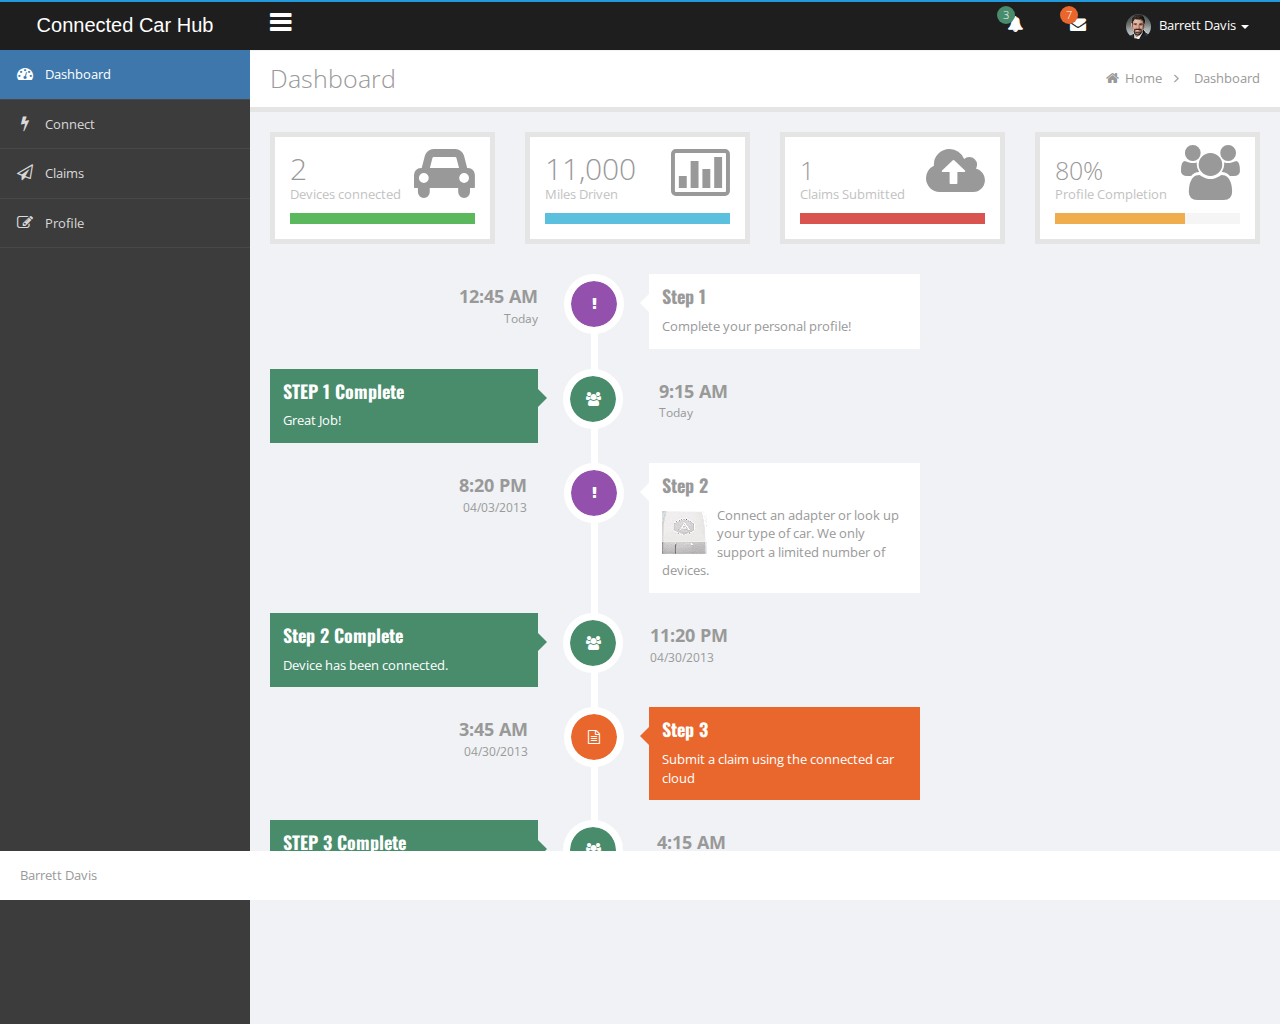
<file: Index.html>
<!DOCTYPE html>
<html lang="en">
<head>
    <title>Dashboard | Dashboard</title>
    <meta charset="utf-8">
    <meta http-equiv="X-UA-Compatible" content="IE=edge,chrome=1">
    <meta name="viewport" content="width=device-width, initial-scale=1.0">
    <link rel="shortcut icon" href="images/icons/favicon.ico">
    <link rel="apple-touch-icon" href="images/icons/favicon.png">
    <link rel="apple-touch-icon" sizes="72x72" href="images/icons/favicon-72x72.png">
    <link rel="apple-touch-icon" sizes="114x114" href="images/icons/favicon-114x114.png">
    <!--Loading bootstrap css-->
    <link type="text/css" rel="stylesheet" href="http://fonts.googleapis.com/css?family=Open+Sans:400italic,400,300,700">
    <link type="text/css" rel="stylesheet" href="http://fonts.googleapis.com/css?family=Oswald:400,700,300">
    <link type="text/css" rel="stylesheet" href="styles/jquery-ui-1.10.4.custom.min.css">
    <link type="text/css" rel="stylesheet" href="styles/font-awesome.min.css">
    <link type="text/css" rel="stylesheet" href="styles/bootstrap.min.css">
    <link type="text/css" rel="stylesheet" href="styles/animate.css">
    <link type="text/css" rel="stylesheet" href="styles/all.css">
    <link type="text/css" rel="stylesheet" href="styles/main.css">
    <link type="text/css" rel="stylesheet" href="styles/style-responsive.css">
    <link type="text/css" rel="stylesheet" href="styles/zabuto_calendar.min.css">
    <link type="text/css" rel="stylesheet" href="styles/pace.css">
    <link type="text/css" rel="stylesheet" href="styles/jquery.news-ticker.css">
</head>
<body>
    <div>
                <!--BEGIN BACK TO TOP-->
        <a id="totop" href="#"><i class="fa fa-angle-up"></i></a>
        <!--END BACK TO TOP-->
        <!--BEGIN TOPBAR-->
        <div id="header-topbar-option-demo" class="page-header-topbar">
            <nav id="topbar" role="navigation" style="margin-bottom: 0;" data-step="3" class="navbar navbar-default navbar-static-top">
            <div class="navbar-header">
                <button type="button" data-toggle="collapse" data-target=".sidebar-collapse" class="navbar-toggle"><span class="sr-only">Toggle navigation</span><span class="icon-bar"></span><span class="icon-bar"></span><span class="icon-bar"></span></button>
                <a id="logo" href="index.html" class="navbar-brand"><span class="fa fa-rocket"></span><span class="logo-text">Connected Car Hub</span><span style="display: none" class="logo-text-icon">µ</span></a></div>
            <div class="topbar-main"><a id="menu-toggle" href="#" class="hidden-xs"><i class="fa fa-bars"></i></a>
                
               
                <div class="news-update-box hidden-xs"><span class="text-uppercase mrm pull-left text-white">Welcome to our site!</span>
                    
                </div>
                <ul class="nav navbar navbar-top-links navbar-right mbn">
                    <li class="dropdown"><a data-hover="dropdown" href="#" class="dropdown-toggle"><i class="fa fa-bell fa-fw"></i><span class="badge badge-green">3</span></a>
                        
                    </li>
                    <li class="dropdown"><a data-hover="dropdown" href="#" class="dropdown-toggle"><i class="fa fa-envelope fa-fw"></i><span class="badge badge-orange">7</span></a>
                        
                    </li>
                   
                    <li class="dropdown topbar-user"><a data-hover="dropdown" href="#" class="dropdown-toggle"><img src="images/avatar/48.jpg" alt="" class="img-responsive img-circle"/>&nbsp;<span class="hidden-xs">Barrett Davis</span>&nbsp;<span class="caret"></span></a>
                        <ul class="dropdown-menu dropdown-user pull-right">
                            <li><a href="#"><i class="fa fa-user"></i>My Profile</a></li>
                            <li><a href="#"><i class="fa fa-envelope"></i>My Inbox<span class="badge badge-danger">7</span></a></li>
                            <li class="divider"></li>
                            <li><a href="Login.html"><i class="fa fa-key"></i>Log Out</a></li>
                        </ul>
                    </li>
                    
                </ul>
            </div>
        </nav>
            
        </div>
        <!--END TOPBAR-->
        <div id="wrapper">
           <!--BEGIN SIDEBAR MENU-->
            <nav id="sidebar" role="navigation" data-step="2" data-intro="Template has &lt;b&gt;many navigation styles&lt;/b&gt;"
                data-position="right" class="navbar-default navbar-static-side">
            <div class="sidebar-collapse menu-scroll">
                <ul id="side-menu" class="nav">
                    
                     <div class="clearfix"></div>
                    <li class="active"><a href="Index.html"><i class="fa fa-tachometer fa-fw">
                        <div class="icon-bg bg-orange"></div>
                    </i><span class="menu-title">Dashboard</span></a></li>
                    <li><a href="Connect.html"><i class="fa fa-bolt" fa-fw>
                        <div class="icon-bg bg-pink"></div>
                    </i><span class="menu-title">Connect</span></a>
                    </li>
                    <li><a href="Claims.html"><i class="fa fa-send-o fa-fw">
                        <div class="icon-bg bg-green"></div>
                    </i><span class="menu-title">Claims</span></a>
                       
                    </li>
                    <li><a href="Profile.html"><i class="fa fa-edit fa-fw">
                        <div class="icon-bg bg-violet"></div>
                    </i><span class="menu-title">Profile</span></a>
                      
                    </li>
                    
                </ul>
            </div>
        </nav>
            <!--END SIDEBAR MENU-->
            
            <!--BEGIN PAGE WRAPPER-->
            <div id="page-wrapper">
                <!--BEGIN TITLE & BREADCRUMB PAGE-->
                <div id="title-breadcrumb-option-demo" class="page-title-breadcrumb">
                    <div class="page-header pull-left">
                        <div class="page-title">
                            Dashboard</div>
                    </div>
                    <ol class="breadcrumb page-breadcrumb pull-right">
                        <li><i class="fa fa-home"></i>&nbsp;<a href="dashboard.html">Home</a>&nbsp;&nbsp;<i class="fa fa-angle-right"></i>&nbsp;&nbsp;</li>
                        <li class="hidden"><a href="#">Dashboard</a>&nbsp;&nbsp;<i class="fa fa-angle-right"></i>&nbsp;&nbsp;</li>
                        <li class="active">Dashboard</li>
                    </ol>
                    <div class="clearfix">
                    </div>
                </div>
                <!--END TITLE & BREADCRUMB PAGE-->
                <!--BEGIN CONTENT-->
                <div class="page-content">
                    <div id="tab-general">
                        <div id="sum_box" class="row mbl">
                            <div class="col-sm-6 col-md-3">
                                <div class="panel profit db mbm">
                                    <div class="panel-body">
                                        <p class="icon">
                                            <i class="icon fa fa-car"></i>
                                        </p>
                                        <h4 class="value">
                                            2
                                            </h4>
                                        <p class="description">
                                            Devices connected</p>
                                        <div class="progress progress-sm mbn">
                                            <div role="progressbar" aria-valuenow="80" aria-valuemin="0" aria-valuemax="100"
                                                style="width: 100%;" class="progress-bar progress-bar-success">
                                                <span class="sr-only">80% Complete (success)</span></div>
                                        </div>
                                    </div>
                                </div>
                            </div>
                            <div class="col-sm-6 col-md-3">
                                <div class="panel db mbm">
                                    <div class="panel-body">
                                        <p class="icon">
                                            <i class="icon fa fa-bar-chart-o"></i>
                                        </p>
                                        <h4 class="value">
                                            <span>11,000</span><span></span></h4>
                                        <p class="description">
                                            Miles Driven</p>
                                        <div class="progress progress-sm mbn">
                                            <div role="progressbar" aria-valuenow="60" aria-valuemin="0" aria-valuemax="100"
                                                style="width: 100%;" class="progress-bar progress-bar-info">
                                                <span class="sr-only">60% Complete (success)</span></div>
                                        </div>
                                    </div>
                                </div>
                            </div>
                            <div class="col-sm-6 col-md-3">
                                <div class="panel db mbm">
                                    <div class="panel-body">
                                        <p class="icon">
                                            <i class="icon fa fa-cloud-upload"></i>
                                        </p>
                                        <h4 class="value">
                                            <span>1</span></h4>
                                        <p class="description">
                                            Claims Submitted</p>
                                        <div class="progress progress-sm mbn">
                                            <div role="progressbar" aria-valuenow="50" aria-valuemin="0" aria-valuemax="100"
                                                style="width: 100%;" class="progress-bar progress-bar-danger">
                                                <span class="sr-only">50% Complete (success)</span></div>
                                        </div>
                                    </div>
                                </div>
                            </div>
                            <div class="col-sm-6 col-md-3">
                                <div class="panel visit db mbm">
                                    <div class="panel-body">
                                        <p class="icon">
                                            <i class="icon fa fa-group"></i>
                                        </p>
                                        <h4 class="value">
                                            <span>80%</span></h4>
                                        <p class="description">
                                            Profile Completion</p>
                                        <div class="progress progress-sm mbn">
                                            <div role="progressbar" aria-valuenow="70" aria-valuemin="0" aria-valuemax="100"
                                                style="width: 70%;" class="progress-bar progress-bar-warning">
                                                <span class="sr-only">70% Complete (success)</span></div>
                                        </div>
                                    </div>
                                </div>
                            </div>
                        </div>
                        
                        </div>
                        <div class="row">
                            <div class="col-lg-8">
                                <div class="timeline-centered timeline-sm">
                                    <article class="timeline-entry">
                                    <div class="timeline-entry-inner">
                                        <time datetime="2014-01-10T03:45" class="timeline-time"><span>12:45 AM</span><span>Today</span></time>
                                        <div class="timeline-icon bg-violet"><i class="fa fa-exclamation"></i></div>
                                        <div class="timeline-label"><h4 class="timeline-title">Step 1</h4>

                                            <p>Complete your personal profile!</p></div>
                                    </div>
                                </article>
                                    <article class="timeline-entry left-aligned">
                                    <div class="timeline-entry-inner">
                                        <time datetime="2014-01-10T03:45" class="timeline-time"><span>9:15 AM</span><span>Today</span></time>
                                        <div class="timeline-icon bg-green"><i class="fa fa-group"></i></div>
                                        <div class="timeline-label bg-green"><h4 class="timeline-title">STEP 1 Complete</h4>

                                            <p>Great Job!</p></div>
                                    </div>
                                </article>
                                    <article class="timeline-entry">
                                    <div class="timeline-entry-inner">
                                        <time datetime="2014-01-09T13:22" class="timeline-time"><span>8:20 PM</span><span>04/03/2013</span></time>
                                       <div class="timeline-icon bg-violet"><i class="fa fa-exclamation"></i></div>
                                        <div class="timeline-label"><h4 class="timeline-title">Step 2</h4>

                                            <p><img src="images/Car2Claim/Automatic_Adapter_iPhone6_45_45.jpg" alt="" class="timeline-img pull-left"/>Connect an adapter or look up your type of car. We only support a limited number of devices.</p></div>
                                    </div>
                                       <div class="timeline-entry-inner">
                                        
                                    </div>
                                </article>
                                    
                                     <article class="timeline-entry left-aligned">
                                    <div class="timeline-entry-inner">
                                        <time datetime="2014-01-09T13:22" class="timeline-time"><span>11:20 PM</span><span>04/30/2013</span></time>
                                          <div class="timeline-icon bg-green"><i class="fa fa-group"></i></div>
                                        <div class="timeline-label bg-green"><h4 class="timeline-title">Step 2 Complete</h4>

                                           <p>Device has been connected.</p>
                                    </div>
                                        
                                         </div>
                                      
                                </article>
                                         
                                         <article class="timeline-entry">
                                    <div class="timeline-entry-inner">
                                        <time datetime="2014-01-10T03:45" class="timeline-time"><span>3:45 AM</span><span>04/30/2013</span></time>
                                        <div class="timeline-icon bg-orange"><i class="fa fa-file-text-o"></i></div>
                                        <div class="timeline-label bg-orange"><h4 class="timeline-title">Step 3</h4>

                                            <p>Submit a claim using the connected car cloud</p></div>
                                    </div>
                                </article>
                                    <article class="timeline-entry left-aligned">
                                    <div class="timeline-entry-inner">
                                        <time datetime="2014-01-10T03:45" class="timeline-time"><span>4:15 AM</span><span>T04/30/2013</span></time>
                                        <div class="timeline-icon bg-green"><i class="fa fa-group"></i></div>
                                        <div class="timeline-label bg-green"><h4 class="timeline-title">STEP 3 Complete</h4>

                                            <p>Great Job!</p></div>
                                    </div>
                                </article>
                                
                                </div>
                                    
                            </div>
                            <!--<div class="col-lg-4">
                            <div id="my-calendar"></div>
                        </div>-->
                            <div class="col-lg-4">
                                <div class="page-content">
                                    <div class="row">
                                       
                                    </div>
                                </div>
                            </div>
                            
                        </div>
                    </div>
                </div>
                <!--END CONTENT-->
                <!--BEGIN FOOTER-->
                <div id="footer">
                    <div class="copyright">
                        <a href="www.google.com">Barrett Davis</a></div>
                </div>
                <!--END FOOTER-->
            </div>
            <!--END PAGE WRAPPER-->
       
    </div>


    <script src="script/jquery-1.10.2.min.js"></script>
    <script src="script/jquery-migrate-1.2.1.min.js"></script>
    <script src="script/jquery-ui.js"></script>
    <script src="script/bootstrap.min.js"></script>
    <script src="script/bootstrap-hover-dropdown.js"></script>
    <script src="script/html5shiv.js"></script>
    <script src="script/respond.min.js"></script>
    <script src="script/jquery.metisMenu.js"></script>
    <script src="script/jquery.slimscroll.js"></script>
    <script src="script/jquery.cookie.js"></script>
    <script src="script/icheck.min.js"></script>
    <script src="script/custom.min.js"></script>
    <script src="script/jquery.news-ticker.js"></script>
    <script src="script/jquery.menu.js"></script>
    <script src="script/pace.min.js"></script>
    <script src="script/holder.js"></script>
    <script src="script/responsive-tabs.js"></script>
    <script src="script/jquery.flot.js"></script>
    <script src="script/jquery.flot.categories.js"></script>
    <script src="script/jquery.flot.pie.js"></script>
    <script src="script/jquery.flot.tooltip.js"></script>
    <script src="script/jquery.flot.resize.js"></script>
    <script src="script/jquery.flot.fillbetween.js"></script>
    <script src="script/jquery.flot.stack.js"></script>
    <script src="script/jquery.flot.spline.js"></script>
    <script src="script/zabuto_calendar.min.js"></script>
    <script src="script/index.js"></script>
    <!--LOADING SCRIPTS FOR CHARTS-->
    <script src="script/highcharts.js"></script>
    <script src="script/data.js"></script>
    <script src="script/drilldown.js"></script>
    <script src="script/exporting.js"></script>
    <script src="script/highcharts-more.js"></script>
    <script src="script/charts-highchart-pie.js"></script>
    <script src="script/charts-highchart-more.js"></script>
    <!--CORE JAVASCRIPT-->
    <script src="script/main.js"></script>
    <script>        (function (i, s, o, g, r, a, m) {
            i['GoogleAnalyticsObject'] = r;
            i[r] = i[r] || function () {
                (i[r].q = i[r].q || []).push(arguments)
            }, i[r].l = 1 * new Date();
            a = s.createElement(o),
            m = s.getElementsByTagName(o)[0];
            a.async = 1;
            a.src = g;
            m.parentNode.insertBefore(a, m)
        })(window, document, 'script', '//www.google-analytics.com/analytics.js', 'ga');
        ga('create', 'UA-145464-12', 'auto');
        ga('send', 'pageview');


</script>
</body>
</html>
</file>
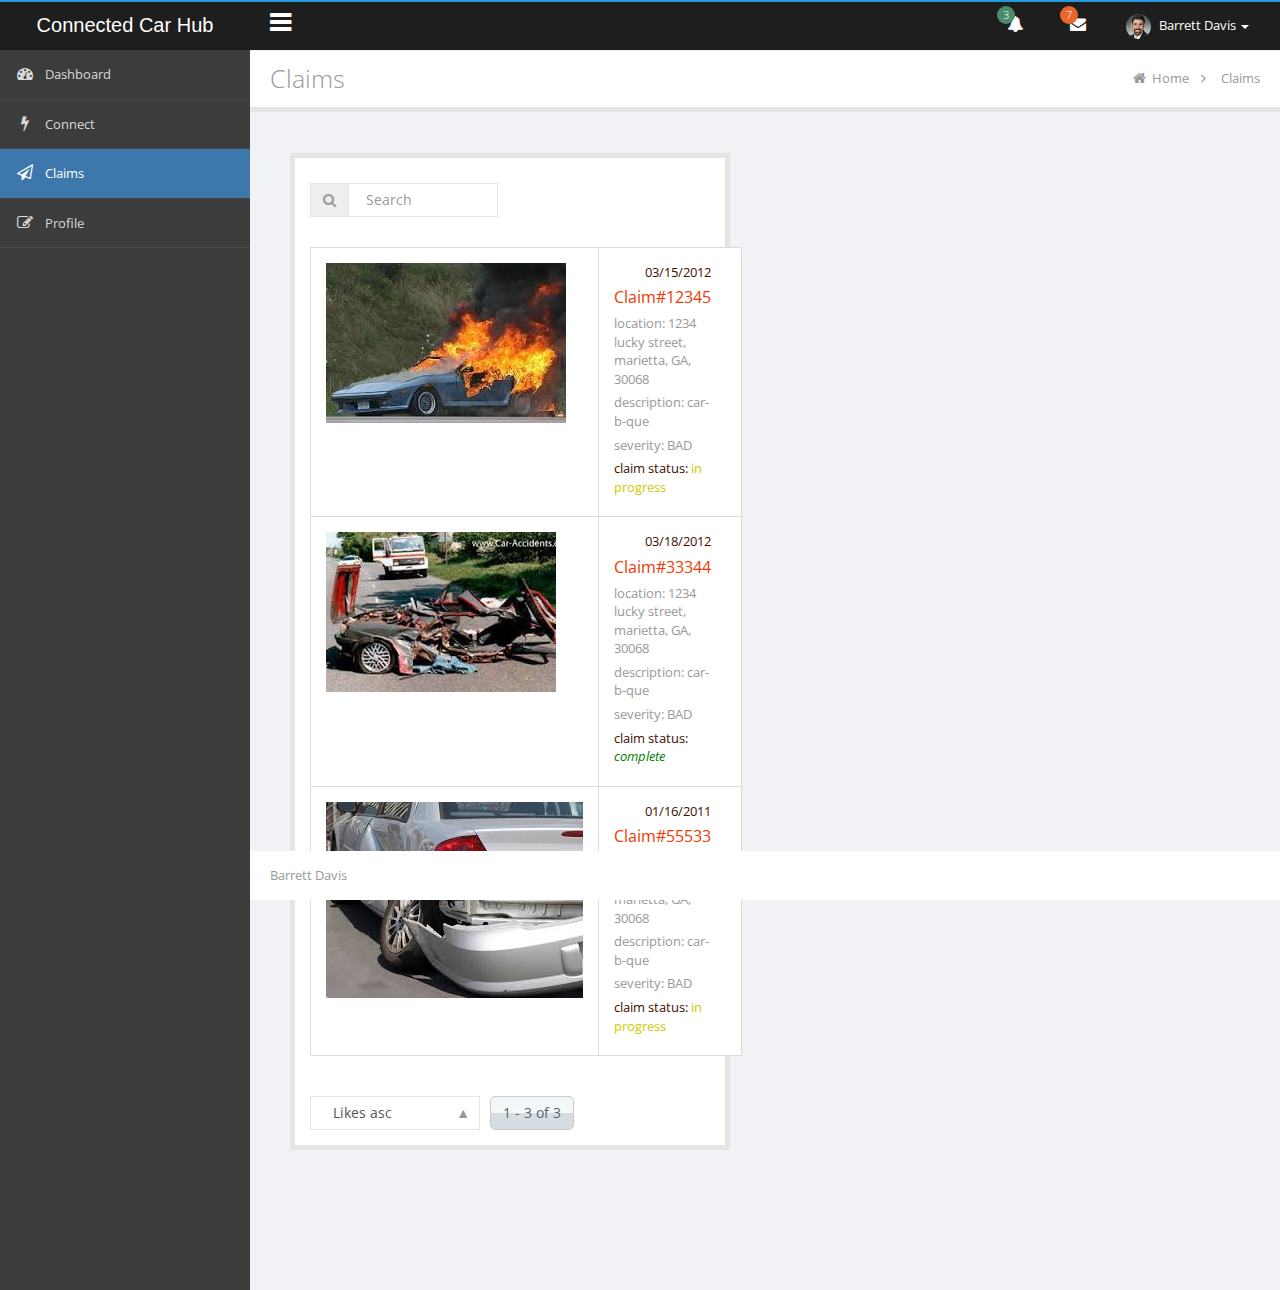
<file: Claims.html>
<!DOCTYPE html>
<html lang="en">
<head>
    <title>Claims | Claims</title>
    <meta charset="utf-8">
    <meta http-equiv="X-UA-Compatible" content="IE=edge,chrome=1">
    <meta name="viewport" content="width=device-width, initial-scale=1.0">
    <link rel="shortcut icon" href="images/icons/favicon.ico">
    <link rel="apple-touch-icon" href="images/icons/favicon.png">
    <link rel="apple-touch-icon" sizes="72x72" href="images/icons/favicon-72x72.png">
    <link rel="apple-touch-icon" sizes="114x114" href="images/icons/favicon-114x114.png">
    <!--Loading bootstrap css-->
    <link type="text/css" rel="stylesheet" href="http://fonts.googleapis.com/css?family=Open+Sans:400italic,400,300,700">
    <link type="text/css" rel="stylesheet" href="http://fonts.googleapis.com/css?family=Oswald:400,700,300">
    <link type="text/css" rel="stylesheet" href="styles/jquery-ui-1.10.4.custom.min.css">
    <link type="text/css" rel="stylesheet" href="styles/font-awesome.min.css">
    <link type="text/css" rel="stylesheet" href="styles/bootstrap.min.css">
    <link type="text/css" rel="stylesheet" href="styles/animate.css">
    <link type="text/css" rel="stylesheet" href="styles/all.css">
    <link type="text/css" rel="stylesheet" href="styles/main.css">
    <link type="text/css" rel="stylesheet" href="styles/style-responsive.css">
    <link type="text/css" rel="stylesheet" href="styles/zabuto_calendar.min.css">
    <link type="text/css" rel="stylesheet" href="styles/pace.css">
    <link type="text/css" rel="stylesheet" href="styles/jquery.news-ticker.css">
     <link type="text/css" rel="stylesheet" href="styles/jplist-custom.css">
</head>
  <style>
.like em {
  color: green;
}
      .like em1 {
  color: #cccc00;
}
</style>  
    
<body>
    <div>
                <!--BEGIN BACK TO TOP-->
        <a id="totop" href="#"><i class="fa fa-angle-up"></i></a>
        <!--END BACK TO TOP-->
        <!--BEGIN TOPBAR-->
        <div id="header-topbar-option-demo" class="page-header-topbar">
            <nav id="topbar" role="navigation" style="margin-bottom: 0;" data-step="3" class="navbar navbar-default navbar-static-top">
            <div class="navbar-header">
                <button type="button" data-toggle="collapse" data-target=".sidebar-collapse" class="navbar-toggle"><span class="sr-only">Toggle navigation</span><span class="icon-bar"></span><span class="icon-bar"></span><span class="icon-bar"></span></button>
                <a id="logo" href="index.html" class="navbar-brand"><span class="fa fa-rocket"></span><span class="logo-text">Connected Car Hub</span><span style="display: none" class="logo-text-icon">µ</span></a></div>
            <div class="topbar-main"><a id="menu-toggle" href="#" class="hidden-xs"><i class="fa fa-bars"></i></a>
                
               
                <div class="news-update-box hidden-xs"><span class="text-uppercase mrm pull-left text-white">Welcome to our site!</span>
                    
                </div>
                <ul class="nav navbar navbar-top-links navbar-right mbn">
                    <li class="dropdown"><a data-hover="dropdown" href="#" class="dropdown-toggle"><i class="fa fa-bell fa-fw"></i><span class="badge badge-green">3</span></a>
                        
                    </li>
                    <li class="dropdown"><a data-hover="dropdown" href="#" class="dropdown-toggle"><i class="fa fa-envelope fa-fw"></i><span class="badge badge-orange">7</span></a>
                        
                    </li>
                   
                    <li class="dropdown topbar-user"><a data-hover="dropdown" href="#" class="dropdown-toggle"><img src="images/avatar/48.jpg" alt="" class="img-responsive img-circle"/>&nbsp;<span class="hidden-xs">Barrett Davis</span>&nbsp;<span class="caret"></span></a>
                        <ul class="dropdown-menu dropdown-user pull-right">
                            <li><a href="#"><i class="fa fa-user"></i>My Profile</a></li>
                            <li><a href="#"><i class="fa fa-envelope"></i>My Inbox<span class="badge badge-danger">7</span></a></li>
                            <li class="divider"></li>
                            <li><a href="Login.html"><i class="fa fa-key"></i>Log Out</a></li>
                        </ul>
                    </li>
                    
                </ul>
            </div>
        </nav>
            
        </div>
        <!--END TOPBAR-->
        <div id="wrapper">
            <!--BEGIN SIDEBAR MENU-->
            <nav id="sidebar" role="navigation" data-step="2" data-intro="Template has &lt;b&gt;many navigation styles&lt;/b&gt;"
                data-position="right" class="navbar-default navbar-static-side">
            <div class="sidebar-collapse menu-scroll">
                <ul id="side-menu" class="nav">
                    
                     <div class="clearfix"></div>
                    <li><a href="Index.html"><i class="fa fa-tachometer fa-fw">
                        <div class="icon-bg bg-orange"></div>
                    </i><span class="menu-title">Dashboard</span></a></li>
                    <li><a href="Connect.html"><i class="fa fa-bolt" fa-fw>
                        <div class="icon-bg bg-pink"></div>
                    </i><span class="menu-title">Connect</span></a>
                    </li>
                    <li  class="active"><a href="Claims.html"><i class="fa fa-send-o fa-fw">
                        <div class="icon-bg bg-green"></div>
                    </i><span class="menu-title">Claims</span></a>
                       
                    </li>
                    <li><a href="Profile.html"><i class="fa fa-edit fa-fw">
                        <div class="icon-bg bg-violet"></div>
                    </i><span class="menu-title">Profile</span></a>
                      
                    </li>
                    
                </ul>
            </div>
        </nav>
            <!--END SIDEBAR MENU-->
          
          
            <div id="page-wrapper">
                <!--BEGIN TITLE & BREADCRUMB PAGE-->
                <div id="title-breadcrumb-option-demo" class="page-title-breadcrumb">
                    <div class="page-header pull-left">
                        <div class="page-title">
                            Claims</div>
                    </div>
                    <ol class="breadcrumb page-breadcrumb pull-right">
                        <li><i class="fa fa-home"></i>&nbsp;<a href="dashboard.html">Home</a>&nbsp;&nbsp;<i class="fa fa-angle-right"></i>&nbsp;&nbsp;</li>
                        <li class="hidden"><a href="#">Claims</a>&nbsp;&nbsp;<i class="fa fa-angle-right"></i>&nbsp;&nbsp;</li>
                        <li class="active">Claims</li>
                    </ol>
                    <div class="clearfix">
                    </div>
                </div>
                <!--END TITLE & BREADCRUMB PAGE-->
                <!--BEGIN CONTENT-->
                <div class="page-content">
                    <div id="tab-general">
                        <div class="row mbl">
                            <div class="col-lg-12">
                                
                                            <div class="col-md-12">
                                                <div id="area-chart-spline" style="width: 100%; height: 300px; display: none;">
                                                </div>
                                            </div>
                                
                            </div>

                            <div class="col-lg-6">
                            
                            <div class="page-content">
                <div class="row">
                    <div class="col-lg-12">
                        <div class="panel">
                            <div class="panel-body">
                                <div id="grid-layout-table-1" class="box jplist">
                                    <div class="jplist-ios-button"><i class="fa fa-sort"></i>jPList Actions</div>
                                    <div class="jplist-panel box panel-top">
                                                                              
                                        
                                        <div class="text-filter-box">
                                            <div class="input-group"><span class="input-group-addon"><i class="fa fa-search"></i></span><input data-path=".title" type="text" value="" placeholder="Search" data-control-type="textbox" data-control-name="title-filter" data-control-action="filter" class="form-control"/></div>
                                        </div>
                                    </div>
                                    <div class="box text-shadow">
                                        <table class="demo-tbl"><!--<item>1</item>-->
                                            <tr class="tbl-item"><!--<img/>-->
                                                <td class="img"><img src="images\Car2Claim\carfire1.jpg" alt="" title=""/></td>
                                                <!--<data></data>-->
                                                <td class="td-block"><p class="date">03/15/2012</p>

                                     <p class="title">Claim#12345</p>

                                     <p class="desc">location: 1234 lucky street, marietta, GA, 30068</p>
                                     <p class="desc">description: car-b-que</p>
                                     <p class="desc">severity: BAD</p>
                                     <p class="like">claim status: <em1>in progress</em1></p></td>
                                            </tr>
                                            <!--<item>2</item>-->
                                            <tr class="tbl-item"><!--<img/>-->
                                                <td class="img"><img src="images\Car2Claim\carwreck1.jpg" alt="" title=""/></td>
                                                <!--<data></data>-->
                                                <td class="td-block"><p class="date">03/18/2012</p>

                                      <p class="title">Claim#33344</p>

                                      <p class="desc">location: 1234 lucky street, marietta, GA, 30068</p>
                                      <p class="desc">description: car-b-que</p>
                                      <p class="desc">severity: BAD</p>
                                      <p class="like">claim status: <em>complete</em></p></td>
                                            </tr>
                                            <!--<item>3</item>-->
                                            <tr class="tbl-item"><!--<img/>-->
                                                <td class="img"><img src="images\Car2Claim\carwreck2.jpg" alt="" title=""/></td>
                                                <!--<data></data>-->
                                                <td class="td-block"><p class="date">01/16/2011</p>

                                        <p class="title">Claim#55533</p>

                                         <p class="desc">location: 1234 lucky street, marietta, GA, 30068</p>
                                         <p class="desc">description: car-b-que</p>
                                         <p class="desc">severity: BAD</p>
                                         <p class="like">claim status: <em1>in progress</em1></p></td>
                                                
                                            </tr>
                                           
                                        </table>
                                    </div>
                                    <div class="box jplist-no-results text-shadow align-center"><p>No results found</p></div>
                                    <div class="jplist-ios-button"><i class="fa fa-sort"></i>jPList Actions</div>
                                    <div class="jplist-panel box panel-bottom">
                                      
                                        <div data-control-type="drop-down" data-control-name="sort" data-control-action="sort" data-control-animate-to-top="true" data-datetime-format="{month}/{day}/{year}" class="jplist-drop-down form-control">
                                            <ul class="dropdown-menu">
                                                <li><span data-path="default">Sort by</span></li>
                                                <li><span data-path=".title" data-order="asc" data-type="text">Title A-Z</span></li>
                                                <li><span data-path=".title" data-order="desc" data-type="text">Title Z-A</span></li>
                                                <li><span data-path=".desc" data-order="asc" data-type="text">Description A-Z</span></li>
                                                <li><span data-path=".desc" data-order="desc" data-type="text">Description Z-A</span></li>
                                                <li><span data-path=".like" data-order="asc" data-type="number" data-default="true">Likes asc</span></li>
                                                <li><span data-path=".like" data-order="desc" data-type="number">Likes desc</span></li>
                                                <li><span data-path=".date" data-order="asc" data-type="datetime">Date asc</span></li>
                                                <li><span data-path=".date" data-order="desc" data-type="datetime">Date desc</span></li>
                                            </ul>
                                        </div>
                                        <div data-type="{start} - {end} of {all}" data-control-type="pagination-info" data-control-name="paging" data-control-action="paging" class="jplist-label btn btn-default"></div>
                                        <div data-control-type="pagination" data-control-name="paging" data-control-action="paging" data-control-animate-to-top="true" class="jplist-pagination"></div>
                                    </div>
                                </div>
                            </div>
                        </div>
                    </div>
                </div>
            </div>
                            
                            </div>
                            
                        </div>
                    </div>
                </div>
                <!--END CONTENT-->
                <!--BEGIN FOOTER-->
                <div id="footer">
                    <div class="copyright">
                        <a href="http://google.com">Barrett Davis</a></div>
                </div>
                <!--END FOOTER-->
            </div>
            <!--END PAGE WRAPPER-->
        </div>
    </div>
    <script src="script/jquery-1.10.2.min.js"></script>
    <script src="script/jquery-migrate-1.2.1.min.js"></script>
    <script src="script/jquery-ui.js"></script>
    <script src="script/bootstrap.min.js"></script>
    <script src="script/bootstrap-hover-dropdown.js"></script>
    <script src="script/html5shiv.js"></script>
    <script src="script/respond.min.js"></script>
    <script src="script/jquery.metisMenu.js"></script>
    <script src="script/jquery.slimscroll.js"></script>
    <script src="script/jquery.cookie.js"></script>
    <script src="script/icheck.min.js"></script>
    <script src="script/custom.min.js"></script>
    <script src="script/jquery.news-ticker.js"></script>
    <script src="script/jquery.menu.js"></script>
    <script src="script/pace.min.js"></script>
    <script src="script/holder.js"></script>
    <script src="script/responsive-tabs.js"></script>
    <script src="script/jquery.flot.js"></script>
    <script src="script/jquery.flot.categories.js"></script>
    <script src="script/jquery.flot.pie.js"></script>
    <script src="script/jquery.flot.tooltip.js"></script>
    <script src="script/jquery.flot.resize.js"></script>
    <script src="script/jquery.flot.fillbetween.js"></script>
    <script src="script/jquery.flot.stack.js"></script>
    <script src="script/jquery.flot.spline.js"></script>
    <script src="script/zabuto_calendar.min.js"></script>
    <script src="script/index.js"></script>
    <script src="script/highcharts.js"></script>
    <script src="script/data.js"></script>
    <script src="script/drilldown.js"></script>
    <script src="script/exporting.js"></script>
    <script src="script/highcharts-more.js"></script>
    <script src="script/charts-highchart-pie.js"></script>
    <script src="script/charts-highchart-more.js"></script>
    <script src="script/modernizr.min.js"></script>
    <script src="script/jplist.min.js"></script>
    <script src="script/jplist.js"></script>

    <!--CORE JAVASCRIPT-->
    <script src="script/main.js"></script>
    <script>        (function (i, s, o, g, r, a, m) {
            i['GoogleAnalyticsObject'] = r;
            i[r] = i[r] || function () {
                (i[r].q = i[r].q || []).push(arguments)
            }, i[r].l = 1 * new Date();
            a = s.createElement(o),
            m = s.getElementsByTagName(o)[0];
            a.async = 1;
            a.src = g;
            m.parentNode.insertBefore(a, m)
        })(window, document, 'script', '//www.google-analytics.com/analytics.js', 'ga');
        ga('create', 'UA-145464-12', 'auto');
        ga('send', 'pageview');


</script>
</body>
</html>
</file>
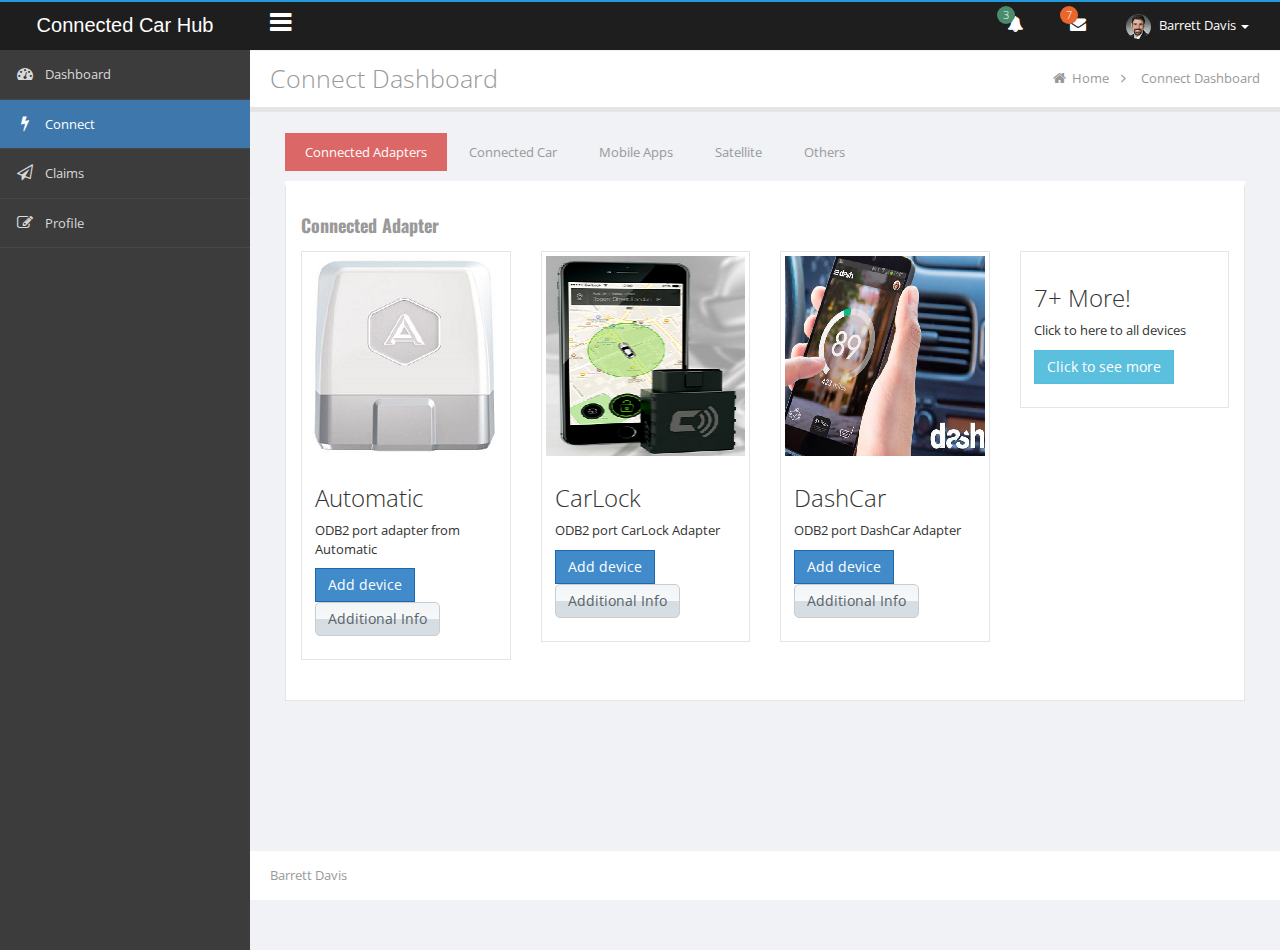
<file: Connect.html>
<!DOCTYPE html>
<html lang="en">
<head>
    <title>Connect Dashboard</title>
    <meta charset="utf-8">
    <meta http-equiv="X-UA-Compatible" content="IE=edge,chrome=1">
    <meta name="viewport" content="width=device-width, initial-scale=1.0">
    <link rel="shortcut icon" href="images/icons/favicon.ico">
    <link rel="apple-touch-icon" href="images/icons/favicon.png">
    <link rel="apple-touch-icon" sizes="72x72" href="images/icons/favicon-72x72.png">
    <link rel="apple-touch-icon" sizes="114x114" href="images/icons/favicon-114x114.png">
    <!--Loading bootstrap css-->
    <link type="text/css" rel="stylesheet" href="http://fonts.googleapis.com/css?family=Open+Sans:400italic,400,300,700">
    <link type="text/css" rel="stylesheet" href="http://fonts.googleapis.com/css?family=Oswald:400,700,300">
    <link type="text/css" rel="stylesheet" href="styles/jquery-ui-1.10.4.custom.min.css">
    <link type="text/css" rel="stylesheet" href="styles/font-awesome.min.css">
    <link type="text/css" rel="stylesheet" href="styles/bootstrap.min.css">
    <link type="text/css" rel="stylesheet" href="styles/animate.css">
    <link type="text/css" rel="stylesheet" href="styles/all.css">
    <link type="text/css" rel="stylesheet" href="styles/main.css">
    <link type="text/css" rel="stylesheet" href="styles/style-responsive.css">
    <link type="text/css" rel="stylesheet" href="styles/zabuto_calendar.min.css">
    <link type="text/css" rel="stylesheet" href="styles/pace.css">
    <link type="text/css" rel="stylesheet" href="styles/jquery.news-ticker.css">
</head>
<body>
    <div>
                <!--BEGIN BACK TO TOP-->
        <a id="totop" href="#"><i class="fa fa-angle-up"></i></a>
        <!--END BACK TO TOP-->
        <!--BEGIN TOPBAR-->
        <div id="header-topbar-option-demo" class="page-header-topbar">
            <nav id="topbar" role="navigation" style="margin-bottom: 0;" data-step="3" class="navbar navbar-default navbar-static-top">
            <div class="navbar-header">
                <button type="button" data-toggle="collapse" data-target=".sidebar-collapse" class="navbar-toggle"><span class="sr-only">Toggle navigation</span><span class="icon-bar"></span><span class="icon-bar"></span><span class="icon-bar"></span></button>
                <a id="logo" href="index.html" class="navbar-brand"><span class="fa fa-rocket"></span><span class="logo-text">Connected Car Hub</span><span style="display: none" class="logo-text-icon">µ</span></a></div>
            <div class="topbar-main"><a id="menu-toggle" href="#" class="hidden-xs"><i class="fa fa-bars"></i></a>
                
               
                <div class="news-update-box hidden-xs"><span class="text-uppercase mrm pull-left text-white">Welcome to our site!</span>
                    
                </div>
                <ul class="nav navbar navbar-top-links navbar-right mbn">
                    <li class="dropdown"><a data-hover="dropdown" href="#" class="dropdown-toggle"><i class="fa fa-bell fa-fw"></i><span class="badge badge-green">3</span></a>
                        
                    </li>
                    <li class="dropdown"><a data-hover="dropdown" href="#" class="dropdown-toggle"><i class="fa fa-envelope fa-fw"></i><span class="badge badge-orange">7</span></a>
                        
                    </li>
                   
                    <li class="dropdown topbar-user"><a data-hover="dropdown" href="#" class="dropdown-toggle"><img src="images/avatar/48.jpg" alt="" class="img-responsive img-circle"/>&nbsp;<span class="hidden-xs">Barrett Davis</span>&nbsp;<span class="caret"></span></a>
                        <ul class="dropdown-menu dropdown-user pull-right">
                            <li><a href="#"><i class="fa fa-user"></i>My Profile</a></li>
                            <li><a href="#"><i class="fa fa-envelope"></i>My Inbox<span class="badge badge-danger">7</span></a></li>
                            <li class="divider"></li>
                            <li><a href="Login.html"><i class="fa fa-key"></i>Log Out</a></li>
                        </ul>
                    </li>
                    
                </ul>
            </div>
        </nav>
            
        </div>
        <!--END TOPBAR-->
        <div id="wrapper">
            <!--BEGIN SIDEBAR MENU-->
            <nav id="sidebar" role="navigation" data-step="2" data-intro="Template has &lt;b&gt;many navigation styles&lt;/b&gt;"
                data-position="right" class="navbar-default navbar-static-side">
            <div class="sidebar-collapse menu-scroll">
                <ul id="side-menu" class="nav">
                    
                     <div class="clearfix"></div>
                    <li><a href="Index.html"><i class="fa fa-tachometer fa-fw">
                        <div class="icon-bg bg-orange"></div>
                    </i><span class="menu-title">Dashboard</span></a></li>
                    <li class="active"><a href="Connect.html"><i class="fa fa-bolt" fa-fw>
                        <div class="icon-bg bg-pink"></div>
                    </i><span class="menu-title">Connect</span></a>
                    </li>
                    <li><a href="Claims.html"><i class="fa fa-send-o fa-fw">
                        <div class="icon-bg bg-green"></div>
                    </i><span class="menu-title">Claims</span></a>
                       
                    </li>
                    <li><a href="Profile.html"><i class="fa fa-edit fa-fw">
                        <div class="icon-bg bg-violet"></div>
                    </i><span class="menu-title">Profile</span></a>
                      
                    </li>
                    
                </ul>
            </div>
        </nav>
            <!--END SIDEBAR MENU-->
          
          
            <div id="page-wrapper">
                <!--BEGIN TITLE & BREADCRUMB PAGE-->
                <div id="title-breadcrumb-option-demo" class="page-title-breadcrumb">
                    <div class="page-header pull-left">
                        <div class="page-title">
                            Connect Dashboard</div>
                    </div>
                    <ol class="breadcrumb page-breadcrumb pull-right">
                        <li><i class="fa fa-home"></i>&nbsp;<a href="dashboard.html">Home</a>&nbsp;&nbsp;<i class="fa fa-angle-right"></i>&nbsp;&nbsp;</li>
                        <li class="hidden"><a href="#">Connect Dashboard</a>&nbsp;&nbsp;<i class="fa fa-angle-right"></i>&nbsp;&nbsp;</li>
                        <li class="active">Connect Dashboard</li>
                    </ol>
                    <div class="clearfix">
                    </div>
                </div>
                <!--END TITLE & BREADCRUMB PAGE-->
                <!--BEGIN CONTENT-->
                <div class="page-content">
                    <div id="tab-general">
                        <div class="row mbl">
                            <div class="col-lg-12">
                                
                                            <div class="col-md-12">
                                                <div id="area-chart-spline" style="width: 100%; height: 300px; display: none;">
                                                </div>
                                            </div>
                                
                            </div>

                            <div class="col-lg-12">
                            <div class="col-lg-12">
                        <ul id="generalTab" class="nav nav-tabs responsive">
                            <li class="active"><a href="#adapters" data-toggle="tab">Connected Adapters</a></li>
                            <li><a href="#connectedcar-tab" data-toggle="tab">Connected Car</a></li>
                            <li><a href="#mobileapps-tab" data-toggle="tab">Mobile Apps</a></li>
                            <li><a href="#satellite-tab" data-toggle="tab">Satellite</a></li>
                            <li><a href="#others-tab" data-toggle="tab">Others</a></li>
                        </ul>
                        <div id="generalTabContent" class="tab-content responsive">
                             <div id="adapters-tab" class="tab-pane fade in active">
                                <h4 class="box-heading">Connected Adapter</h4>
                                <div class="row">
                                    <div class="col-sm-6 col-md-3">
                                        <div class="thumbnail"><img src="images\Car2Claim\automatic-adapter-200-200.png"/>
                                            <div class="caption"><h3>Automatic</h3>
                                                <p>ODB2 port adapter from Automatic</p>
                                                <p><a href="http://automatic-thing.herokuapp.com/" role="button" class="btn btn-primary">Add device</a>&nbsp;<a href="#" role="button" class="btn btn-default">Additional Info</a></p></div>
                                        </div>
                                    </div>
                                    <div class="col-sm-6 col-md-3">
                                <div class="thumbnail"><img src="images\Car2Claim\carlock-200-200.png"/>

                                            <div class="caption"><h3>CarLock</h3>

                                                <p>ODB2 port CarLock Adapter</p>

                                                <p><a href="#" role="button" class="btn btn-primary">Add device</a>&nbsp;<a href="#" role="button" class="btn btn-default">Additional Info</a></p></div>
                                        </div>
                                    </div>
                                    <div class="col-sm-6 col-md-3">
                                        <div class="thumbnail"><img src="images\Car2Claim\dash-200-200.png"/>

                                            <div class="caption"><h3>DashCar</h3>

                                                <p>ODB2 port DashCar Adapter</p>

                                                <p><a href="#" role="button" class="btn btn-primary">Add device</a>&nbsp;<a href="#"                                                            role="button" class="btn btn-default">Additional Info</a></p></div>
                                        </div>
                                    </div>
                                    <div class="col-sm-6 col-md-3">
                                        <div class="thumbnail">

                                            <div class="caption"><h3>7+ More!</h3>

                                                <p>Click to here to all devices</p>

                                                <p><a href="#" role="button" class="btn btn-info">Click to see more</a>&nbsp;</p></div>
                                        </div>
                                    </div>
                                </div>
                            </div>
                                   <div id="connectedcar-tab" class="tab-pane">
                                <h4 class="box-heading">Connected Car Options</h4>
                                <div class="row">
                                    <div class="col-sm-6 col-md-3">
                                        <div class="thumbnail"><img src="images\Car2Claim\smart-device-link-logo.jpg"/>
                                            <div class="caption"><h3>SmartDeviceLink</h3>
                                                <p> SmartDeviceLink connects in-vehicle infotainment systems to smartphone applications allowing automakers the opportunity to provide customers with highly integrated connected experiences, and app developers with new and exciting ways of connecting with their customers.</p>
<p><a href="#" role="button" class="btn btn-primary">Connect Car</a>&nbsp;<a href="#"                                                            role="button" class="btn btn-default">Additional Info</a></p></div>
                                        </div>
                                    </div>
                                    <div class="col-sm-6 col-md-3">
                                        <div class="thumbnail"><img src="images\Car2Claim\OnStar-300-300.png"/>

                                            <div class="caption"><h3>OnStar</h3>

                                                <p>One push of the red emergency button gives you a priority connection to an OnStar Advisor who can direct emergency services to your exact location and offer critical assistance until help arrives. With OnStar, you're never alone.</p>

                                               <p><a href="#" role="button" class="btn btn-primary">Connect Car</a>&nbsp;<a href="#" role="button" class="btn btn-default">Additional Info</a></p></div>
                                        </div>
                                    </div>
                                    <div class="col-sm-6 col-md-3">
                                        <div class="thumbnail"><img src="images\Car2Claim\fordsync.jpg"/>

                                            <div class="caption"><h3>SYNC Ford</h3>

                                                <p>SYNC lets you use your voice to make a call, listen to music, voice-control, select apps with SYNC® AppLinkTM and much more. Voice-activated SYNC technology also helps you keep your eyes on the road and your hands on the wheel.</p>

                                                <p><a href="#" role="button" class="btn btn-primary">Connect Car</a>&nbsp;<a href="#" role="button" class="btn btn-default">Additional Info</a></p></div>
                                        </div>
                                    </div>
                                    <div class="col-sm-6 col-md-3">
                                        <div class="thumbnail"><img src="images\Car2Claim\safetyconnect-200-200.png"/>

                                            <div class="caption"><h3>Toyota Safety Connect</h3>

                                                <p>Safety Connect® helps after an emergency. Drivers can be connected to our 24/7 response center at the touch of a button. In case of an accident, Safety Conect® is like an added safety net. This service helps provide quick response and care from emergency service providers.</p>

                                               <p><a href="#" role="button" class="btn btn-primary">Connect Car</a>&nbsp;<a href="#" role="button" class="btn btn-default">Additional Info</a></p></div>
                                        </div>
                                    </div>
                                </div>
                                       
                                       <div class="row">
                                    <div class="col-sm-6 col-md-3">
                                        <div class="thumbnail"><img src="images\Car2Claim\bluelink.jpg"/>
                                            <div class="caption"><h3>Hyundai Blue Link</h3>
                                                <p>Blue Link is a dynamic and innovative connected car solution that combines safety, car care, remote functionality and infotainment into a complete package. It helps simplify the life of Hyundai owners and reduce distracted driving. Your local Hyundai Dealership can assist you in the enrollment process during your vehicle purchase or at any point in the future. </p>
                                                <p><a href="#" role="button" class="btn btn-primary">Connect Car</a>&nbsp;<a href="#" role="button" class="btn btn-default">Additional Info</a></p></div>
                                        </div>
                                    </div>
                                    <div class="col-sm-6 col-md-3">
                                        <div class="thumbnail"><img src="images\Car2Claim\infiniti-300-300.jpg"/>

                                            <div class="caption"><h3>Infiniti InTouch</h3>

                                                <p>Infiniti InTouch™ integrates navigation, convenience, security and entertainment into a dash-mounted state-of-the-art system. It helps protect you, makes every drive effortless, takes you where you need to go, and keeps you in touch the whole way there. </p>

                                               <p><a href="#" role="button" class="btn btn-primary">Connect Car</a>&nbsp;<a href="#"  role="button" class="btn btn-default">Additional Info</a></p></div>
                                        </div>
                                    </div>
                                    <div class="col-sm-6 col-md-3">
                                        <div class="thumbnail"><img src="images\Car2Claim\lexusenform.jpg"/>

                                            <div class="caption"><h3>Lexus Enform</h3>

                                                <p>Lexus Enform is our available suite of apps and connected services designed to help elevate your driving experience. You'll discover 24-hour navigation assistance, integration of some of the most popular apps, connection to emergency services, and the ability to start your engine remotely from your smartphone</p>

                                                <p><a href="#" role="button" class="btn btn-primary">Connect    Car</a>&nbsp;<a href="#"  role="button" class="btn btn-default">Additional Info</a></p></div>
                                        </div>
                                    </div>
                                    <div class="col-sm-6 col-md-3">
                                        <div class="thumbnail"><img src="images\Car2Claim\mbrace-200-200.png"/>

                                            <div class="caption"><h3>M-Brace</h3>

                                                <p>Mercedes-Benz mbrace® connects you to your car from your smartphone or computer, bringing you a world of convenience and safety and making any trip easier, more productive and more enjoyable. And now, you get complimentary mbrace® Connect services for five years.</p>

                                               <p><a href="#" role="button" class="btn btn-primary">Connect Car</a>&nbsp;<a href="#" role="button" class="btn btn-default">Additional Info</a></p></div>
                                        </div>
                                    </div>
                                </div>
                            </div>
                            <div id="mobileapps-tab" class="tab-pane fade">
                                <h4 class="box-heading">Mobile Apps</h4>

                                <div class="row">
                                    <div class="col-sm-6 col-md-3">
                                        <div class="thumbnail"><img src="images\Car2Claim\DSS-300-300.jpg"/>

                                            <div class="caption"><h3>Drive Safe & Save Mobile</h3>

                                                <p>Enrolling in Drive Safe & Save can help you get a discount up to 50%1 on your auto insurance. Each product option offers different safety and security features. Please explore the details under In-Drive, OnStar, and SYNC for more information.</p>

                                                <p><a href="#" role="button" class="btn btn-primary">Connect App</a>&nbsp;<a href="#" role="button" class="btn btn-default">Learn more</a></p></div>
                                        </div>
                                    </div>
                                    
                                </div>
                            </div>
                               <div id="satellite-tab" class="tab-pane fade">
                                <h4 class="box-heading">Satellite</h4>

                                <div class="row">
                                    <div class="col-sm-6 col-md-3">
                                        <div class="thumbnail"><img data-src="holder.js/300x200/text:hello"/>

                                            <div class="caption"><h3>Thumbnail label</h3>

                                                <p>hi</p>

                                                <p><a href="#" role="button" class="btn btn-primary">Button</a>&nbsp;<a href="#" role="button" class="btn btn-default">Button</a></p></div>
                                        </div>
                                    </div>
                                    <div class="col-sm-6 col-md-3">
                                        <div class="thumbnail"><img data-src="holder.js/300x200/text:hello"/>

                                            <div class="caption"><h3>Thumbnail label</h3>

                                                <p>Hi.</p>

                                                <p><a href="#" role="button" class="btn btn-primary">Button</a>&nbsp;<a href="#" role="button" class="btn btn-default">Button</a></p></div>
                                        </div>
                                    </div>
                                    <div class="col-sm-6 col-md-3">
                                        <div class="thumbnail"><img data-src="holder.js/300x200/text:hello"/>

                                            <div class="caption"><h3>Thumbnail label</h3>

                                                <p>hi</p>

                                                <p><a href="#" role="button" class="btn btn-primary">Button</a>&nbsp;<a href="#" role="button" class="btn btn-default">Button</a></p></div>
                                        </div>
                                    </div>
                                    <div class="col-sm-6 col-md-3">
                                        <div class="thumbnail"><img data-src="holder.js/300x200/text:hello" alt="..."/>

                                            <div class="caption"><h3>Thumbnail label</h3>

                                                <p>Hi.</p>

                                                <p><a href="#" role="button" class="btn btn-primary">Button</a>&nbsp;<a href="#" role="button" class="btn btn-default">Button</a></p></div>
                                        </div>
                                    </div>
                                </div>
                            </div>   
                             <div id="others-tab" class="tab-pane fade">
                                <h4 class="box-heading">Custom Content</h4>

                               
                            </div>
                           
                         
                        </div>
                    </div>
                  
                            </div>
                           
                        </div>
                    </div>
                </div>
                <!--END CONTENT-->
                <!--BEGIN FOOTER-->
                <div id="footer">
                    <div class="xfs">
                        <a href="http://www.google.com">Barrett Davis</a></div>
                </div>
                <!--END FOOTER-->
            </div>
            <!--END PAGE WRAPPER-->
        </div>
    </div>
    <script src="script/jquery-1.10.2.min.js"></script>
    <script src="script/jquery-migrate-1.2.1.min.js"></script>
    <script src="script/jquery-ui.js"></script>
    <script src="script/bootstrap.min.js"></script>
    <script src="script/bootstrap-hover-dropdown.js"></script>
    <script src="script/html5shiv.js"></script>
    <script src="script/respond.min.js"></script>
    <script src="script/jquery.metisMenu.js"></script>
    <script src="script/jquery.slimscroll.js"></script>
    <script src="script/jquery.cookie.js"></script>
    <script src="script/icheck.min.js"></script>
    <script src="script/custom.min.js"></script>
    <script src="script/jquery.news-ticker.js"></script>
    <script src="script/jquery.menu.js"></script>
    <script src="script/pace.min.js"></script>
    <script src="script/holder.js"></script>
    <script src="script/responsive-tabs.js"></script>
    <script src="script/jquery.flot.js"></script>
    <script src="script/jquery.flot.categories.js"></script>
    <script src="script/jquery.flot.pie.js"></script>
    <script src="script/jquery.flot.tooltip.js"></script>
    <script src="script/jquery.flot.resize.js"></script>
    <script src="script/jquery.flot.fillbetween.js"></script>
    <script src="script/jquery.flot.stack.js"></script>
    <script src="script/jquery.flot.spline.js"></script>
    <script src="script/zabuto_calendar.min.js"></script>
    <script src="script/index.js"></script>
    <!--LOADING SCRIPTS FOR CHARTS-->
    <script src="script/highcharts.js"></script>
    <script src="script/data.js"></script>
    <script src="script/drilldown.js"></script>
    <script src="script/exporting.js"></script>
    <script src="script/highcharts-more.js"></script>
    <script src="script/charts-highchart-pie.js"></script>
    <script src="script/charts-highchart-more.js"></script>
    <!--CORE JAVASCRIPT-->
    <script src="script/main.js"></script>
    <script>        (function (i, s, o, g, r, a, m) {
            i['GoogleAnalyticsObject'] = r;
            i[r] = i[r] || function () {
                (i[r].q = i[r].q || []).push(arguments)
            }, i[r].l = 1 * new Date();
            a = s.createElement(o),
            m = s.getElementsByTagName(o)[0];
            a.async = 1;
            a.src = g;
            m.parentNode.insertBefore(a, m)
        })(window, document, 'script', '//www.google-analytics.com/analytics.js', 'ga');
        ga('create', 'UA-145464-12', 'auto');
        ga('send', 'pageview');


</script>
</body>
</html>
</file>
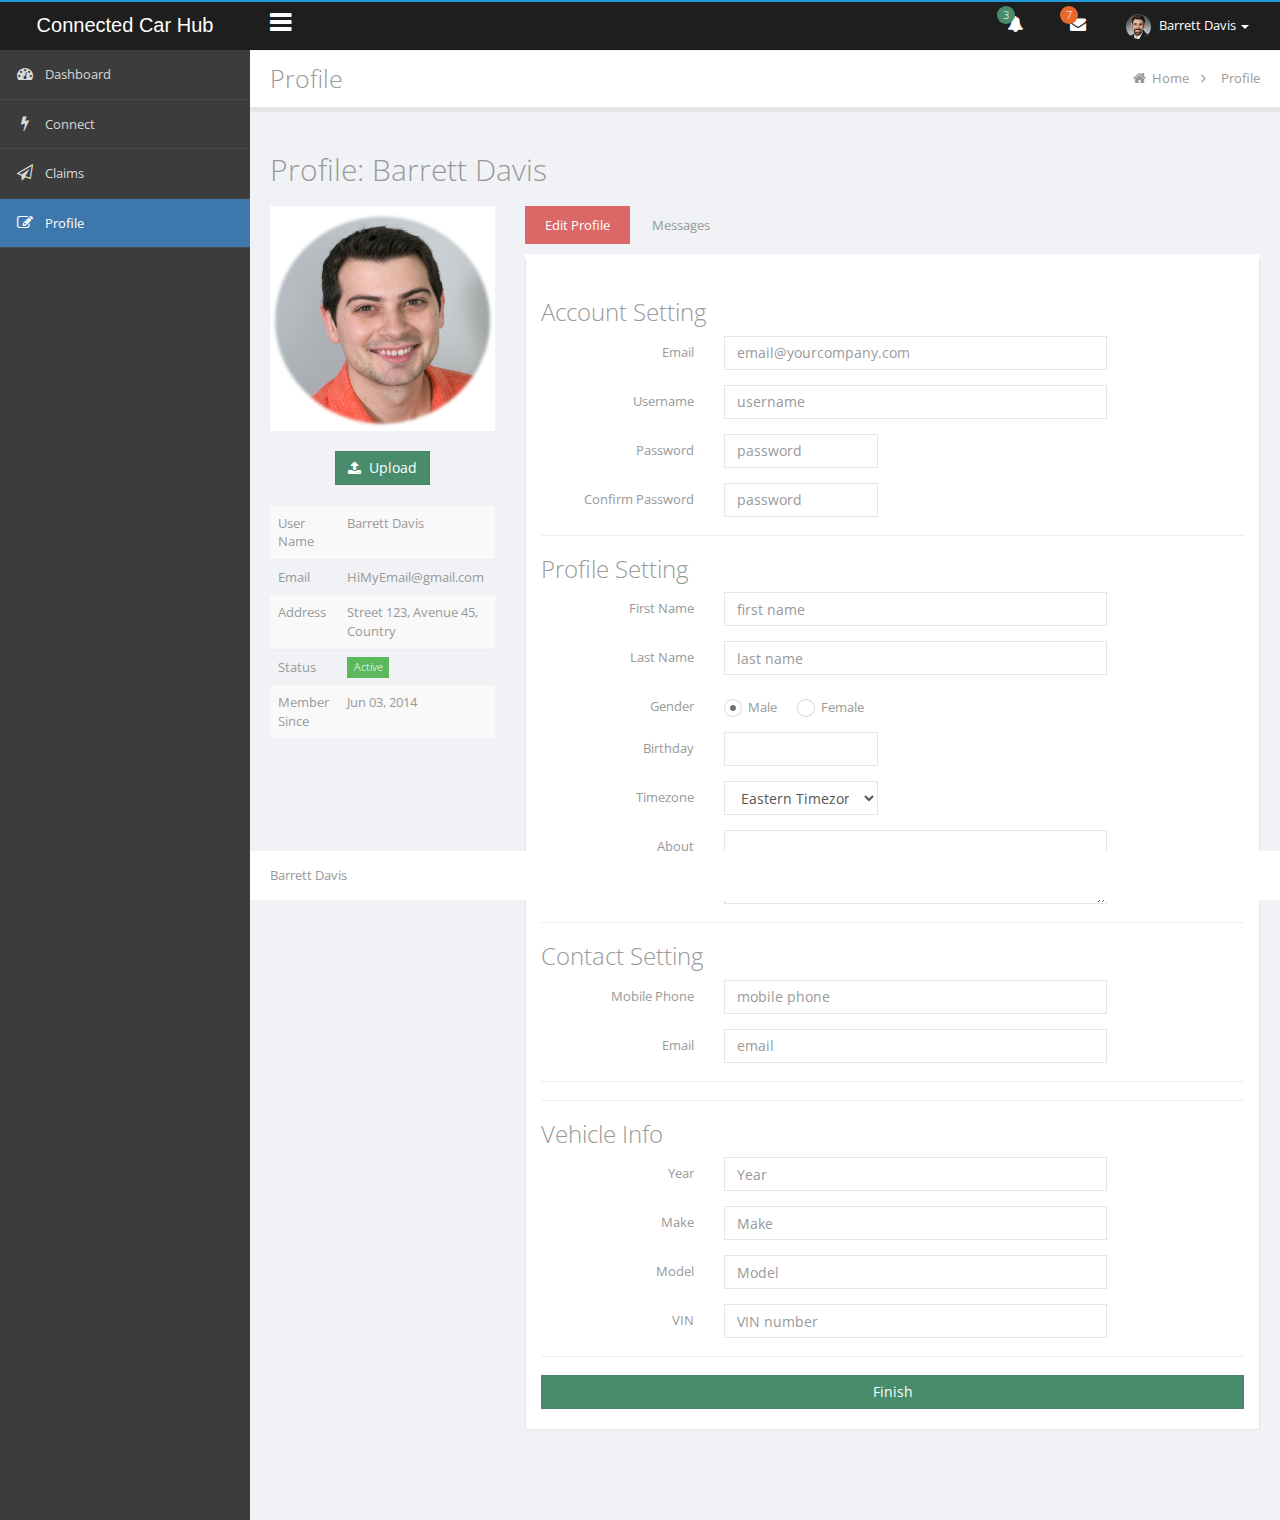
<file: Profile.html>
<!DOCTYPE html>
<html lang="en">
<head>
    <title>Profile | Profile</title>
    <meta charset="utf-8">
    <meta http-equiv="X-UA-Compatible" content="IE=edge,chrome=1">
    <meta name="viewport" content="width=device-width, initial-scale=1.0">
    <link rel="shortcut icon" href="images/icons/favicon.ico">
    <link rel="apple-touch-icon" href="images/icons/favicon.png">
    <link rel="apple-touch-icon" sizes="72x72" href="images/icons/favicon-72x72.png">
    <link rel="apple-touch-icon" sizes="114x114" href="images/icons/favicon-114x114.png">
    <!--Loading bootstrap css-->
    <link type="text/css" rel="stylesheet" href="http://fonts.googleapis.com/css?family=Open+Sans:400italic,400,300,700">
    <link type="text/css" rel="stylesheet" href="http://fonts.googleapis.com/css?family=Oswald:400,700,300">
    <link type="text/css" rel="stylesheet" href="styles/jquery-ui-1.10.4.custom.min.css">
    <link type="text/css" rel="stylesheet" href="styles/font-awesome.min.css">
    <link type="text/css" rel="stylesheet" href="styles/bootstrap.min.css">
    <link type="text/css" rel="stylesheet" href="styles/animate.css">
    <link type="text/css" rel="stylesheet" href="styles/all.css">
    <link type="text/css" rel="stylesheet" href="styles/main.css">
    <link type="text/css" rel="stylesheet" href="styles/style-responsive.css">
    <link type="text/css" rel="stylesheet" href="styles/zabuto_calendar.min.css">
    <link type="text/css" rel="stylesheet" href="styles/pace.css">
    <link type="text/css" rel="stylesheet" href="styles/jquery.news-ticker.css">
</head>
<body>
    <div>
                <!--BEGIN BACK TO TOP-->
        <a id="totop" href="#"><i class="fa fa-angle-up"></i></a>
        <!--END BACK TO TOP-->
        <!--BEGIN TOPBAR-->
        <div id="header-topbar-option-demo" class="page-header-topbar">
            <nav id="topbar" role="navigation" style="margin-bottom: 0;" data-step="3" class="navbar navbar-default navbar-static-top">
            <div class="navbar-header">
                <button type="button" data-toggle="collapse" data-target=".sidebar-collapse" class="navbar-toggle"><span class="sr-only">Toggle navigation</span><span class="icon-bar"></span><span class="icon-bar"></span><span class="icon-bar"></span></button>
                <a id="logo" href="index.html" class="navbar-brand"><span class="fa fa-rocket"></span><span class="logo-text">Connected Car Hub</span><span style="display: none" class="logo-text-icon">µ</span></a></div>
            <div class="topbar-main"><a id="menu-toggle" href="#" class="hidden-xs"><i class="fa fa-bars"></i></a>
                
               
                <div class="news-update-box hidden-xs"><span class="text-uppercase mrm pull-left text-white">Welcome to our site!</span>
                    
                </div>
                <ul class="nav navbar navbar-top-links navbar-right mbn">
                    <li class="dropdown"><a data-hover="dropdown" href="#" class="dropdown-toggle"><i class="fa fa-bell fa-fw"></i><span class="badge badge-green">3</span></a>
                        
                    </li>
                    <li class="dropdown"><a data-hover="dropdown" href="#" class="dropdown-toggle"><i class="fa fa-envelope fa-fw"></i><span class="badge badge-orange">7</span></a>
                        
                    </li>
                   
                    <li class="dropdown topbar-user"><a data-hover="dropdown" href="#" class="dropdown-toggle"><img src="images/avatar/48.jpg" alt="" class="img-responsive img-circle"/>&nbsp;<span class="hidden-xs">Barrett Davis</span>&nbsp;<span class="caret"></span></a>
                        <ul class="dropdown-menu dropdown-user pull-right">
                            <li><a href="#"><i class="fa fa-user"></i>My Profile</a></li>
                            <li><a href="#"><i class="fa fa-envelope"></i>My Inbox<span class="badge badge-danger">7</span></a></li>
                            <li class="divider"></li>
                            <li><a href="Login.html"><i class="fa fa-key"></i>Log Out</a></li>
                        </ul>
                    </li>
                    
                </ul>
            </div>
        </nav>
            
        </div>
        <!--END TOPBAR-->
        <div id="wrapper">
            <!--BEGIN SIDEBAR MENU-->
            <nav id="sidebar" role="navigation" data-step="2" data-intro="Template has &lt;b&gt;many navigation styles&lt;/b&gt;"
                data-position="right" class="navbar-default navbar-static-side">
            <div class="sidebar-collapse menu-scroll">
                <ul id="side-menu" class="nav">
                    
                     <div class="clearfix"></div>
                    <li><a href="Index.html"><i class="fa fa-tachometer fa-fw">
                        <div class="icon-bg bg-orange"></div>
                    </i><span class="menu-title">Dashboard</span></a></li>
                    <li><a href="Connect.html"><i class="fa fa-bolt" fa-fw>
                        <div class="icon-bg bg-pink"></div>
                    </i><span class="menu-title">Connect</span></a>
                    </li>
                    <li><a href="Claims.html"><i class="fa fa-send-o fa-fw">
                        <div class="icon-bg bg-green"></div>
                    </i><span class="menu-title">Claims</span></a>
                       
                    </li>
                    <li class="active"><a href="Profile.html"><i class="fa fa-edit fa-fw">
                        <div class="icon-bg bg-violet"></div>
                    </i><span class="menu-title">Profile</span></a>
                      
                    </li>
                    
                </ul>
            </div>
        </nav>
            <!--END SIDEBAR MENU-->
          
          
            <div id="page-wrapper">
                <!--BEGIN TITLE & BREADCRUMB PAGE-->
                <div id="title-breadcrumb-option-demo" class="page-title-breadcrumb">
                    <div class="page-header pull-left">
                        <div class="page-title">
                            Profile</div>
                    </div>
                    <ol class="breadcrumb page-breadcrumb pull-right">
                        <li><i class="fa fa-home"></i>&nbsp;<a href="dashboard.html">Home</a>&nbsp;&nbsp;<i class="fa fa-angle-right"></i>&nbsp;&nbsp;</li>
                        <li class="hidden"><a href="#">Profile</a>&nbsp;&nbsp;<i class="fa fa-angle-right"></i>&nbsp;&nbsp;</li>
                        <li class="active">Profile</li>
                    </ol>
                    <div class="clearfix">
                    </div>
                </div>
                <!--END TITLE & BREADCRUMB PAGE-->
                <!--BEGIN CONTENT-->
                <div class="page-content">
                    <div id="tab-general">
                        <div class="row mbl">
                            <div class="col-lg-12">
                                
                                            <div class="col-md-12">
                                                <div id="area-chart-spline" style="width: 100%; height: 300px; display: none;">
                                                </div>
                                            </div>
                                
                            </div>

                            <div class="col-lg-12">
                              
                                    
                              <div class="row">
                    <div class="col-md-12"><h2>Profile: Barrett Davis</h2>

                        <div class="row mtl">
                            <div class="col-md-3">
                                <div class="form-group">
                                    <div class="text-center mbl"><img src="images\Car2Claim\headshots_updated_v1.png" alt="" class="img-responsive"/></div>
                                    <div class="text-center mbl"><a href="#" class="btn btn-green"><i class="fa fa-upload"></i>&nbsp;
                                        Upload</a></div>
                                </div>
                                <table class="table table-striped table-hover">
                                    <tbody>
                                    <tr>
                                        <td>User Name</td>
                                        <td>Barrett Davis</td>
                                    </tr>
                                    <tr>
                                        <td>Email</td>
                                        <td>HiMyEmail@gmail.com</td>
                                    </tr>
                                    <tr>
                                        <td>Address</td>
                                        <td>Street 123, Avenue 45, Country</td>
                                    </tr>
                                    <tr>
                                        <td>Status</td>
                                        <td><span class="label label-success">Active</span></td>
                                    </tr>
                                    <tr>
                                        <td>Member Since</td>
                                        <td> Jun 03, 2014</td>
                                    </tr>
                                    </tbody>
                                </table>
                            </div>
                            <div class="col-md-9">
                                <ul class="nav nav-tabs">
                                    <li class="active"><a href="#tab-edit" data-toggle="tab">Edit Profile</a></li>
                                    <li><a href="#tab-messages" data-toggle="tab">Messages</a></li>
                                </ul>
                                <div id="generalTabContent" class="tab-content">
                                    <div id="tab-edit" class="tab-pane fade in active">
                                        <form action="#" class="form-horizontal"><h3>Account Setting</h3>

                                            <div class="form-group"><label class="col-sm-3 control-label">Email</label>

                                                <div class="col-sm-9 controls">
                                                    <div class="row">
                                                        <div class="col-xs-9"><input type="email" placeholder="email@yourcompany.com" class="form-control"/></div>
                                                    </div>
                                                </div>
                                            </div>
                                            <div class="form-group"><label class="col-sm-3 control-label">Username</label>

                                                <div class="col-sm-9 controls">
                                                    <div class="row">
                                                        <div class="col-xs-9"><input type="text" placeholder="username" class="form-control"/></div>
                                                    </div>
                                                </div>
                                            </div>
                                            <div class="form-group"><label class="col-sm-3 control-label">Password</label>

                                                <div class="col-sm-9 controls">
                                                    <div class="row">
                                                        <div class="col-xs-4"><input type="password" placeholder="password" class="form-control"/></div>
                                                    </div>
                                                </div>
                                            </div>
                                            <div class="form-group"><label class="col-sm-3 control-label">Confirm Password</label>

                                                <div class="col-sm-9 controls">
                                                    <div class="row">
                                                        <div class="col-xs-4"><input type="password" placeholder="password" class="form-control"/></div>
                                                    </div>
                                                </div>
                                            </div>
                                            <hr/>
                                            <h3>Profile Setting</h3>

                                            <div class="form-group"><label class="col-sm-3 control-label">First Name</label>

                                                <div class="col-sm-9 controls">
                                                    <div class="row">
                                                        <div class="col-xs-9"><input type="text" placeholder="first name" class="form-control"/></div>
                                                    </div>
                                                </div>
                                            </div>
                                            <div class="form-group"><label class="col-sm-3 control-label">Last Name</label>

                                                <div class="col-sm-9 controls">
                                                    <div class="row">
                                                        <div class="col-xs-9"><input type="text" placeholder="last name" class="form-control"/></div>
                                                    </div>
                                                </div>
                                            </div>
                                            <div class="form-group"><label class="col-sm-3 control-label">Gender</label>

                                                <div class="col-sm-9 controls">
                                                    <div class="row">
                                                        <div class="col-xs-9">
                                                            <div class="radio"><label class="radio-inline"><input type="radio" value="0" name="gender" checked="checked"/>&nbsp;
                                                                Male</label><label class="radio-inline"><input type="radio" value="1" name="gender"/>&nbsp;
                                                                Female</label></div>
                                                        </div>
                                                    </div>
                                                </div>
                                            </div>
                                            <div class="form-group"><label class="col-sm-3 control-label">Birthday</label>

                                                <div class="col-sm-9 controls">
                                                    <div class="row">
                                                        <div class="col-xs-4"><input id="datepicker-normal" type="text" class="form-control"/></div>
                                                    </div>
                                                </div>
                                            </div>
                                            
                                            <div class="form-group"><label class="col-sm-3 control-label">Timezone</label>

                                                <div class="col-sm-9 controls">
                                                    <div class="row">
                                                        <div class="col-xs-4">
                                                            <select class="form-control">
                                                            <option>Eastern Timezone</option>
                                                            <option>Central Timezone</option>
                                                            <option>Pacific Timezone</option>
                                                           </select>
                                                        </div>
                                                    </div>
                                                </div>
                                            </div>
                                            <div class="form-group"><label class="col-sm-3 control-label">About</label>

                                                <div class="col-sm-9 controls">
                                                    <div class="row">
                                                        <div class="col-xs-9"><textarea rows="3" class="form-control"></textarea></div>
                                                    </div>
                                                </div>
                                            </div>
                                            <hr/>
                                            <h3>Contact Setting</h3>

                                            <div class="form-group"><label class="col-sm-3 control-label">Mobile Phone</label>

                                                <div class="col-sm-9 controls">
                                                    <div class="row">
                                                        <div class="col-xs-9"><input type="text" placeholder="mobile phone" class="form-control"/></div>
                                                    </div>
                                                </div>
                                            </div>
                                            <div class="form-group"><label class="col-sm-3 control-label">Email</label>

                                                <div class="col-sm-9 controls">
                                                    <div class="row">
                                                        <div class="col-xs-9"><input type="text" placeholder="email" class="form-control"/></div>
                                                    </div>
                                                </div>
                                            </div>
                                            <hr/>
                                            <hr/>
                                            <h3>Vehicle Info</h3>

                                            <div class="form-group"><label class="col-sm-3 control-label">Year</label>

                                                <div class="col-sm-9 controls">
                                                    <div class="row">
                                                        <div class="col-xs-9"><input type="text" placeholder="Year" class="form-control"/></div>
                                                    </div>
                                                </div>
                                            </div>
                                            <div class="form-group"><label class="col-sm-3 control-label">Make</label>

                                                <div class="col-sm-9 controls">
                                                    <div class="row">
                                                        <div class="col-xs-9"><input type="text" placeholder="Make" class="form-control"/></div>
                                                    </div>
                                                </div>
                                            </div>
                                            <div class="form-group"><label class="col-sm-3 control-label">Model</label>

                                                <div class="col-sm-9 controls">
                                                    <div class="row">
                                                        <div class="col-xs-9"><input type="text" placeholder="Model" class="form-control"/></div>
                                                    </div>
                                                </div>
                                            </div>
                                            <div class="form-group"><label class="col-sm-3 control-label">VIN</label>

                                                <div class="col-sm-9 controls">
                                                    <div class="row">
                                                        <div class="col-xs-9"><input type="text" placeholder="VIN number" class="form-control"/></div>
                                                    </div>
                                                </div>
                                            </div>
                                            <hr/>
                                            <button type="submit" class="btn btn-green btn-block">Finish</button>
                                        </form>
                                    </div>
                                    <div id="tab-messages" class="tab-pane fade in">
                                        <div class="row mbl">
                                            <div class="col-lg-6"><span style="margin-left: 15px"></span><input type="checkbox"/><a href="#" class="btn btn-success btn-sm mlm mrm"><i class="fa fa-send-o"></i>&nbsp;
                                                Write Mail</a><a href="#" class="btn btn-white btn-sm"><i class="fa fa-trash-o"></i>&nbsp;
                                                Delete</a></div>
                                            <div class="col-lg-6">
                                                <div class="input-group"><input type="text" class="form-control"/><span class="input-group-btn"><button type="button" class="btn btn-white">Search</button></span></div>
                                            </div>
                                        </div>
                                        <div class="list-group"><a href="#" class="list-group-item"><input type="checkbox"/><span class="fa fa-star text-yellow mrm mlm"></span><span style="min-width: 120px; display: inline-block;" class="name">State Farm</span><span>We detected an accident and created a claim for you</span><span
                                                class="badge">12:10 AM</span><span class="pull-right mrl"><span class="glyphicon glyphicon-paperclip"></span></span></a><a href="#" class="list-group-item"><input type="checkbox"/><span class="fa fa-star-o mrm mlm"></span><span style="min-width: 120px; display: inline-block;" class="name">Barrett Davis</span><span>Action Step</span>&nbsp;
                                            - &nbsp;<span style="font-size: 11px;" class="text-muted">Finished a claim</span><span class="badge">12:10 AM</span><span class="pull-right mrl"><span class="glyphicon glyphicon-paperclip"></span></span></a><a href="#" class="list-group-item"><input type="checkbox"/><span
                                                class="fa fa-star text-yellow mrm mlm"></span><span style="min-width: 120px; display: inline-block;" class="name">State Farm</span><span>Claim Process</span>&nbsp; - &nbsp;<span style="font-size: 11px;" class="text-muted">We are currently processing your claim, we appreciate your patience</span><span class="badge">12:10 AM</span><span class="pull-right mrl"><span class="glyphicon glyphicon-paperclip"></span></span></a>
                                            </div>
                                    </div>
                                </div>
                            </div>
                        </div>
                    </div>
                </div>
                      
                                </div>
                                
                            
                     
                            
                        </div>
                    </div>
                </div>
                <!--END CONTENT-->
                <!--BEGIN FOOTER-->
                <div id="footer">
                    <div class="copyright">
                        <a href="http://google.com">Barrett Davis</a></div>
                </div>
                <!--END FOOTER-->
            </div>
            <!--END PAGE WRAPPER-->
        </div>
    </div>
    <script src="script/jquery-1.10.2.min.js"></script>
    <script src="script/jquery-migrate-1.2.1.min.js"></script>
    <script src="script/jquery-ui.js"></script>
    <script src="script/bootstrap.min.js"></script>
    <script src="script/bootstrap-hover-dropdown.js"></script>
    <script src="script/html5shiv.js"></script>
    <script src="script/respond.min.js"></script>
    <script src="script/jquery.metisMenu.js"></script>
    <script src="script/jquery.slimscroll.js"></script>
    <script src="script/jquery.cookie.js"></script>
    <script src="script/icheck.min.js"></script>
    <script src="script/custom.min.js"></script>
    <script src="script/jquery.news-ticker.js"></script>
    <script src="script/jquery.menu.js"></script>
    <script src="script/pace.min.js"></script>
    <script src="script/holder.js"></script>
    <script src="script/responsive-tabs.js"></script>
    <script src="script/jquery.flot.js"></script>
    <script src="script/jquery.flot.categories.js"></script>
    <script src="script/jquery.flot.pie.js"></script>
    <script src="script/jquery.flot.tooltip.js"></script>
    <script src="script/jquery.flot.resize.js"></script>
    <script src="script/jquery.flot.fillbetween.js"></script>
    <script src="script/jquery.flot.stack.js"></script>
    <script src="script/jquery.flot.spline.js"></script>
    <script src="script/zabuto_calendar.min.js"></script>

    <script src="script/index.js"></script>
    <!--LOADING SCRIPTS FOR CHARTS-->
    <script src="script/highcharts.js"></script>
    <script src="script/data.js"></script>
    <script src="script/drilldown.js"></script>
    <script src="script/exporting.js"></script>
    <script src="script/highcharts-more.js"></script>
    <script src="script/charts-highchart-pie.js"></script>
    <script src="script/charts-highchart-more.js"></script>
    <!--CORE JAVASCRIPT-->
    <script src="script/main.js"></script>
    <script>        (function (i, s, o, g, r, a, m) {
            i['GoogleAnalyticsObject'] = r;
            i[r] = i[r] || function () {
                (i[r].q = i[r].q || []).push(arguments)
            }, i[r].l = 1 * new Date();
            a = s.createElement(o),
            m = s.getElementsByTagName(o)[0];
            a.async = 1;
            a.src = g;
            m.parentNode.insertBefore(a, m)
        })(window, document, 'script', '//www.google-analytics.com/analytics.js', 'ga');
        ga('create', 'UA-145464-12', 'auto');
        ga('send', 'pageview');


</script>
</body>
</html>
</file>
<file: styles/all.css>
/* iCheck plugin skins
----------------------------------- */
@import url("minimal/all.css");
/*
@import url("minimal/minimal.css");
@import url("minimal/red.css");
@import url("minimal/green.css");
@import url("minimal/blue.css");
@import url("minimal/aero.css");
@import url("minimal/grey.css");
@import url("minimal/orange.css");
@import url("minimal/yellow.css");
@import url("minimal/pink.css");
@import url("minimal/purple.css");
*/

@import url("square/all.css");
/*
@import url("square/square.css");
@import url("square/red.css");
@import url("square/green.css");
@import url("square/blue.css");
@import url("square/aero.css");
@import url("square/grey.css");
@import url("square/orange.css");
@import url("square/yellow.css");
@import url("square/pink.css");
@import url("square/purple.css");
*/

@import url("flat/all.css");
/*
@import url("flat/flat.css");
@import url("flat/red.css");
@import url("flat/green.css");
@import url("flat/blue.css");
@import url("flat/aero.css");
@import url("flat/grey.css");
@import url("flat/orange.css");
@import url("flat/yellow.css");
@import url("flat/pink.css");
@import url("flat/purple.css");
*/

@import url("line/all.css");
/*
@import url("line/line.css");
@import url("line/red.css");
@import url("line/green.css");
@import url("line/blue.css");
@import url("line/aero.css");
@import url("line/grey.css");
@import url("line/orange.css");
@import url("line/yellow.css");
@import url("line/pink.css");
@import url("line/purple.css");
*/

@import url("polaris/polaris.css");

@import url("futurico/futurico.css");
</file>
<file: styles/main.css>
.icon-spin {
  display: inline-block;
  -moz-animation: spin 2s infinite linear;
  -o-animation: spin 2s infinite linear;
  -webkit-animation: spin 2s infinite linear;
  animation: spin 2s infinite linear;
}
.no-border-radius {
  -webkit-border-radius: 0 !important;
  -moz-border-radius: 0 !important;
  border-radius: 0 !important;
}
.text-uppercase {
  text-transform: uppercase;
}
.text-justify {
  text-align: justify;
}
.text-line-through {
  text-decoration: line-through;
}
.box-heading {
  font-weight: bold;
  font-family: 'Oswald';
  margin-bottom: 15px;
}
* {
  -webkit-box-sizing: border-box;
  -moz-box-sizing: border-box;
  box-sizing: border-box;
}
*:before,
*:after {
  -webkit-box-sizing: border-box;
  -moz-box-sizing: border-box;
  box-sizing: border-box;
}
html {
  font-size: 62.5%;
  -webkit-tap-highlight-color: rgba(0, 0, 0, 0);
  height: 100%;
}
body {
  font-family: 'Open Sans', sans-serif;
  font-size: 13px;
  line-height: 1.42857143;
  color: #999999;
  background-color: #f0f2f5;
  height: 100%;
}
input,
button,
select,
textarea {
  font-family: inherit;
  font-size: inherit;
  line-height: inherit;
}
a {
  color: #999999;
  text-decoration: none;
}
a:hover,
a:focus {
  color: #dc6767;
  text-decoration: none;
}
a:focus {
  outline: thin dotted #333;
  outline: 5px auto -webkit-focus-ring-color;
  outline-offset: -2px;
}
figure {
  margin: 0;
}
img {
  vertical-align: middle;
}
.img-responsive {
  display: block;
  max-width: 100%;
  height: auto;
}
.img-rounded {
  border-radius: 6px;
}
.img-thumbnail {
  padding: 4px;
  line-height: 1.42857143;
  background-color: #f0f2f5;
  border: 1px solid #dddddd;
  border-radius: 4px;
  -webkit-transition: all 0.2s ease-in-out;
  transition: all 0.2s ease-in-out;
  display: inline-block;
  max-width: 100%;
  height: auto;
}
.img-circle {
  border-radius: 50%;
}
hr {
  margin-top: 18px;
  margin-bottom: 18px;
  border: 0;
  border-top: 1px solid #eeeeee;
}
.sr-only {
  position: absolute;
  width: 1px;
  height: 1px;
  margin: -1px;
  padding: 0;
  overflow: hidden;
  clip: rect(0, 0, 0, 0);
  border: 0;
}
.require {
  color: #ff0000;
}
#wrapper {
  width: 100%;
  min-height: 100%;
  background-color: #3C3C3C;
}
#page-wrapper {
  min-height: 100%;
  padding: 0 !important;
  background-color: #f0f2f5;
  transition: 0.3s all linear;
}
@media (min-width: 768px) {
  #page-wrapper {
    position: relative;
    margin: 0 0 0 250px;
    padding: 0;
  }
}
#topbar {
  background: #ffffff;
  width: 100%;
  height: 50px;
}
#topbar.navbar-default {
  border: 0;
}
#topbar .navbar-header {
  width: 250px;
  height: 100%;
  background: #1E1E1E;
  text-align: center;
}

#topbar .navbar-header #logo {
  font-size: 20px;
  line-height: 20px;
  color: #ffffff;
  height: 100%;
  width: 100%;
}
#topbar .navbar-header #logo span.fa {
  display: none;
}
#topbar .navbar-header #logo span.logo-text {
  display: block;
  font-weight: lighter;
  font-family: 'Lato', sans-serif;
  font-size: 20px;
}
#topbar .topbar-main {
  display: block;
  height: 100%;
  background: #1E1E1E;
}
#topbar .topbar-main #menu-toggle {
  float: left;
  padding: 15px 20px;
  background: transparent;
  -webkit-transition: all 0.3s ease-in-out;
  transition: all 0.3s ease-in-out;
  border-radius: 0;
  color: #ffffff;
}
#topbar .topbar-main #menu-toggle:hover,
#topbar .topbar-main #menu-toggle:focus {
  color: #FFF;
}
#topbar .topbar-main #menu-toggle i {
  font-size: 25px;
}
#topbar .topbar-main ul.nav.navbar-nav {
  display: none;
}
#topbar .topbar-main ul.nav.navbar-nav.horizontal-menu {
  display: block;
}
#topbar .topbar-main ul.nav.navbar-nav li.active a,
#topbar .topbar-main ul.nav.navbar-nav li:hover a,
#topbar .topbar-main ul.nav.navbar-nav li.open a {
  background: #ffffff;
  color: #999999;
}
#topbar .topbar-main ul.nav.navbar-nav li.mega-menu-dropdown {
  position: static;
}
#topbar .topbar-main ul.nav.navbar-nav li.mega-menu-dropdown.mega-menu-full .dropdown-menu {
  left: 20px;
  right: 20px;
}
#topbar .topbar-main ul.nav.navbar-nav li.mega-menu-dropdown > .dropdown-menu {
  left: auto;
  width: auto;
}
#topbar .topbar-main ul.nav.navbar-nav li.mega-menu-dropdown > .dropdown-menu .mega-menu-content {
  padding: 10px;
  margin: 0;
}
#topbar .topbar-main ul.nav.navbar-nav li.mega-menu-dropdown > .dropdown-menu .mega-menu-content .mega-menu-submenu {
  *width: auto !important;
  padding: 0px 15px !important;
  margin: 0 !important;
  border-right: 1px solid #eeeeee;
}
#topbar .topbar-main ul.nav.navbar-nav li.mega-menu-dropdown > .dropdown-menu .mega-menu-content .mega-menu-submenu:last-child {
  border-right: 0;
}
#topbar .topbar-main ul.nav.navbar-nav li.mega-menu-dropdown > .dropdown-menu .mega-menu-content .mega-menu-submenu li {
  padding: 2px !important;
  margin: 0 !important;
  list-style: none;
}
#topbar .topbar-main ul.nav.navbar-nav li.mega-menu-dropdown > .dropdown-menu .mega-menu-content .mega-menu-submenu li h3 {
  color: #555555;
  margin-top: 10px;
  padding-left: 5px;
  font-size: 15px;
  font-weight: normal;
}
#topbar .topbar-main ul.nav.navbar-nav li.mega-menu-dropdown > .dropdown-menu .mega-menu-content .mega-menu-submenu li a {
  padding: 5px !important;
  margin: 0 !important;
  font-weight: normal;
  display: block;
}
#topbar .topbar-main ul.nav.navbar-nav li.mega-menu-dropdown > .dropdown-menu .mega-menu-content .mega-menu-submenu li a:hover {
  background: #f0f0f0;
}
#topbar .topbar-main ul.nav.navbar-nav li.mega-menu-dropdown > .dropdown-menu .mega-menu-content .document-demo .mega-menu-submenu {
  border-right: none;
}
#topbar .topbar-main ul.nav.navbar-nav li.mega-menu-dropdown > .dropdown-menu .mega-menu-content .document-demo .mega-menu-submenu li a {
  text-align: center;
  padding: 30px 5px !important;
}
#topbar .topbar-main ul.nav.navbar-nav li.mega-menu-dropdown > .dropdown-menu .mega-menu-content .document-demo .mega-menu-submenu li a:hover {
  background: transparent;
}
#topbar .topbar-main ul.nav.navbar-nav li.mega-menu-dropdown > .dropdown-menu .mega-menu-content .document-demo .mega-menu-submenu li a i {
  font-size: 50px;
  display: block;
  width: 100%;
  margin-bottom: 20px;
}
#topbar .topbar-main ul.nav.navbar-nav li a {
  color: #ffffff;
}
#topbar #topbar-search {
  width: 250px;
  float: left;
}
#topbar #topbar-search i {
  font-size: 20px;
  margin: 0;
  top: 17px;
  right: 12px;
  color: #ffffff;
  -webkit-transition: all 0.2s ease-in-out;
  transition: all 0.2s ease-in-out;
}
#topbar #topbar-search input {
  padding: 15px 30px !important;
  height: 100%;
  border: 0 !important;
  border-radius: 0;
  background: #3C3C3C;
  
}
#topbar .navbar-top-links li {
  display: inline-block;
}
#topbar .navbar-top-links li:last-child {
  margin-right: 15px;
}
#topbar .navbar-top-links li.open > a {
  background: #3C3C3C !important;
  color: #ffffff !important;
}
#topbar .navbar-top-links li.open > a:hover,
#topbar .navbar-top-links li.open > a:focus {
  background: #3C3C3C !important;
}
#topbar .navbar-top-links li.open > a i {
  color: #ffffff;
}
#topbar .navbar-top-links li > a {
  padding: 15px 20px;
  height: 100%;
  color: #ffffff;
  -webkit-transition: all 0.2s ease-in-out;
  transition: all 0.2s ease-in-out;
}
#topbar .navbar-top-links li > a:hover,
#topbar .navbar-top-links li > a:focus {
  background: #3C3C3C !important;
}
#topbar .navbar-top-links li > a i {
  font-size: 16px;
  color: #ffffff;
}
#topbar .navbar-top-links li > a span.badge {
  position: absolute;
  top: 5px;
  right: 30px;
  padding: 3px 6px;
  color: #ffffff;
}
#topbar .navbar-top-links li > a img {
  position: relative;
  width: 25px;
  height: 25px;
  display: inline-block;
}
#topbar .navbar-top-links li .dropdown-menu li {
  display: block;
}
#topbar .navbar-top-links li .dropdown-menu li:last-child {
  margin-right: 0;
}
#topbar .navbar-top-links li .dropdown-menu li a {
  padding: 3px 20px;
  min-height: 0;
  color: #999999;
}
#topbar .navbar-top-links li .dropdown-menu li a div {
  white-space: normal;
}
#topbar .navbar-top-links li .dropdown-menu li a.btn {
  color: #FFFFFF;
}
#topbar .navbar-top-links li.topbar-user a {
  padding: 12px 15px 11px;
}
#topbar .navbar-top-links li.topbar-user a img {
  margin-right: 5px;
}
#topbar .navbar-top-links ul.dropdown-alerts {
  width: 250px;
  min-width: 0;
}
#topbar .navbar-top-links ul.dropdown-alerts li {
  float: left;
  width: 100%;
}
#topbar .navbar-top-links ul.dropdown-alerts li a:hover,
#topbar .navbar-top-links ul.dropdown-alerts li a:focus {
  background: #f7f7f8 !important;
}
#topbar .navbar-top-links ul.dropdown-alerts li ul {
  padding: 0;
  margin: 0;
}
#topbar .navbar-top-links ul.dropdown-alerts li ul li a {
  padding: 15px;
  display: block;
  border-top: 1px solid #efefef;
  font-size: 12px;
}
#topbar .navbar-top-links ul.dropdown-alerts li ul li a span {
  margin-right: 10px;
  padding: 3px;
}
#topbar .navbar-top-links ul.dropdown-alerts li ul li a span i {
  font-size: 14px;
  color: #FFFFFF;
}
#topbar .navbar-top-links ul.dropdown-alerts li:first-child a {
  border-top: 0;
}
#topbar .navbar-top-links ul.dropdown-alerts li.last a {
  background: #f7f7f8;
  width: 100%;
  border-top: 0;
  padding: 10px 15px;
  text-align: right;
  font-size: 12px;
}
#topbar .navbar-top-links ul.dropdown-alerts li p {
  padding: 10px 15px;
  margin-bottom: 0;
  background: #40516f;
  color: #ffffff;
}
#topbar .navbar-top-links ul.dropdown-messages {
  width: 250px;
  min-width: 0;
}
#topbar .navbar-top-links ul.dropdown-messages li {
  float: left;
  width: 100%;
}
#topbar .navbar-top-links ul.dropdown-messages li a:hover,
#topbar .navbar-top-links ul.dropdown-messages li a:focus {
  background: #f7f7f8 !important;
}
#topbar .navbar-top-links ul.dropdown-messages li ul {
  padding: 0;
  margin: 0;
}
#topbar .navbar-top-links ul.dropdown-messages li ul li a {
  padding: 15px;
  display: block;
  border-top: 1px solid #efefef;
}
#topbar .navbar-top-links ul.dropdown-messages li ul li a .avatar img {
  width: 40px;
  height: 40px;
  margin-top: 0;
  float: left;
  display: block;
}
#topbar .navbar-top-links ul.dropdown-messages li ul li a .info {
  margin-left: 50px;
  display: block;
}
#topbar .navbar-top-links ul.dropdown-messages li ul li a .info .name {
  font-size: 12px;
  font-weight: bold;
  display: block;
}
#topbar .navbar-top-links ul.dropdown-messages li ul li a .info .name .label {
  font-size: 10px;
  padding: 3px;
}
#topbar .navbar-top-links ul.dropdown-messages li ul li a .info .desc {
  font-size: 12px;
}
#topbar .navbar-top-links ul.dropdown-messages li:first-child a {
  border-top: 0;
}
#topbar .navbar-top-links ul.dropdown-messages li.last a {
  background: #f7f7f8;
  width: 100%;
  border-top: 0;
  padding: 10px 15px;
  text-align: right;
  font-size: 12px;
}
#topbar .navbar-top-links ul.dropdown-messages li p {
  padding: 10px 15px;
  margin-bottom: 0;
  background: #40516f;
  color: #ffffff;
}
#topbar .navbar-top-links ul.dropdown-tasks {
  width: 250px;
  min-width: 0;
  margin-left: -59px;
}
#topbar .navbar-top-links ul.dropdown-tasks li {
  float: left;
  width: 100%;
}
#topbar .navbar-top-links ul.dropdown-tasks li a:hover,
#topbar .navbar-top-links ul.dropdown-tasks li a:focus {
  background: #f7f7f8 !important;
}
#topbar .navbar-top-links ul.dropdown-tasks li ul {
  padding: 0;
  margin: 0;
}
#topbar .navbar-top-links ul.dropdown-tasks li ul li a {
  padding: 15px;
  display: block;
  border-top: 1px solid #efefef;
  font-size: 12px;
}
#topbar .navbar-top-links ul.dropdown-tasks li ul li a span {
  margin-right: 10px;
}
#topbar .navbar-top-links ul.dropdown-tasks li ul li a span i {
  font-size: 13px;
  color: #FFFFFF;
  padding: 3px;
}
#topbar .navbar-top-links ul.dropdown-tasks li ul li a .progress {
  margin-bottom: 5px;
}
#topbar .navbar-top-links ul.dropdown-tasks li:first-child a {
  border-top: 0;
}
#topbar .navbar-top-links ul.dropdown-tasks li.last a {
  background: #f7f7f8;
  width: 100%;
  border-top: 0;
  padding: 10px 15px;
  text-align: right;
}
#topbar .navbar-top-links ul.dropdown-tasks li p {
  padding: 10px 15px;
  margin-bottom: 0;
  background: #40516f;
  color: #ffffff;
}
#topbar .navbar-top-links .dropdown-user li a {
  padding: 10px !important;
  height: auto;
}
#topbar .navbar-top-links .dropdown-user li a:hover,
#topbar .navbar-top-links .dropdown-user li a:focus {
  background: #f7f7f8 !important;
}
#topbar .navbar-top-links .dropdown-user li a i {
  margin-right: 5px;
  color: #999999;
}
#topbar .navbar-top-links .dropdown-user li a .badge {
  position: absolute;
  margin-top: 5px;
  right: 10px;
  display: inline;
  font-size: 11px;
  padding: 3px 6px 3px 6px;
  text-align: center;
  vertical-align: middle;
}
@media (min-width: 768px) {
  .navbar-top-links .dropdown-messages,
  .navbar-top-links .dropdown-tasks,
  .navbar-top-links .dropdown-alerts {
    margin-left: auto;
  }
}
.page-title-breadcrumb {
  padding: 10px 20px;
  background: #ffffff;
  -webkit-box-shadow: 0 2px 2px rgba(0, 0, 0, 0.05), 0 1px 0 rgba(0, 0, 0, 0.05);
  box-shadow: 0 2px 2px rgba(0, 0, 0, 0.05), 0 1px 0 rgba(0, 0, 0, 0.05);
  clear: both;
  border-bottom: 5px solid #e5e5e5 !important;
    box-shadow: none !important;
}
.page-title-breadcrumb .page-header {
  margin: 0;
  padding: 0;
  border-bottom: 0;
}
.page-title-breadcrumb .page-header .page-title {
  font-size: 25px;
  font-weight: 300;
  display: inline-block;
  
}
.page-title-breadcrumb .page-header .page-subtitle {
  font-size: 14px;
  font-weight: 300;
  color: #bcbcbc;
  display: inline-block;
}
.page-title-breadcrumb .breadcrumb {
  margin-bottom: 0;
  padding-left: 0;
  padding-right: 0;
  border-radius: 0;
  background: transparent;
}
.page-title-breadcrumb .breadcrumb li + li:before {
  content: "";
  padding: 0;
}
.horizontal-menu-page #sidebar {
  display: none;
}
.horizontal-menu-page #page-wrapper {
  margin-left: 0;
}
.horizontal-menu-page #menu-toggle {
  display: none;
}
#chat-form {
  position: absolute;
  right: 0;
  top: 0;
  bottom: 0;
  width: 280px;
  background: #40516f;
  z-index: 9999;
  display: none;
}
#chat-form.fixed {
  position: fixed;
  min-height: 0 !important;
}
#chat-form .user-status {
  display: inline-block;
  background: #575d67;
  margin-right: 5px;
  width: 8px;
  height: 8px;
  -webkit-background-clip: padding-box;
  -moz-background-clip: padding;
  background-clip: padding-box;
  -webkit-border-radius: 8 !important;
  -moz-border-radius: 8px !important;
  border-radius: 8px !important;
}
#chat-form .user-status.is-online {
  background-color: #06b53c;
}
#chat-form .user-status.is-busy {
  background-color: #ee4749;
}
#chat-form .user-status.is-idle {
  background-color: #f7d227;
}
#chat-form .user-status.is-offline {
  background-color: #666666;
}
#chat-form .chat-inner {
  overflow: auto;
  height: 100%;
}
#chat-form .chat-header {
  font-size: 16px;
  color: #ffffff;
  padding: 30px 35px;
  line-height: 1;
  margin: 0;
  border-bottom: 1px solid #53698f;
  position: relative;
}
#chat-form .chat-header .chat-form-close {
  color: #ededed;
  font-size: 13px;
}
#chat-form .chat-group {
  margin-top: 30px;
}
#chat-form .chat-group > strong {
  text-transform: uppercase;
  color: #ededed;
  display: block;
  padding: 6px 35px;
  font-size: 14px;
}
#chat-form .chat-group > a {
  display: block;
  padding: 6px 35px;
  position: relative;
  color: #eaeaea;
  text-decoration: none;
}
#chat-form .chat-group > a .badge {
  font-size: 9px;
  margin-left: 5px;
  -webkit-transform: scale(1);
  -moz-transform: scale(1);
  -o-transform: scale(1);
  -ms-transform: scale(1);
  transform: scale(1);
  -webkit-opacity: 1;
  -moz-opacity: 1;
  opacity: 1;
}
#chat-form .chat-group > a .badge.is-hidden {
  -webkit-opacity: 0;
  -moz-opacity: 0;
  opacity: 0;
}
#chat-form .chat-group > a.active {
  background: #495d7f;
}
#chat-form .chat-group > a.active:before {
  content: '';
  display: block;
  position: absolute;
  width: 0px;
  height: 0px;
  border-style: solid;
  border-width: 8px 0 8px 8px;
  border-color: transparent transparent transparent #37455f;
  left: 0;
  top: 50%;
  margin-top: -8px;
}
#chat-form .chat-group > a:hover {
  background: #495d7f;
}
#chat-form #chat-box {
  position: absolute;
  right: 280px;
  width: 340px;
  background: #37455f;
  -webkit-background-clip: padding-box;
  -moz-background-clip: padding;
  background-clip: padding-box;
  display: none;
}
#chat-form #chat-box .chat-box-header {
  padding: 20px 24px;
  font-size: 14px;
  color: #fff;
  border-bottom: 1px solid #53698f;
}
#chat-form #chat-box .chat-box-header .chat-box-close {
  color: #ededed;
  font-size: 13px;
}
#chat-form #chat-box .chat-box-header small {
  color: #BBBBBB;
  font-size: 12px;
  padding-left: 8px;
}
#chat-form #chat-box ul.chat-box-body {
  list-style: none;
  margin: 0;
  padding: 0;
  overflow: auto;
  height: 250px;
}
#chat-form #chat-box ul.chat-box-body > li {
  padding: 20px 24px;
  padding-bottom: 5px;
  padding-top: 0px;
}
#chat-form #chat-box ul.chat-box-body > li:before {
  content: " ";
  display: table;
}
#chat-form #chat-box ul.chat-box-body > li:after {
  clear: both;
  content: " ";
  display: table;
}
#chat-form #chat-box ul.chat-box-body > li.odd {
  background: #3a4a65;
}
#chat-form #chat-box ul.chat-box-body > li .avt {
  width: 30px;
  height: 30px;
  border-radius: 50%;
  margin: 5px 5px 0px 0px;
  vertical-align: -9px;
}
#chat-form #chat-box ul.chat-box-body > li .user {
  font-weight: bold;
  color: #fff;
}
#chat-form #chat-box ul.chat-box-body > li .user:after {
  content: ':';
}
#chat-form #chat-box ul.chat-box-body > li .time {
  float: right;
  font-style: italic;
  color: #ededed;
  font-size: 11px;
  margin-top: 12px;
}
#chat-form #chat-box ul.chat-box-body > li p {
  margin: 10px 0 8.5px;
  color: #eaeaea;
}
#chat-form #chat-box .chat-textarea {
  padding: 20px 24px;
  position: relative;
}
#chat-form #chat-box .chat-textarea textarea {
  background: #465879;
  border: 1px solid #465879;
  color: #fff;
  border-radius: 0;
  -webkit-box-shadow: none;
  -moz-box-shadow: none;
  box-shadow: none;
}
#chat-form #chat-box .chat-textarea textarea::-webkit-input-placeholder {
  /* WebKit browsers */
  color: #ededed;
}
#chat-form #chat-box .chat-textarea textarea:-moz-placeholder {
  /* Mozilla Firefox 4 to 18 */
  color: #ededed;
}
#chat-form #chat-box .chat-textarea textarea::-moz-placeholder {
  /* Mozilla Firefox 19+ */
  color: #ededed;
}
#chat-form #chat-box .chat-textarea textarea:-ms-input-placeholder {
  /* Internet Explorer 10+ */
  color: #ededed;
}
.fixed-topbar #topbar {
  position: fixed;
}
.fixed-topbar #sidebar {
  padding-top: 50px !important;
}
.fixed-topbar #page-wrapper {
  padding-top: 50px !important;
}
#sidebar {
  background: #3C3C3C;
}
.navbar-static-side {
  transition: 0.3s all linear;
}
.navbar-static-side ul li {
  border-bottom: 1px solid #484848;
}
.navbar-static-side ul li:first-child a {
  padding: 0;
}
.navbar-static-side ul li
{
   background: #3C3C3C; /* Old browsers */
     outline: none;
      color:#d9d9d9;
    
}

.navbar-static-side ul li.active a {
background: #3e77ab; /* Old browsers */
  transition: 0.2s all ease-in-out;
  outline: none;
  color:#FFF;
}
.navbar-static-side ul li a {
  color: #d9d9d9;
  padding: 15px;
}
.navbar-static-side ul li a span.menu-title {
  margin-left: 10px;
}
.navbar-static-side ul li a i {
  font-size: 16px;
}
.navbar-static-side ul li a i .icon-bg {
  display: none;
}
.navbar-static-side ul li a:hover,
.navbar-static-side ul li a:focus {
background: #303030; /* Old browsers */
  transition: 0.2s all ease-in-out;
  outline: none;
  color:#FFF;
}
.navbar-static-side ul li a .badge,
.navbar-static-side ul li a .label {
  float: right;
  margin-right: 10px;
}
.navbar-static-side ul li a.menu-title {
  margin-left: 10px;
}
.navbar-static-side ul li .nav-second-level li {
  border-bottom: 1px solid #484848;
}
.navbar-static-side ul li .nav-second-level li.active a,
.navbar-static-side ul li .nav-second-level li:hover a,
.navbar-static-side ul li .nav-second-level li:focus a {
  color: #dc6767;
}
.navbar-static-side ul li .nav-second-level li a {
  padding: 15px 15px 15px 40px;
  background: #37455f;
  color: #efefef;
}
.navbar-static-side ul li .nav-second-level li a span.submenu-title {
  margin-left: 10px;
}
.navbar-static-side ul li .nav-second-level li .nav-third-level li {
  border-bottom: 1px solid #484848;
}
.navbar-static-side ul li .nav-second-level li .nav-third-level li.active a,
.navbar-static-side ul li .nav-second-level li .nav-third-level li:hover a,
.navbar-static-side ul li .nav-second-level li .nav-third-level li:focus a {
  color: #dc6767;
}
.navbar-static-side ul li .nav-second-level li .nav-third-level li a {
  padding: 15px 15px 15px 40px;
  background: #313e55;
  color: #efefef;
}
.navbar-static-side ul li .nav-second-level li .nav-third-level li a span.submenu-title {
  margin-left: 10px;
}
.navbar-static-side ul li.sidebar-heading {
  padding: 5px 15px;
}
.navbar-static-side ul li.sidebar-heading h4 {
  font-family: 'Oswald';
  font-size: 18px;
  font-weight: bold;
  color: #dc6767;
}
.navbar-static-side ul li.user-panel {
  padding: 15px;
}
.navbar-static-side ul li.user-panel .thumb {
  float: left;
  border: 5px solid rgba(255, 255, 255, 0.1);
  border-radius: 50%;
}
.navbar-static-side ul li.user-panel .thumb img {
  width: 45px;
  height: 45px;
}
.navbar-static-side ul li.user-panel .info {
  float: left;
  padding: 5px 5px 5px 15px;
  color: #ffffff;
}
.navbar-static-side ul li.user-panel .info p {
  margin-bottom: 3px;
  font-size: 16px;
}
.navbar-static-side ul li.user-panel .info a {
  font-size: 10px;
}
.navbar-static-side ul li.user-panel .info a i {
  font-size: 14px;
  color: #999;
}
.navbar-static-side ul li.user-panel .info a:hover,
.navbar-static-side ul li.user-panel .info a:focus {
  background-color: transparent;
}
.navbar-static-side ul li.user-panel .info a:hover i,
.navbar-static-side ul li.user-panel .info a:focus i {
  color: #777;
}
.navbar-static-side ul li.user-panel ul li {
  border-bottom: 0;
}
.sidebar-user-info {
  padding: 15px;
}
.sidebar-user-info img {
  border: 5px solid #d95b5b;
  width: 75px;
  height: 75px;
  display: inline-block;
}
.sidebar-user-info h4 {
  color: #FFFFFF;
  margin-bottom: 5px;
}
.sidebar-user-info ul {
  margin-bottom: 3px;
}
.sidebar-user-info ul li {
  border-bottom: 0 !important;
}
.sidebar-user-info ul li a {
  color: #cdcdcd;
}
.sidebar-user-info .user-status {
  width: 10px;
  height: 10px;
  border-radius: 50% !important;
  display: inline-block;
  background: transparent;
  margin-right: 5px;
}
.sidebar-user-info .user-status.is-online {
  background: #06B53C;
}
.sidebar-user-info .user-status.is-idle {
  background: #F7D227;
}
.sidebar-user-info .user-status.is-busy {
  background: #ee4749;
}
.sidebar-user-info .user-status.is-offline {
  background: #666666;
}
.sidebar-user-info span {
  color: #FFFFFF;
}
.sidebar-user-activity {
  padding: 15px;
  border-bottom: 0 !important;
}
.sidebar-user-activity h4 {
  color: #FFFFFF;
}
.sidebar-user-activity .note {
  padding: 3px 15px;
  margin-bottom: 5px;
}
.sidebar-user-activity .note small {
  color: #cdcdcd;
}
.sidebar-user-activity .note a:hover,
.sidebar-user-activity .note a:focus {
  background: transparent;
}
.arrow {
  float: right;
  margin-top: 3px;
}
.fa.arrow:before {
  content: "\f104";
}
.active > a > .fa.arrow:before {
  content: "\f107";
}
@media (min-width: 768px) {
  .navbar-static-side {
    z-index: 1;
    position: absolute;
    width: 250px;
  }
}
.right-sidebar #topbar .navbar-header {
  float: right;
  border-right: 0;
}
.right-sidebar #sidebar {
  left: auto;
  right: 0;
}
.right-sidebar #page-wrapper {
  margin: 0 250px 0 0;
}
/* Begin Horizontal menu */
/* Begin Left Sidebar Collapsed */
.left-side-collapsed .navbar-static-side {
  width: 55px;
}
.left-side-collapsed .navbar-static-side ul#side-menu li.user-panel {
  display: none;
}
.left-side-collapsed .navbar-static-side ul#side-menu li.nav-hover a {
  height: 50px;
}
.left-side-collapsed .navbar-static-side ul#side-menu li.nav-hover a span.menu-title {
  display: block !important;
}
.left-side-collapsed .navbar-static-side ul#side-menu li.nav-hover a span.submenu-title {
  display: block !important;
  margin-left: 0;
}
.left-side-collapsed .navbar-static-side ul#side-menu li.nav-hover ul.nav-second-level {
  display: block;
  position: absolute;
  top: 50px;
  left: 55px;
  width: 195px;
}
.left-side-collapsed .navbar-static-side ul#side-menu li.nav-hover ul.nav-second-level li a {
  padding: 15px;
}
.left-side-collapsed .navbar-static-side ul#side-menu li a span {
  display: none;
}
.left-side-collapsed .navbar-static-side ul#side-menu li a i.fa {
  font-size: 18px;
}
.left-side-collapsed .navbar-static-side ul#side-menu li a span.menu-title {
  position: absolute;
  top: 0;
  left: 55px;
  padding: 15px;
  margin-left: 0;
  width: 195px;
  height: 50px;
    background: #303030; /* Old browsers */
      outline: none;
      
}
.left-side-collapsed .navbar-static-side ul#side-menu li ul.nav-second-level {
  display: none;
  position: absolute;
  top: 50px;
  left: 55px;
  width: 195px;
}
.left-side-collapsed .navbar-static-side ul#side-menu li ul.nav-second-level li a i {
  display: none;
}
.left-side-collapsed #page-wrapper {
  margin: 0 0 0 55px;
}
/* End Left Sidebar Collapsed */
/* Begin Right Sidebar Collapsed */
.right-side-collapsed .navbar-static-side {
  width: 55px;
}
.right-side-collapsed .navbar-static-side ul#side-menu li.user-panel {
  display: none;
}
.right-side-collapsed .navbar-static-side ul#side-menu li.nav-hover a {
  height: 50px;
}
.right-side-collapsed .navbar-static-side ul#side-menu li.nav-hover a span.menu-title {
  display: block !important;
}
.right-side-collapsed .navbar-static-side ul#side-menu li.nav-hover a span.submenu-title {
  display: block !important;
  margin-right: 0;
}
.right-side-collapsed .navbar-static-side ul#side-menu li.nav-hover ul.nav-second-level {
  display: block;
  position: absolute;
  top: 50px;
  right: 55px;
  width: 195px;
}
.right-side-collapsed .navbar-static-side ul#side-menu li.nav-hover ul.nav-second-level li a {
  padding: 15px 5px;
}
.right-side-collapsed .navbar-static-side ul#side-menu li a span {
  display: none;
}
.right-side-collapsed .navbar-static-side ul#side-menu li a i.fa {
  font-size: 18px;
}
.right-side-collapsed .navbar-static-side ul#side-menu li a span.menu-title {
  position: absolute;
  top: 0;
  right: 55px;
  padding: 15px;
  margin-right: 0;
  background: #dc6767;
  color: #ffffff;
  width: 195px;
  height: 50px;
}
.right-side-collapsed .navbar-static-side ul#side-menu li ul.nav-second-level {
  display: none;
  position: absolute;
  top: 50px;
  right: 55px;
  width: 195px;
}
.right-side-collapsed .navbar-static-side ul#side-menu li ul.nav-second-level li a i {
  display: none;
}
.right-side-collapsed #page-wrapper {
  margin: 0 55px 0 0;
}
/* End Left Sidebar Collapsed */
.page-content {
  padding: 20px 20px 50px 20px;
  min-height: 700px;
}
#footer {
  position: fixed;
  width: 100%;
  bottom: 0px;
  padding: 15px 20px;
  background: #FFFFFF;
}
#theme-setting {
  position: fixed;
  right: -250px;
  top: 120px;
  padding: 10px 13px;
  background: #ffffff;
  border: 1px solid #e5e5e5;
  border-right: 0;
  width: 250px;
  z-index: 9999;
  -webkit-transition: 0.4s all ease-in-out;
  transition: 0.4s all ease-in-out;
}
#theme-setting .btn-theme-setting {
  padding: 15px;
  background: #ffffff;
  position: absolute;
  z-index: 9999;
  left: -57px;
  border: 1px solid;
  border-color: #e5e5e5 transparent #e5e5e5 #e5e5e5;
  top: -1px;
}
#theme-setting .btn-theme-setting i {
  font-size: 30px;
  color: #94cc55;
  line-height: 25px;
}
#theme-setting .btn-theme-setting:hover,
#theme-setting .btn-theme-setting:focus {
  color: #999999;
  outline: none;
}
#theme-setting .content-theme-setting ul#list-color li {
  cursor: pointer;
  width: 35px;
  height: 35px;
  border: 5px solid transparent;
  margin: 0 5px;
}
#theme-setting .content-theme-setting ul#list-color li.green-dark {
  background: #594857;
  border-color: #488c6c;
}
#theme-setting .content-theme-setting ul#list-color li.red-dark {
  background: #594857;
  border-color: #bf4346;
}
#theme-setting .content-theme-setting ul#list-color li.pink-dark {
  background: #594857;
  border-color: #bf3773;
}
#theme-setting .content-theme-setting ul#list-color li.blue-dark {
  background: #594857;
  border-color: #0a819c;
}
#theme-setting .content-theme-setting ul#list-color li.yellow-dark {
  background: #594857;
  border-color: #f2994b;
}
#theme-setting .content-theme-setting ul#list-color li.green-grey {
  background: #4b5d67;
  border-color: #488c6c;
}
#theme-setting .content-theme-setting ul#list-color li.red-grey {
  background: #4b5d67;
  border-color: #bf4346;
}
#theme-setting .content-theme-setting ul#list-color li.pink-grey {
  background: #4b5d67;
  border-color: #bf3773;
}
#theme-setting .content-theme-setting ul#list-color li.blue-grey {
  background: #4b5d67;
  border-color: #0a819c;
}
#theme-setting .content-theme-setting ul#list-color li.yellow-grey {
  background: #4b5d67;
  border-color: #f2994b;
}
#theme-setting .content-theme-setting ul#list-color li.yellow-green {
  background: #007451;
  border-color: #CCA32F;
}
#theme-setting .content-theme-setting ul#list-color li.orange-grey {
  background: #322F2B;
  border-color: #D94E37;
}
#theme-setting .content-theme-setting ul#list-color li.pink-blue {
  background: #40516F;
  border-color: #DC6767;
}
#theme-setting .content-theme-setting ul#list-color li.pink-violet {
  background: #554161;
  border-color: #E82A62;
}
#theme-setting .content-theme-setting ul#list-color li.orange-violet {
  background: #554161;
  border-color: #FF422B;
}
#theme-setting .content-theme-setting ul#list-color li.pink-green {
  background: #456445;
  border-color: #FF5E70;
}
#theme-setting .content-theme-setting ul#list-color li.pink-brown {
  background: #573F2F;
  border-color: #A21E46;
}
#theme-setting .content-theme-setting ul#list-color li.orange-blue {
  background: #33485C;
  border-color: #E74C3C;
}
#theme-setting .content-theme-setting ul#list-color li.yellow-blue {
  background: #417CB2;
  border-color: #FFC34C;
}
#theme-setting .content-theme-setting ul#list-color li.green-blue {
  background: #417CB2;
  border-color: #66B354;
}
/*panel stat*/
#sum_box .db {
  -webkit-transition: all 0.3s ease 0s;
  transition: all 0.3s ease 0s;
}
#sum_box .icon {
  color: #999999;
  font-size: 55px;
  margin-top: 7px;
  margin-bottom: 0px;
  float: right;
}
#sum_box h4 {
  text-align: left;
  margin-top: 0px;
  font-size: 30px;
  margin-bottom: 0px;
  padding-bottom: 0px;
}
#sum_box h4 span:last-child {
  font-size: 25px;
}
#sum_box p.description {
  margin-top: 0px;
  opacity: .6;
}
#sum_box .db:hover {
  background: #40516f;
  color: #fff;
}
#sum_box .db:hover .icon {
  opacity: 1;
  color: #fff;
}
#sum_box .db:hover p.description {
  opacity: 1;
}
/*panel stat*/
/*user profile*/
.profile {
  display: inline-block;
}
.profile h2 {
  margin-top: 0;
}
.profile .divider {
  border-top: 1px solid rgba(0, 0, 0, 0.1);
}
figcaption.ratings {
  margin-top: 20px;
}
figcaption.ratings a {
  color: #f1c40f;
  font-size: 11px;
}
.emphasis {
  border-top: 4px solid transparent;
  padding-top: 15px;
}
.emphasis:hover {
  border-top: 4px solid #1abc9c;
}
.emphasis h2 {
  margin-bottom: 0;
}
/*user profile*/
/*to-do list*/
ul.todo-list {
  overflow: hidden;
  width: auto;
  height: 250px;
  padding: 0;
}
ul.todo-list li {
  background: #f3f3f3;
  -webkit-border-radius: 3px;
  -moz-border-radius: 3px;
  border-radius: 3px;
  position: relative;
  padding: 13px;
  margin-bottom: 5px;
  cursor: move;
  list-style: none;
}
ul.todo-list li span.drag-drop {
  height: 17px;
  display: block;
  float: left;
  width: 7px;
  position: relative;
  top: 2px;
}
ul.todo-list li span.drag-drop i {
  height: 2px;
  width: 2px;
  display: block;
  background: #ccc;
  box-shadow: 5px 0 0 0px #ccc,0px 5px 0 0px #ccc,5px 5px 0 0px #ccc,0px 10px 0 0px #ccc,5px 10px 0 0px #ccc,0px 15px 0 0px #ccc,5px 15px 0 0px #ccc;
  -webkit-box-shadow: 5px 0 0 0px #ccc,0px 5px 0 0px #ccc,5px 5px 0 0px #ccc,0px 10px 0 0px #ccc,5px 10px 0 0px #ccc,0px 15px 0 0px #ccc,5px 15px 0 0px #ccc;
  -moz-box-shadow: 5px 0 0 0px #ccc,0px 5px 0 0px #ccc,5px 5px 0 0px #ccc,0px 10px 0 0px #ccc,5px 10px 0 0px #ccc,0px 15px 0 0px #ccc,5px 15px 0 0px #ccc;
}
ul.todo-list li .todo-check {
  margin-left: 10px;
  margin-right: 10px;
}
ul.todo-list li .todo-title {
  margin-right: 70px;
}
ul.todo-list li .todo-actions {
  position: absolute;
  right: 15px;
  top: 13px;
}
ul.todo-list li .todo-actions a i {
  color: #999999;
  margin: 0 5px;
}
ul.todo-list li .todo-actions a:hover i,
ul.todo-list li .todo-actions a:focus i {
  color: #555555;
}
/*to-do list*/
/*chat form*/
ul.chats {
  margin: 0;
  padding: 0;
}
ul.chats li {
  list-style: none;
  margin: 30px auto;
  font-size: 12px;
}
ul.chats li:first-child {
  margin-top: 0;
}
ul.chats li img.avatar {
  width: 50px;
  height: 50px;
  -webkit-border-radius: 50% !important;
  -moz-border-radius: 50% !important;
  border-radius: 50% !important;
}
ul.chats li .message {
  display: block;
  padding: 7px;
  position: relative;
}
ul.chats li .message .chat-datetime {
  font-style: italic;
  color: #888;
  font-size: 11px;
}
ul.chats li .message .chat-body {
  display: block;
  margin-top: 5px;
}
ul.chats li.in img.avatar {
  float: left;
}
ul.chats li.in .message {
  background: #fafbfc;
  margin-left: 65px;
  border-left: 3px solid #e5e5e5;
  border-radius: 4px;
}
.chats li.in .message .chat-arrow {
  display: block;
  position: absolute;
  top: 15px;
  left: -10px;
  width: 0;
  height: 0;
  border-top: 10px solid transparent;
  border-bottom: 10px solid transparent;
  border-right: 10px solid #e5e5e5;
}
ul.chats li.in .message a.chat-name {
  color: #dc6767;
}
ul.chats li.out img.avatar {
  float: right;
}
ul.chats li.out .message {
  background: #f3f3f3;
  margin-right: 65px;
  border-right: 3px solid #e5e5e5;
  text-align: right;
  border-radius: 4px;
}
ul.chats li.out .message .chat-arrow {
  display: block;
  position: absolute;
  top: 15px;
  right: -10px;
  width: 0;
  height: 0;
  border-top: 10px solid transparent;
  border-bottom: 10px solid transparent;
  border-left: 10px solid #e5e5e5;
}
ul.chats li.out .message a.chat-name {
  color: #dc6767;
}
ul.chats li.out .message a.chat-name,
ul.chats li.out .message a.chat-datetime {
  text-align: right;
}
.chat-form {
  margin-top: 15px;
  padding: 10px;
  background-color: #f0f0f0;
  overflow: hidden;
  clear: both;
}
.chat-form #input-chat,
.chat-form .input-group-btn .btn {
  border: 0;
}
.chat-form .input-group-btn:last-child > .btn,
.chat-form .input-group-btn:last-child > .btn-group {
  margin-left: 0;
}
/*chat form*/
.row-icons {
  padding: 15px 0;
  margin: 0;
}
.row-icons [class*="col"] {
  margin-bottom: 20px;
  padding: 0;
}
.row-icons [class*="col"] a {
  line-height: 30px;
  display: inline-block;
  color: #999999;
  text-decoration: none;
}
.row-icons [class*="col"] a:hover i.fa:before {
  color: #e69090;
}
.row-icons [class*="col"] a:hover i.glyphicon:before {
  color: #e69090;
}
.row-icons [class*="col"] i.fa {
  vertical-align: middle;
  margin: 0 10px;
  width: 40px;
}
.row-icons [class*="col"] i:before {
  color: #dc6767;
  font-size: 30px;
  -webkit-transition: all 0.3s ease-in-out;
  transition: all 0.3s ease-in-out;
}
.row-icons [class*="col"] span {
  padding-left: 20px;
  vertical-align: top;
}
.modal-full-width {
  width: 100%;
}
.modal-wide-width {
  width: 70%;
}
#error-page {
  background: #F0F2F5;
  text-align: center;
  position: relative;
}
#error-page #error-page-content {
  width: 480px;
  margin: 10% auto 0 auto;
  text-align: center;
}
#error-page #error-page-content h1 {
  font-family: 'oswald';
  font-size: 150px;
  font-weight: bold;
  color: #dc6767;
}
#error-page #error-page-content p a {
  color: #dc6767;
}
#error-page #error-page-content p a:hover,
#error-page #error-page-content p a:focus {
  text-decoration: underline;
}
#signin-page {
  background: url('http://swlabs.co/madmin/code/style2/images/bg/1.jpg') center center fixed;
  -moz-background-size: cover;
  -webkit-background-size: cover;
  -o-background-size: cover;
  background-size: cover;
}
#signup-page {
  background: url('http://swlabs.co/madmin/code/style2/images/bg/2.jpg') center center fixed;
  -moz-background-size: cover;
  -webkit-background-size: cover;
  -o-background-size: cover;
  background-size: cover;
}
#lock-screen-page {
  background: url('http://swlabs.co/madmin/code/style2/images/bg/3.jpg') center center fixed;
  -moz-background-size: cover;
  -webkit-background-size: cover;
  -o-background-size: cover;
  background-size: cover;
}
#lock-screen-page .page-form {
  background-color: rgba(0, 0, 0, 0.2);
  color: #ffffff;
}
#lock-screen-page .page-form input {
  background-color: rgba(0, 0, 0, 0.3);
  border: 0;
}
.page-form {
  width: 650px;
  margin: 20% auto 0 auto;
  border-radius: 4px;
}
.page-form .input-icon i {
  margin-top: 12px;
}
.page-form input[type='text'],
.page-form input[type='password'],
.page-form input[type='email'],
.page-form select {
  height: 40px;
  border-color: #e5e5e5;
  -webkit-box-shadow: none !important;
  box-shadow: none !important;
  color: #999999;
}
.page-form .header-content {
  padding: 15px 20px;
  background: #e9e9e9;
  border-top-left-radius: 4px;
  border-top-right-radius: 4px;
}
.page-form .header-content h1 {
  font-family: 'oswald';
  font-size: 30px;
  font-weight: bold;
  text-align: center;
  margin: 0;
  text-transform: uppercase;
}
.page-form .body-content {
  padding: 15px 20px;
  position: relative;
}
.page-form .body-content .btn-twitter {
  background: #5bc0de;
  margin-bottom: 10px;
  color: #ffffff;
}
.page-form .body-content .btn-twitter i {
  margin-right: 5px;
}
.page-form .body-content .btn-twitter:hover,
.page-form .body-content .btn-twitter:focus {
  color: #ffffff;
}
.page-form .body-content .btn-facebook {
  background: #418bca;
  margin-bottom: 10px;
  color: #ffffff;
}
.page-form .body-content .btn-facebook i {
  margin-right: 5px;
}
.page-form .body-content .btn-facebook:hover,
.page-form .body-content .btn-facebook:focus {
  color: #ffffff;
}
.page-form .body-content .btn-google-plus {
  background: #dd4c39;
  margin-bottom: 10px;
  color: #ffffff;
}
.page-form .body-content .btn-google-plus i {
  margin-right: 5px;
}
.page-form .body-content .btn-google-plus:hover,
.page-form .body-content .btn-google-plus:focus {
  color: #ffffff;
}
.page-form .body-content p a {
  color: #dc6767;
}
.page-form .body-content p a:hover,
.page-form .body-content p a:focus {
  color: #777777;
  text-decoration: none;
}
.page-form .body-content .forget-password h4 {
  text-transform: uppercase;
  font-size: 16px;
}
.page-form .body-content hr {
  border-color: #e0e0e0;
}
.page-form .state-error + em {
  display: block;
  margin-top: 6px;
  padding: 0 1px;
  font-style: normal;
  font-size: 11px;
  line-height: 15px;
  color: #d9534f;
}
.page-form .rating.state-error + em {
  margin-top: -4px;
  margin-bottom: 4px;
}
.page-form .state-success + em {
  display: block;
  margin-top: 6px;
  padding: 0 1px;
  font-style: normal;
  font-size: 11px;
  line-height: 15px;
  color: #d9534f;
}
.page-form .state-error input,
.page-form .state-error select {
  background: #f2dede;
}
.page-form .state-success input,
.page-form .state-success select {
  background: #dff0d8;
}
.page-form .note-success {
  color: #5cb85c;
}
.page-form label {
  font-weight: normal;
  margin-bottom: 0;
}
#lock-screen-page .page-form {
  margin-top: 15%;
  text-align: center;
}
#lock-screen-page .page-form h1 {
  margin: 0;
  font-family: 'Oswald';
}
#lock-screen-avatar {
  top: -78px;
  left: 50%;
  margin-left: -74px;
  position: absolute;
  display: inline-block;
}
#lock-screen-avatar img {
  border: 10px solid #eeeeee;
}
#lock-screen-info {
  margin-top: 60px;
}
@media only screen and (max-width: 480px) {
  .page-form {
    width: 280px;
  }
  #lock-screen-page .page-form {
    margin-top: 35%;
  }
}
canvas {
  width: 100% !important;
  max-width: 800px;
  height: auto !important;
}
.timeline-centered {
  position: relative;
  margin-bottom: 30px;
}
.timeline-centered.timeline-sm .timeline-entry {
  margin-bottom: 20px !important;
}
.timeline-centered.timeline-sm .timeline-entry .timeline-entry-inner .timeline-label {
  padding: 1em;
}
.timeline-centered:before,
.timeline-centered:after {
  content: " ";
  display: table;
}
.timeline-centered:after {
  clear: both;
}
.timeline-centered:before {
  content: '';
  position: absolute;
  display: block;
  width: 7px;
  background: #ffffff;
  left: 50%;
  top: 20px;
  bottom: 20px;
  margin-left: -4px;
}
.timeline-centered .timeline-entry {
  position: relative;
  width: 50%;
  float: right;
  margin-bottom: 70px;
  clear: both;
}
.timeline-centered .timeline-entry:before,
.timeline-centered .timeline-entry:after {
  content: " ";
  display: table;
}
.timeline-centered .timeline-entry:after {
  clear: both;
}
.timeline-centered .timeline-entry.begin {
  margin-bottom: 0;
}
.timeline-centered .timeline-entry.left-aligned {
  float: left;
}
.timeline-centered .timeline-entry.left-aligned .timeline-entry-inner {
  margin-left: 0;
  margin-right: -28px;
}
.timeline-centered .timeline-entry.left-aligned .timeline-entry-inner .timeline-time {
  left: auto;
  right: -115px;
  text-align: left;
}
.timeline-centered .timeline-entry.left-aligned .timeline-entry-inner .timeline-icon {
  float: right;
}
.timeline-centered .timeline-entry.left-aligned .timeline-entry-inner .timeline-label {
  margin-left: 0;
  margin-right: 85px;
}
.timeline-centered .timeline-entry.left-aligned .timeline-entry-inner .timeline-label:after {
  left: auto;
  right: 0;
  margin-left: 0;
  margin-right: -9px;
  -moz-transform: rotate(180deg);
  -o-transform: rotate(180deg);
  -webkit-transform: rotate(180deg);
  -ms-transform: rotate(180deg);
  transform: rotate(180deg);
}
.timeline-centered .timeline-entry .timeline-entry-inner {
  position: relative;
  margin-left: -31px;
}
.timeline-centered .timeline-entry .timeline-entry-inner:before,
.timeline-centered .timeline-entry .timeline-entry-inner:after {
  content: " ";
  display: table;
}
.timeline-centered .timeline-entry .timeline-entry-inner:after {
  clear: both;
}
.timeline-centered .timeline-entry .timeline-entry-inner .timeline-time {
  position: absolute;
  left: -115px;
  text-align: right;
  padding: 10px;
  -webkit-box-sizing: border-box;
  -moz-box-sizing: border-box;
  box-sizing: border-box;
}
.timeline-centered .timeline-entry .timeline-entry-inner .timeline-time > span {
  display: block;
}
.timeline-centered .timeline-entry .timeline-entry-inner .timeline-time > span:first-child {
  font-size: 18px;
  font-weight: bold;
}
.timeline-centered .timeline-entry .timeline-entry-inner .timeline-time > span:last-child {
  font-size: 12px;
}
.timeline-centered .timeline-entry .timeline-entry-inner .timeline-icon {
  background: #fff;
  color: #999999;
  display: block;
  width: 60px;
  height: 60px;
  -webkit-background-clip: padding-box;
  -moz-background-clip: padding-box;
  background-clip: padding-box;
  border-radius: 50%;
  text-align: center;
  border: 7px solid #ffffff;
  line-height: 45px;
  font-size: 15px;
  float: left;
}
.timeline-centered .timeline-entry .timeline-entry-inner .timeline-icon.bg-primary {
  background-color: #dc6767;
  color: #fff;
}
.timeline-centered .timeline-entry .timeline-entry-inner .timeline-icon.bg-success {
  background-color: #5cb85c;
  color: #fff;
}
.timeline-centered .timeline-entry .timeline-entry-inner .timeline-icon.bg-info {
  background-color: #5bc0de;
  color: #fff;
}
.timeline-centered .timeline-entry .timeline-entry-inner .timeline-icon.bg-warning {
  background-color: #f0ad4e;
  color: #fff;
}
.timeline-centered .timeline-entry .timeline-entry-inner .timeline-icon.bg-danger {
  background-color: #d9534f;
  color: #fff;
}
.timeline-centered .timeline-entry .timeline-entry-inner .timeline-icon.bg-red {
  background-color: #bf4346;
  color: #fff;
}
.timeline-centered .timeline-entry .timeline-entry-inner .timeline-icon.bg-green {
  background-color: #488c6c;
  color: #fff;
}
.timeline-centered .timeline-entry .timeline-entry-inner .timeline-icon.bg-blue {
  background-color: #0a819c;
  color: #fff;
}
.timeline-centered .timeline-entry .timeline-entry-inner .timeline-icon.bg-yellow {
  background-color: #f2994b;
  color: #fff;
}
.timeline-centered .timeline-entry .timeline-entry-inner .timeline-icon.bg-orange {
  background-color: #e9662c;
  color: #fff;
}
.timeline-centered .timeline-entry .timeline-entry-inner .timeline-icon.bg-pink {
  background-color: #bf3773;
  color: #fff;
}
.timeline-centered .timeline-entry .timeline-entry-inner .timeline-icon.bg-violet {
  background-color: #9351ad;
  color: #fff;
}
.timeline-centered .timeline-entry .timeline-entry-inner .timeline-icon.bg-grey {
  background-color: #4b5d67;
  color: #fff;
}
.timeline-centered .timeline-entry .timeline-entry-inner .timeline-icon.bg-dark {
  background-color: #594857;
  color: #fff;
}
.timeline-centered .timeline-entry .timeline-entry-inner .timeline-label {
  position: relative;
  background: #ffffff;
  padding: 1.7em;
  margin-left: 85px;
  -webkit-background-clip: padding-box;
  -moz-background-clip: padding;
  background-clip: padding-box;
  -webkit-border-radius: 3px;
  -moz-border-radius: 3px;
  border-radius: 3px;
}
.timeline-centered .timeline-entry .timeline-entry-inner .timeline-label.bg-red {
  background: #bf4346;
}
.timeline-centered .timeline-entry .timeline-entry-inner .timeline-label.bg-red:after {
  border-color: transparent #bf4346 transparent transparent;
}
.timeline-centered .timeline-entry .timeline-entry-inner .timeline-label.bg-red .timeline-title,
.timeline-centered .timeline-entry .timeline-entry-inner .timeline-label.bg-red p {
  color: #ffffff;
}
.timeline-centered .timeline-entry .timeline-entry-inner .timeline-label.bg-green {
  background: #488c6c;
}
.timeline-centered .timeline-entry .timeline-entry-inner .timeline-label.bg-green:after {
  border-color: transparent #488c6c transparent transparent;
}
.timeline-centered .timeline-entry .timeline-entry-inner .timeline-label.bg-green .timeline-title,
.timeline-centered .timeline-entry .timeline-entry-inner .timeline-label.bg-green p {
  color: #ffffff;
}
.timeline-centered .timeline-entry .timeline-entry-inner .timeline-label.bg-orange {
  background: #e9662c;
}
.timeline-centered .timeline-entry .timeline-entry-inner .timeline-label.bg-orange:after {
  border-color: transparent #e9662c transparent transparent;
}
.timeline-centered .timeline-entry .timeline-entry-inner .timeline-label.bg-orange .timeline-title,
.timeline-centered .timeline-entry .timeline-entry-inner .timeline-label.bg-orange p {
  color: #ffffff;
}
.timeline-centered .timeline-entry .timeline-entry-inner .timeline-label.bg-yellow {
  background: #f2994b;
}
.timeline-centered .timeline-entry .timeline-entry-inner .timeline-label.bg-yellow:after {
  border-color: transparent #f2994b transparent transparent;
}
.timeline-centered .timeline-entry .timeline-entry-inner .timeline-label.bg-yellow .timeline-title,
.timeline-centered .timeline-entry .timeline-entry-inner .timeline-label.bg-yellow p {
  color: #ffffff;
}
.timeline-centered .timeline-entry .timeline-entry-inner .timeline-label.bg-blue {
  background: #0a819c;
}
.timeline-centered .timeline-entry .timeline-entry-inner .timeline-label.bg-blue:after {
  border-color: transparent #0a819c transparent transparent;
}
.timeline-centered .timeline-entry .timeline-entry-inner .timeline-label.bg-blue .timeline-title,
.timeline-centered .timeline-entry .timeline-entry-inner .timeline-label.bg-blue p {
  color: #ffffff;
}
.timeline-centered .timeline-entry .timeline-entry-inner .timeline-label.bg-pink {
  background: #bf3773;
}
.timeline-centered .timeline-entry .timeline-entry-inner .timeline-label.bg-pink:after {
  border-color: transparent #bf3773 transparent transparent;
}
.timeline-centered .timeline-entry .timeline-entry-inner .timeline-label.bg-pink .timeline-title,
.timeline-centered .timeline-entry .timeline-entry-inner .timeline-label.bg-pink p {
  color: #ffffff;
}
.timeline-centered .timeline-entry .timeline-entry-inner .timeline-label.bg-violet {
  background: #9351ad;
}
.timeline-centered .timeline-entry .timeline-entry-inner .timeline-label.bg-violet:after {
  border-color: transparent #9351ad transparent transparent;
}
.timeline-centered .timeline-entry .timeline-entry-inner .timeline-label.bg-violet .timeline-title,
.timeline-centered .timeline-entry .timeline-entry-inner .timeline-label.bg-violet p {
  color: #ffffff;
}
.timeline-centered .timeline-entry .timeline-entry-inner .timeline-label.bg-grey {
  background: #4b5d67;
}
.timeline-centered .timeline-entry .timeline-entry-inner .timeline-label.bg-grey:after {
  border-color: transparent #4b5d67 transparent transparent;
}
.timeline-centered .timeline-entry .timeline-entry-inner .timeline-label.bg-grey .timeline-title,
.timeline-centered .timeline-entry .timeline-entry-inner .timeline-label.bg-grey p {
  color: #ffffff;
}
.timeline-centered .timeline-entry .timeline-entry-inner .timeline-label.bg-dark {
  background: #594857;
}
.timeline-centered .timeline-entry .timeline-entry-inner .timeline-label.bg-dark:after {
  border-color: transparent #594857 transparent transparent;
}
.timeline-centered .timeline-entry .timeline-entry-inner .timeline-label.bg-dark .timeline-title,
.timeline-centered .timeline-entry .timeline-entry-inner .timeline-label.bg-dark p {
  color: #ffffff;
}
.timeline-centered .timeline-entry .timeline-entry-inner .timeline-label:after {
  content: '';
  display: block;
  position: absolute;
  width: 0;
  height: 0;
  border-style: solid;
  border-width: 9px 9px 9px 0;
  border-color: transparent #ffffff transparent transparent;
  left: 0;
  top: 20px;
  margin-left: -9px;
}
.timeline-centered .timeline-entry .timeline-entry-inner .timeline-label .timeline-title,
.timeline-centered .timeline-entry .timeline-entry-inner .timeline-label p {
  color: #999999;
  margin: 0;
}
.timeline-centered .timeline-entry .timeline-entry-inner .timeline-label p + p {
  margin-top: 15px;
}
.timeline-centered .timeline-entry .timeline-entry-inner .timeline-label .timeline-title {
  margin-bottom: 10px;
  font-family: 'Oswald';
  font-weight: bold;
}
.timeline-centered .timeline-entry .timeline-entry-inner .timeline-label .timeline-title span {
  -webkit-opacity: .6;
  -moz-opacity: .6;
  opacity: .6;
  -ms-filter: alpha(opacity=60);
  filter: alpha(opacity=60);
}
.timeline-centered .timeline-entry .timeline-entry-inner .timeline-label p .timeline-img {
  margin: 5px 10px 0 0;
}
.timeline-centered .timeline-entry .timeline-entry-inner .timeline-label p .timeline-img.pull-right {
  margin: 5px 0 0 10px;
}
.panel-group .panel .panel {
  margin-bottom: 15px;
}
.panel-group .panel .panel-title {
  font-size: 17px;
  font-weight: 400;
}
.panel-group .panel .panel-title .accordion-toggle {
  padding: 7px 0px;
}
.tab-content.tab-edit {
  background: transparent;
  border: 0px;
}
ul.nav.nav-tabs {
  border-bottom: 5px solid #fff !important;
}
ul.nav.nav-tabs li {
  margin-bottom: 10px;
}
ul.nav.nav-tabs li a {
  border: 0px;
  background: none;
  padding: 10px 20px;
}
ul.nav.nav-tabs li.active a {
  background: #dc6767;
  color: #fff;
  border: 0px;
}
.timeline {
  list-style: none;
  padding: 20px 0 20px;
  position: relative;
}
.timeline:before {
  top: 0;
  bottom: 0;
  position: absolute;
  content: " ";
  width: 3px;
  background-color: #fff;
  left: 50%;
  margin-left: -1.5px;
}
.timeline > li {
  margin-bottom: 20px;
  position: relative;
}
.timeline > li:before,
.timeline > li:after {
  content: " ";
  display: table;
}
.timeline > li:after {
  clear: both;
}
.timeline > li:before,
.timeline > li:after {
  content: " ";
  display: table;
}
.timeline > li:after {
  clear: both;
}
.timeline > li > .timeline-panel {
  width: 44%;
  float: left;
  border: 1px solid #d4d4d4;
  border-radius: 2px;
  padding: 20px;
  position: relative;
  -webkit-box-shadow: 0 1px 6px rgba(0, 0, 0, 0.175);
  box-shadow: 0 1px 6px rgba(0, 0, 0, 0.175);
  background: #fff;
}
.timeline > li > .timeline-panel.primary {
  background: #2e6da4;
  color: #fff;
}
.timeline > li > .timeline-panel.primary:after {
  border-left: 14px solid #2e6da4 ;
  border-right: 0 solid #2e6da4 ;
}
.timeline > li > .timeline-panel.success {
  background: #3f903f;
  color: #fff;
}
.timeline > li > .timeline-panel.success:after {
  border-left: 14px solid #3f903f ;
  border-right: 0 solid #3f903f ;
}
.timeline > li > .timeline-panel.warning {
  background: #f0ad4e;
  color: #fff;
}
.timeline > li > .timeline-panel.warning:after {
  border-left: 14px solid #f0ad4e ;
  border-right: 0 solid #f0ad4e ;
}
.timeline > li > .timeline-panel.danger {
  background: #d9534f;
  color: #fff;
}
.timeline > li > .timeline-panel.danger:after {
  border-left: 14px solid #d9534f ;
  border-right: 0 solid #d9534f ;
}
.timeline > li > .timeline-panel.info {
  background: #5bc0de;
  color: #fff;
}
.timeline > li > .timeline-panel.info:after {
  border-left: 14px solid #5bc0de ;
  border-right: 0 solid #5bc0de ;
}
.timeline > li > .timeline-panel:before {
  position: absolute;
  top: 26px;
  right: -15px;
  display: inline-block;
  border-top: 15px solid transparent;
  border-left: 15px solid #ccc;
  border-right: 0 solid #ccc;
  border-bottom: 15px solid transparent;
  content: " ";
}
.timeline > li > .timeline-panel:after {
  position: absolute;
  top: 27px;
  right: -14px;
  display: inline-block;
  border-top: 14px solid transparent;
  border-left: 14px solid #fff;
  border-right: 0 solid #fff;
  border-bottom: 14px solid transparent;
  content: " ";
}
.timeline > li > .timeline-badge {
  color: #fff;
  width: 50px;
  height: 50px;
  line-height: 35px;
  font-size: 2.4em;
  text-align: center;
  position: absolute;
  top: 16px;
  left: 50%;
  margin-left: -25px;
  background-color: #999999;
  z-index: 100;
  border-top-right-radius: 50%;
  border-top-left-radius: 50%;
  border-bottom-right-radius: 50%;
  border-bottom-left-radius: 50%;
  border: 2px solid #fff;
}
.timeline > li.timeline-inverted > .timeline-panel {
  float: right;
}
.timeline > li.timeline-inverted > .timeline-panel:before {
  border-left-width: 0;
  border-right-width: 15px;
  left: -15px;
  right: auto;
}
.timeline > li.timeline-inverted > .timeline-panel:after {
  border-left-width: 0;
  border-right-width: 14px;
  left: -14px;
  right: auto;
}
.timeline-badge.primary {
  background-color: #2e6da4 !important;
}
.timeline-badge.success {
  background-color: #3f903f !important;
}
.timeline-badge.warning {
  background-color: #f0ad4e !important;
}
.timeline-badge.danger {
  background-color: #d9534f !important;
}
.timeline-badge.info {
  background-color: #5bc0de !important;
}
.timeline-title {
  margin-top: 0;
  color: inherit;
}
.timeline-body > p,
.timeline-body > ul {
  margin-bottom: 0;
}
.timeline-body > p + p {
  margin-top: 5px;
}
@media (max-width: 767px) {
  ul.timeline:before {
    left: 40px;
  }
  ul li:not(.timeline-inverted) .timeline-panel:after {
    border-left: 0px !important;
  }
  ul li:not(.timeline-inverted) .timeline-panel.primary:before {
    border-right: 15px solid #2e6da4;
  }
  ul li:not(.timeline-inverted) .timeline-panel.danger:before {
    border-right: 15px solid #d9534f;
  }
  ul.timeline > li > .timeline-panel {
    width: calc(80%);
    width: -moz-calc(80%);
    width: -webkit-calc(80%);
  }
  ul.timeline > li > .timeline-badge {
    left: 15px;
    margin-left: 0;
    top: 16px;
  }
  ul.timeline > li > .timeline-panel {
    float: right;
  }
  ul.timeline > li > .timeline-panel:before {
    border-left-width: 0;
    border-right-width: 15px;
    left: -15px;
    right: auto;
  }
  ul.timeline > li > .timeline-panel:after {
    border-left-width: 0;
    border-right-width: 14px;
    left: -14px;
    right: auto;
  }
}
#one-column .message-item {
  margin-bottom: 25px;
  margin-left: 40px;
  position: relative;
}
#one-column .message-item .message-inner {
  background: #fff;
  border: 1px solid #ddd;
  border-radius: 0px;
  padding: 10px;
  position: relative;
}
#one-column .message-item .message-inner:before {
  border-right: 10px solid #ddd;
  border-style: solid;
  border-width: 10px;
  color: rgba(0, 0, 0, 0);
  content: "";
  display: block;
  height: 0;
  position: absolute;
  left: -20px;
  top: 6px;
  width: 0;
}
#one-column .message-item .message-inner:after {
  border-right: 10px solid #fff;
  border-style: solid;
  border-width: 10px;
  color: rgba(0, 0, 0, 0);
  content: "";
  display: block;
  height: 0;
  position: absolute;
  left: -18px;
  top: 6px;
  width: 0;
}
#one-column .message-item:before {
  background: #fff;
  border-radius: 2px;
  bottom: -30px;
  box-shadow: 0 0 3px rgba(0, 0, 0, 0.2);
  content: "";
  height: 100%;
  left: -30px;
  position: absolute;
  width: 3px;
}
#one-column .message-item:after {
  background: #fff;
  border: 2px solid #ccc;
  border-radius: 0px;
  box-shadow: 0 0 5px rgba(0, 0, 0, 0.1);
  content: "";
  height: 15px;
  left: -36px;
  position: absolute;
  top: 10px;
  width: 15px;
}
#one-column .clearfix:before,
#one-column .clearfix:after {
  content: " ";
  display: table;
}
#one-column .message-item .message-head {
  border-bottom: 1px solid #eee;
  margin-bottom: 8px;
  padding-bottom: 8px;
}
#one-column .message-item .message-head .avatar {
  margin-right: 20px;
}
#one-column .message-item .message-head .user-detail {
  overflow: hidden;
}
#one-column .message-item .message-head .user-detail h5 {
  font-size: 16px;
  font-weight: bold;
  margin: 0;
}
#one-column .message-item .message-head .post-meta {
  float: left;
  padding: 0 15px 0 0;
}
#one-column .message-item .message-head .post-meta > div {
  color: #333;
  font-weight: bold;
  text-align: right;
}
#one-column .post-meta > div {
  color: #777;
  font-size: 12px;
  line-height: 22px;
}
#one-column .message-item .message-head .post-meta > div {
  color: #333;
  font-weight: bold;
  text-align: right;
}
#one-column .post-meta > div {
  color: #777;
  font-size: 12px;
  line-height: 22px;
}
#one-column .avatar img {
  min-height: 40px;
  max-height: 40px;
}
#one-column .post-meta .qa-message-who-pad {
  margin-left: 10px;
}
#one-column .message-item.blue:after {
  background: #0a819c;
}
#one-column .message-item.blue .message-inner {
  border-color: #0a819c;
}
#one-column .message-item.blue .message-inner:before {
  border-right-color: #0a819c;
}
#one-column .message-item.red:after {
  background: #bf4346;
}
#one-column .message-item.red .message-inner {
  border-color: #bf4346;
}
#one-column .message-item.red .message-inner:before {
  border-right-color: #bf4346;
}
#one-column .message-item.green:after {
  background: #488c6c;
}
#one-column .message-item.green .message-inner {
  border-color: #488c6c;
}
#one-column .message-item.green .message-inner:before {
  border-right-color: #488c6c;
}
#one-column .message-item.orange:after {
  background: #e9662c;
}
#one-column .message-item.orange .message-inner {
  border-color: #e9662c;
}
#one-column .message-item.orange .message-inner:before {
  border-right-color: #e9662c;
}
#one-column .message-item.pink:after {
  background: #bf3773;
}
#one-column .message-item.pink .message-inner {
  border-color: #bf3773;
}
#one-column .message-item.pink .message-inner:before {
  border-right-color: #bf3773;
}
#one-column .message-item.violet:after {
  background: #9351ad;
}
#one-column .message-item.violet .message-inner {
  border-color: #9351ad;
}
#one-column .message-item.violet .message-inner:before {
  border-right-color: #9351ad;
}
.blog-page h1 {
  margin-bottom: 20px;
}
.blog-page .blog-articles {
  padding-bottom: 20px;
}
.blog-page .blog-articles .blog-img {
  margin-bottom: 10px;
}
.blog-page .blog-articles .blog-img img {
  margin-bottom: 12px;
}
.blog-page .blog-articles .blog-img ul {
  margin-bottom: 5px;
  margin-left: 0;
}
.blog-page .blog-articles .blog-img ul li {
  padding: 0;
}
.blog-page .blog-articles .blog-img ul li i {
  color: #dc6767;
  margin-right: 3px;
}
.blog-page .blog-articles .blog-img ul li a {
  margin-right: 8px;
  text-decoration: none;
}
.blog-page .blog-articles .blog-img ul.blog-date li i {
  color: #dc6767;
  margin-right: 3px;
}
.blog-page .blog-articles .blog-img ul.blog-date li a {
  color: #999999;
}
.blog-page .blog-articles .blog-article {
  padding-bottom: 20px;
}
.blog-page .blog-articles .blog-article h3 {
  margin-top: 0;
}
.blog-page .blog-articles ul.blog-tags {
  margin-bottom: 5px;
  margin-left: 0;
}
.blog-page .blog-articles ul.blog-tags li {
  padding: 0;
}
.blog-page .blog-articles ul.blog-tags li i {
  color: #dc6767;
  margin-right: 3px;
}
.blog-page .blog-articles ul.blog-tags li a {
  margin-right: 8px;
  text-decoration: none;
}
.blog-page .blog-articles ul.blog-date li i {
  color: #dc6767;
  margin-right: 3px;
}
.blog-page .blog-articles ul.blog-date li a {
  color: #999999;
}
.blog-page .blog-sidebar ul li a {
  color: #999999;
}
.blog-page .blog-sidebar .blog-images li a img {
  width: 50px;
  height: 50px;
  opacity: 0.6;
  margin: 0 2px 8px;
  -webkit-transition: all 0.3s ease-in-out;
  transition: all 0.3s ease-in-out;
}
.blog-page .blog-sidebar .blog-images li a img:hover {
  opacity: 1;
}
.blog-page .blog-sidebar .sidebar-tags li {
  padding: 0;
}
.blog-page .blog-sidebar .sidebar-tags li a {
  color: #ffffff;
  margin: 0 2px 5px 0;
  display: inline-block;
}
.blog-page hr {
  margin-bottom: 40px;
}
.blog-page h4.media-heading span {
  font-size: 12px;
}
.blog-page .media .media-body hr {
  margin-bottom: 20px;
}
#external-events .external-event {
  display: inline-block;
  cursor: move;
  margin-bottom: 5px;
  margin-right: 5px;
}
.gallery-pages .list-filter {
  margin-top: 10px;
  margin-bottom: 20px;
}
.gallery-pages .list-filter li {
  cursor: pointer;
  padding: 6px 15px;
  margin-right: 5px;
  margin-bottom: 5px;
  background: #eee;
  display: inline-block;
  -webkit-transition: all 0.2s ease-in-out;
  transition: all 0.2s ease-in-out;
}
.gallery-pages .list-filter li.active,
.gallery-pages .list-filter li:hover,
.gallery-pages .list-filter li:focus {
  background: #dc6767;
  color: #ffffff;
}
.gallery-pages .mix-grid .mix {
  display: none;
  position: relative;
  overflow: hidden;
  margin-bottom: 15px;
}
.gallery-pages .mix-grid .mix .hover-effect {
  position: relative;
  border: 0;
  width: 100%;
  height: 100%;
  box-shadow: none;
  overflow: hidden;
}
.gallery-pages .mix-grid .mix .hover-effect .img {
  -webkit-transition: all 0.35s ease-in-out;
  transition: all 0.35s ease-in-out;
  -webkit-transform: scale(1);
  -moz-transform: scale(1);
  -ms-transform: scale(1);
  -o-transform: scale(1);
  transform: scale(1);
}
.gallery-pages .mix-grid .mix .hover-effect .info {
  position: absolute;
  top: 0;
  bottom: 0;
  left: 0;
  right: 0;
  text-align: center;
  background: rgba(26, 74, 114, 0.6);
  visibility: hidden;
  opacity: 0;
  -webkit-transition: all 0.35s ease-in-out;
  transition: all 0.35s ease-in-out;
  -webkit-transform: translateY(100%);
  -moz-transform: translateY(100%);
  -ms-transform: translateY(100%);
  -o-transform: translateY(100%);
  transform: translateY(100%);
}
.gallery-pages .mix-grid .mix .hover-effect .info h3 {
  text-transform: uppercase;
  color: #fff;
  text-align: center;
  font-size: 16px;
  padding: 10px;
  background: #111111;
  margin: 30px 0 0 0;
}
.gallery-pages .mix-grid .mix .hover-effect .info p {
  font-style: italic;
  font-size: 12px;
  position: relative;
  color: #e0e0e0;
  padding: 20px 20px 20px;
  text-align: center;
}
.gallery-pages .mix-grid .mix .hover-effect .info a.mix-link {
  color: #fff;
  text-align: center;
  padding: 10px 15px;
  background: #dc6767;
  margin: 20px 10px 20px 0;
  display: inline-block;
}
.gallery-pages .mix-grid .mix .hover-effect .info a.mix-zoom {
  color: #fff;
  text-align: center;
  padding: 10px 15px;
  background: #dc6767;
  margin: 20px 10px 20px 0;
  display: inline-block;
}
.gallery-pages .mix-grid .mix .hover-effect:hover .img {
  -webkit-transform: scale(1.2);
  -moz-transform: scale(1.2);
  -ms-transform: scale(1.2);
  -o-transform: scale(1.2);
  transform: scale(1.2);
}
.gallery-pages .mix-grid .mix .hover-effect:hover .info {
  visibility: visible;
  opacity: 1;
  -webkit-transform: translateY(0);
  -moz-transform: translateY(0);
  -ms-transform: translateY(0);
  -o-transform: translateY(0);
  transform: translateY(0);
}
.mail-content {
  overflow-x: hidden;
  overflow-y: auto;
  height: 657px;
}
.mail-content .mail-sender {
  width: 100%;
  display: inline-block;
  margin: 0 0 20px 0;
  border-bottom: 1px solid #EFF2F7;
  padding: 10px 0;
}
.mail-content .mail-sender .date {
  line-height: 30px;
  margin-bottom: 0;
  text-align: right;
}
.mail-content .mail-view {
  margin-bottom: 25px;
}
.mail-content .mail-attachment ul {
  padding: 0;
}
.mail-content .mail-attachment ul li {
  float: left;
  width: 100px;
  margin-right: 15px;
  margin-top: 15px;
  list-style: none;
}
.mail-content .mail-attachment ul li:hover {
  background: #f7f8f9;
}
.mail-content .mail-attachment ul li a {
  color: #999999;
}
.mail-content .mail-attachment ul li .thumb-attach img {
  width: 100px;
  height: auto;
  margin-bottom: 10px;
}
.mail-content .mail-attachment ul li .link {
  color: #dc6767;
}
#invoice-page .panel {
  border-radius: 0;
}
#invoice-page .panel .panel-body {
  padding: 30px;
}
#invoice-page .panel .panel-body .invoice-title {
  float: right;
  text-align: right;
}
#invoice-page .panel .panel-body .invoice-title h2 {
  margin-top: 0;
}
#invoice-page .panel .panel-body .logo {
  font-family: 'Oswald';
  font-weight: bold;
  margin-top: 0;
}
#invoice-page .panel .panel-body hr {
  margin: 30px 0;
}
.box-placeholder {
  margin-bottom: 15px;
  padding: 20px;
  border: 1px solid #e5e5e5;
  background: #ffffff;
  color: #444;
}
.state-error + em {
  display: block;
  margin-top: 6px;
  padding: 0 1px;
  font-style: normal;
  font-size: 11px;
  line-height: 15px;
  color: #d9534f;
}
.state-success + em {
  display: block;
  margin-top: 6px;
  padding: 0 1px;
  font-style: normal;
  font-size: 11px;
  line-height: 15px;
  color: #5cb85c;
}
.state-error input,
.state-error select {
  background: #f2dede;
}
.state-success input,
.state-success select {
  background: #dff0d8;
}
.note-success {
  color: #5cb85c;
}
.radio-inline,
.checkbox-inline,
.checkbox,
.radio {
  padding-left: 0;
  margin: 0;
}
.checkbox label,
.radio label {
  cursor: pointer;
  margin-right: 10px;
  margin-bottom: 0;
}
.form-horizontal.form-bordered .radio,
.form-horizontal.form-bordered .checkbox,
.form-horizontal.form-bordered .radio-inline,
.form-horizontal.form-bordered .checkbox-inline {
  padding-top: 0;
}
.social-icons li a {
  border: 1px solid #999999;
  border-radius: 50%;
  color: #999999;
  padding: 10px;
}
.social-icons li a:hover,
.social-icons li a:focus {
  border-color: #dc6767;
  background: #dc6767;
  color: #ffffff;
}
.member-team {
  background-color: #f9f9f9;
  float: left;
  padding: 5px;
  margin-bottom: 10px;
  max-width: 100%;
}
.member-team h3 {
  margin-top: 10px;
}
.member-team h3 small {
  color: #ababab;
  display: block;
  margin-top: 5px;
  font-size: 13px;
}
#faq .panel-group .panel {
  margin-bottom: 10px;
}
#faq .panel-group .panel .panel-heading {
  font-size: 14px;
  padding-top: 0;
  padding-bottom: 0;
}
#faq .panel-group .panel .panel-heading a {
  color: #999999;
}
#faq .panel-group .panel .panel-heading a strong {
  margin-right: 10px;
}
#faq .panel-group .panel .panel-heading:hover,
#faq .panel-group .panel .panel-heading:focus {
  background: #e5e5e5;
}
#faq .panel-group .panel .panel-body strong:first-child {
  margin-right: 10px;
}
.accordion-toggle {
  display: block;
  line-height: 22px;
  padding: 10px 0;
  position: relative;
}
.row .row-merge {
  margin: 0;
}
.row .row-merge [class*=col-] {
  padding: 0;
}
.row .row-merge [class*=col-] .pricing-widget {
  position: relative;
  border: 0;
  cursor: pointer;
  margin: 20px 0;
  -webkit-box-shadow: 0 1px 1px rgba(0, 0, 0, 0.05) !important;
  box-shadow: 0 1px 1px rgba(0, 0, 0, 0.05) !important;
}
.row .row-merge [class*=col-] .pricing-widget .pricing-head {
  background: #5cb85c;
  padding: 6px 20px;
  font-size: 18px;
  text-align: center;
  color: #ffffff;
}
.row .row-merge [class*=col-] .pricing-widget .pricing-body {
  background: #fff;
}
.row .row-merge [class*=col-] .pricing-widget .pricing-cost {
  background: #4cae4c;
  text-align: center;
  padding: 20px;
  border-bottom: 1px solid #efefef;
  transition: all .3s ease;
  -webkit-transition: all .3s ease;
  -moz-transition: all .3s ease;
  -ms-transition: all .3s ease;
  -o-transition: all .3s ease;
  font-size: 18px;
  color: #ffffff;
  min-height: 125px;
}
.row .row-merge [class*=col-] .pricing-widget .pricing-cost strong {
  font-size: 30px;
}
.row .row-merge [class*=col-] .pricing-widget .pricing-list {
  list-style: none;
  padding: 0;
  margin: 0;
}
.row .row-merge [class*=col-] .pricing-widget .pricing-list li {
  padding: 10px;
  border-bottom: 1px solid #efefef;
}
.row .row-merge [class*=col-] .pricing-widget .pricing-list li:last-child {
  min-height: 84px;
  padding-top: 30px;
  box-shadow: none;
  -moz-box-shadow: none;
  -webkit-box-shadow: none;
  border-bottom: none;
}
.row .row-merge [class*=col-] .pricing-widget:not(.pricing-title).active,
.row .row-merge [class*=col-] .pricing-widget:not(.pricing-title):hover {
  -webkit-box-shadow: 0 3px 25px -4px rgba(0, 0, 0, 0.9) !important;
  box-shadow: 0 3px 25px -4px rgba(0, 0, 0, 0.9) !important;
}
.row .row-merge [class*=col-] .pricing-widget.active {
  z-index: 2;
}
.ribbon-wrapper {
  position: absolute;
  width: 75px;
  height: 75px;
  overflow: hidden;
  top: -1px;
  right: 14px;
}
.ribbon-wrapper .ribbon-inner {
  display: block;
  position: relative;
  padding: 5px 0;
  color: #fff;
  background-color: #bf4346;
  font-size: 13px;
  line-height: 17px;
  text-align: center;
  width: 107px;
  top: 11px;
  left: -5px;
  text-shadow: 0 1px rgba(0, 0, 0, 0.25);
  -webkit-box-shadow: 0 0 5px rgba(0, 0, 0, 0.75) !important;
  box-shadow: 0 0 5px rgba(0, 0, 0, 0.75) !important;
  transform: rotate(45deg);
  -webkit-transform: rotate(45deg);
  -moz-transform: rotate(45deg);
  -ms-transform: rotate(45deg);
  -o-transform: rotate(45deg);
}
.the-price {
  padding: 20px;
  margin: 0;
}
.the-price h1 {
  margin-bottom: 0;
}
.the-price .subscript {
  font-size: 14px;
}
#faq .panel {
  border: 0;
}
#totop {
  position: fixed;
  bottom: 6%;
  right: 1.5%;
  display: none;
  z-index: 9999;
  background: transparent;
  border: 3px solid #3C3C3C;
  border-radius: 50%;
  height: 50px;
  width: 50px;
  text-align: center;
}
#totop i {
  color: #3C3C3C;
  line-height: 43px;
  font-size: 33px;
}
#totop:hover {
  background: #3C3C3C;
}
#totop:hover i {
  color: #ffffff;
}
.option-demo {
  position: relative;
}
.demo-layout {
  background-color: #ffffff;
  padding: 5px 15px;
  position: absolute;
  top: -30px;
  left: 0;
  z-index: 9999;
  border: 1px solid #e5e5e5;
  cursor: pointer;
}
#sidebar-hover #topbar .navbar-header {
  width: 160px;
}
#sidebar-hover #wrapper #page-wrapper {
  margin-left: 160px;
}
#sidebar-hover #wrapper #sidebar {
  width: 160px;
}
#sidebar-hover #wrapper #sidebar ul.menu-hover {
  width: 160px;
  position: absolute;
  top: 50px;
  display: block;
  -webkit-box-shadow: none !important;
  box-shadow: none !important;
}
#sidebar-hover #wrapper #sidebar ul.menu-hover > li.active a {
  opacity: 0.95;
}
#sidebar-hover #wrapper #sidebar ul.menu-hover > li a {
  background-color: #40516f;
  color: #FFFFFF;
  padding: 15px;
  position: relative;
}
#sidebar-hover #wrapper #sidebar ul.menu-hover > li a span.menu-title {
  margin-left: 10px;
}
#sidebar-hover #wrapper #sidebar ul.menu-hover > li a:after {
  content: '';
  border: 0;
}
#sidebar-hover #wrapper #sidebar ul.menu-hover > li a:hover {
  opacity: 0.95;
}
#sidebar-hover #wrapper #sidebar ul.menu-hover > li ul.dropdown-menu {
  -webkit-box-shadow: none !important;
  box-shadow: none !important;
}
#sidebar-hover #wrapper #sidebar ul.menu-hover > li ul.dropdown-menu > li:first-child > a:before {
  content: '';
  display: block;
  position: absolute;
  width: 0px;
  height: 0px;
  border-style: solid;
  border-width: 8px 8px 8px 0;
  border-color: transparent #d44646 transparent transparent;
  left: -8px;
  top: 50%;
  margin-top: -8px;
}
#sidebar-hover #wrapper #sidebar ul.menu-hover > li ul.dropdown-menu > li a {
  background-color: #d44646;
}
#sidebar-hover #wrapper #sidebar ul.menu-hover > li ul.dropdown-menu > li a:hover {
  opacity: 0.95;
}
#sidebar-hover #wrapper #sidebar ul.menu-hover > li ul.dropdown-menu > li ul.dropdown-menu {
  -webkit-box-shadow: none !important;
  box-shadow: none !important;
}
#sidebar-hover #wrapper #sidebar ul.menu-hover > li ul.dropdown-menu > li ul.dropdown-menu > li:first-child > a:before {
  content: '';
  display: block;
  position: absolute;
  width: 0px;
  height: 0px;
  border-style: solid;
  border-width: 8px 8px 8px 0;
  border-color: transparent #de6f6f transparent transparent;
  left: -8px;
  top: 50%;
  margin-top: -8px;
}
#sidebar-hover #wrapper #sidebar ul.menu-hover > li ul.dropdown-menu > li ul.dropdown-menu > li a {
  background-color: #de6f6f;
}
#sidebar-hover #wrapper #sidebar ul.menu-hover > li ul.dropdown-menu > li ul.dropdown-menu > li a:hover {
  opacity: 0.95;
}
#sidebar-hover .dropdown-submenu > .dropdown-menu {
  margin-left: 0;
}
.mail-box {
  margin-bottom: 0;
}
.mail-box .list-group-item:nth-child(odd) {
  background-color: #f8f8f8;
}
.mail-box .list-group-item {
  border: 0;
}
.mail-box .list-group-item:hover {
  color: #999999;
}
.mail-box .list-group-item .time-badge {
  float: right;
  font-style: italic;
  color: #999999;
}
.mail-box .list-group-item.active,
.mail-box .list-group-item:hover,
.mail-box .list-group-item:focus {
  background-color: #ffc !important;
  color: #999999 !important;
}
.bg-primary {
  background-color: #dc6767;
  color: #fff;
}
.bg-success {
  background-color: #5cb85c;
  color: #fff;
}
.bg-info {
  background-color: #5bc0de;
  color: #fff;
}
.bg-warning {
  background-color: #f0ad4e;
  color: #fff;
}
.bg-danger {
  background-color: #d9534f;
  color: #fff;
}
.bg-red {
  background-color: #bf4346;
  color: #fff;
}
.bg-green {
  background-color: #488c6c;
  color: #fff;
}
.bg-blue {
  background-color: #0a819c;
  color: #fff;
}
.bg-yellow {
  background-color: #f2994b;
  color: #fff;
}
.bg-orange {
  background-color: #e9662c;
  color: #fff;
}
.bg-pink {
  background-color: #bf3773;
  color: #fff;
}
.bg-violet {
  background-color: #9351ad;
  color: #fff;
}
.bg-grey {
  background-color: #4b5d67;
  color: #fff;
}
.bg-dark {
  background-color: #594857;
  color: #fff;
}
body.sidebar-colors #wrapper {
  background-color: #FFFFFF;
}
body.sidebar-colors #wrapper #sidebar {
  background-color: #FFFFFF;
}
body.sidebar-colors #wrapper #sidebar ul#side-menu li {
  border-bottom: 1px solid #e5e5e5;
}
body.sidebar-colors #wrapper #sidebar ul#side-menu li.active a,
body.sidebar-colors #wrapper #sidebar ul#side-menu li:hover a {
  background-color: #f8f8f8;
}
body.sidebar-colors #wrapper #sidebar ul#side-menu li.active a i:before,
body.sidebar-colors #wrapper #sidebar ul#side-menu li:hover a i:before {
  color: #FFFFFF;
}
body.sidebar-colors #wrapper #sidebar ul#side-menu li.active a i .icon-bg,
body.sidebar-colors #wrapper #sidebar ul#side-menu li:hover a i .icon-bg {
  left: 0;
}
body.sidebar-colors #wrapper #sidebar ul#side-menu li.user-panel {
  display: none;
}
body.sidebar-colors #wrapper #sidebar ul#side-menu li a {
  color: #999999;
}
body.sidebar-colors #wrapper #sidebar ul#side-menu li a:hover,
body.sidebar-colors #wrapper #sidebar ul#side-menu li a:focus {
  background-color: #FFFFFF;
}
body.sidebar-colors #wrapper #sidebar ul#side-menu li a i {
  position: relative;
  display: block;
  float: left;
  width: 50px;
  height: 50px;
  line-height: 50px;
  border-right: 1px solid #e5e5e5;
  text-align: center;
  margin: -16px 10px -16px -15px;
}
body.sidebar-colors #wrapper #sidebar ul#side-menu li a i:before {
  position: relative;
  z-index: 1;
}
body.sidebar-colors #wrapper #sidebar ul#side-menu li a i .icon-bg {
  display: block;
  position: absolute;
  z-index: 12;
  z-index: 0;
  left: -47px;
  width: 100%;
  top: 0;
  bottom: 0;
  -webkit-transition: left 0.15s ease-in-out;
  transition: left 0.15s ease-in-out;
}
body.sidebar-colors #wrapper #sidebar ul#side-menu li a .arrow {
  display: none;
}
body.sidebar-colors #wrapper #sidebar ul#side-menu li ul.nav-second-level li:first-child,
body.sidebar-colors #wrapper #sidebar ul#side-menu li ul.nav-third-level li:first-child {
  border-top: 1px solid #e5e5e5;
}
body.sidebar-colors #wrapper #sidebar ul#side-menu li ul.nav-second-level li:last-child,
body.sidebar-colors #wrapper #sidebar ul#side-menu li ul.nav-third-level li:last-child {
  border-bottom: 0;
}
body.sidebar-colors #wrapper #sidebar ul#side-menu li ul.nav-second-level li.active > a,
body.sidebar-colors #wrapper #sidebar ul#side-menu li ul.nav-third-level li.active > a,
body.sidebar-colors #wrapper #sidebar ul#side-menu li ul.nav-second-level li:hover > a,
body.sidebar-colors #wrapper #sidebar ul#side-menu li ul.nav-third-level li:hover > a {
  background-color: #FFFFFF;
}
body.sidebar-colors #wrapper #sidebar ul#side-menu li ul.nav-second-level li > a,
body.sidebar-colors #wrapper #sidebar ul#side-menu li ul.nav-third-level li > a {
  padding: 15px;
  background-color: #f1f1f1;
}
body.sidebar-colors #wrapper #sidebar ul#side-menu li ul.nav-second-level li > a i:before,
body.sidebar-colors #wrapper #sidebar ul#side-menu li ul.nav-third-level li > a i:before {
  color: #999999;
}
body.sidebar-colors #wrapper #page-wrapper {
  border-left: 2px solid #e5e5e5;
}
body.sidebar-icons #topbar .navbar-header {
  width: 105px;
}
body.sidebar-icons #topbar .navbar-header .logo-text {
  display: none !important;
}
body.sidebar-icons #topbar .navbar-header .logo-text-icon {
  display: block !important;
  font-weight: bold;
  font-family: 'Oswald', sans-serif;
  font-size: 30px;
}
body.sidebar-icons #wrapper #sidebar {
  width: 105px;
}
body.sidebar-icons #wrapper #sidebar ul#side-menu > li.user-panel {
  display: none;
}
body.sidebar-icons #wrapper #sidebar ul#side-menu > li:hover ul.nav-second-level {
  display: block;
}
body.sidebar-icons #wrapper #sidebar ul#side-menu > li a {
  padding: 15px 10px;
  text-align: center;
  display: block;
}
body.sidebar-icons #wrapper #sidebar ul#side-menu > li a:hover,
body.sidebar-icons #wrapper #sidebar ul#side-menu > li a:focus {
  background-color: transparent;
}
body.sidebar-icons #wrapper #sidebar ul#side-menu > li a span.menu-title {
  display: block;
  margin-top: 8px;
  margin-left: 0;
}
body.sidebar-icons #wrapper #sidebar ul#side-menu > li a i.fa {
  font-size: 25px;
}
body.sidebar-icons #wrapper #sidebar ul#side-menu > li a .arrow,
body.sidebar-icons #wrapper #sidebar ul#side-menu > li a .label {
  display: none;
}
body.sidebar-icons #wrapper #sidebar ul#side-menu > li ul.nav-second-level {
  display: none;
  position: absolute;
  top: 0px;
  left: 105px;
  width: 195px;
}
body.sidebar-icons #wrapper #sidebar ul#side-menu > li ul.nav-second-level li a {
  text-align: left;
}
body.sidebar-icons #wrapper #sidebar ul#side-menu > li ul.nav-second-level li a:hover,
body.sidebar-icons #wrapper #sidebar ul#side-menu > li ul.nav-second-level li a:focus {
  background-color: #dc6767;
  color: #FFFFFF;
}
body.sidebar-icons #wrapper #sidebar ul#side-menu > li ul.nav-second-level li a i {
  display: none;
}
body.sidebar-icons #wrapper #sidebar ul#side-menu > li ul.nav-second-level li:first-child:before {
  width: 0;
  height: 0;
  border-top: 9px solid transparent;
  border-bottom: 9px solid transparent;
  border-right: 9px solid #37455f;
  content: "";
  position: absolute;
  top: 50%;
  margin-top: -9px;
  left: -9px;
  z-index: 5;
}
body.sidebar-icons #wrapper #page-wrapper {
  margin-left: 105px;
}
.last-col {
  overflow: hidden !important;
}
.pdn {
  padding: 0 !important;
}
.pdx {
  padding: 3px;
}
.pdm {
  padding: 10px;
}
.pdl {
  padding: 20px;
}
.pdxl {
  padding: 30px;
}
.pdxxl {
  padding: 40px;
}
.ptn,
.pvn,
.pan {
  padding-top: 0 !important;
}
.ptx,
.pvx,
.pax {
  padding-top: 3px !important;
}
.pts,
.pvs,
.pas {
  padding-top: 5px !important;
}
.ptm,
.pvm,
.pam {
  padding-top: 10px !important;
}
.ptl,
.pvl,
.pal {
  padding-top: 20px !important;
}
.ptxl,
.pvxl,
.paxl {
  padding-top: 30px !important;
}
.ptxxl,
.pvxxl,
.paxxl {
  padding-top: 40px !important;
}
.prn,
.phn,
.pan {
  padding-right: 0 !important;
}
.prx,
.phx,
.pax {
  padding-right: 3px !important;
}
.prs,
.phs,
.pas {
  padding-right: 5px !important;
}
.prm,
.phm,
.pam {
  padding-right: 10px !important;
}
.prl,
.phl,
.pal {
  padding-right: 20px !important;
}
.prxl,
.phxl,
.paxl {
  padding-right: 30px !important;
}
.prxxl,
.phxxl,
.paxxl {
  padding-right: 40px !important;
}
.pbn,
.pvn,
.pan {
  padding-bottom: 0 !important;
}
.pbx,
.pvx,
.pax {
  padding-bottom: 3px !important;
}
.pbs,
.pvs,
.pas {
  padding-bottom: 5px !important;
}
.pbm,
.pvm,
.pam {
  padding-bottom: 10px !important;
}
.pbl,
.pvl,
.pal {
  padding-bottom: 20px !important;
}
.pbxl,
.pvxl,
.paxl {
  padding-bottom: 30px !important;
}
.pbxxl,
.pvxxl,
.paxxl {
  padding-bottom: 40px !important;
}
.pln,
.phn,
.pan {
  padding-left: 0 !important;
}
.plx,
.phx,
.pax {
  padding-left: 3px !important;
}
.pls,
.phs,
.pas {
  padding-left: 5px !important;
}
.plm,
.phm,
.pam {
  padding-left: 10px !important;
}
.pll,
.phl,
.pal {
  padding-left: 20px !important;
}
.plxl,
.phxl,
.paxl {
  padding-left: 30px !important;
}
.plxxl,
.phxxl,
.paxxl {
  padding-left: 40px !important;
}
.mtn,
.mvn,
.man {
  margin-top: 0px !important;
}
.mtx,
.mvx,
.max {
  margin-top: 3px !important;
}
.mts,
.mvs,
.mas {
  margin-top: 5px !important;
}
.mtm,
.mvm,
.mam {
  margin-top: 10px !important;
}
.mtl,
.mvl,
.mal {
  margin-top: 20px !important;
}
.mtxl,
.mvxl,
.maxl {
  margin-top: 30px !important;
}
.mtxxl,
.mvxxl,
.maxxl {
  margin-top: 40px !important;
}
.mrn,
.mhn,
.man {
  margin-right: 0px !important;
}
.mrx,
.mhx,
.max {
  margin-right: 3px !important;
}
.mrs,
.mhs,
.mas {
  margin-right: 5px !important;
}
.mrm,
.mhm,
.mam {
  margin-right: 10px !important;
}
.mrl,
.mhl,
.mal {
  margin-right: 20px !important;
}
.mrxl,
.mhxl,
.maxl {
  margin-right: 30px !important;
}
.mrxxl,
.mhxxl,
.maxxl {
  margin-right: 40px !important;
}
.mbn,
.mvn,
.man {
  margin-bottom: 0px !important;
}
.mbx,
.mvx,
.max {
  margin-bottom: 3px !important;
}
.mbs,
.mvs,
.mas {
  margin-bottom: 5px !important;
}
.mbm,
.mvm,
.mam {
  margin-bottom: 10px !important;
}
.mbl,
.mvl,
.mal {
  margin-bottom: 20px !important;
}
.mbxl,
.mvxl,
.maxl {
  margin-bottom: 30px !important;
}
.mbxxl,
.mvxxl,
.maxxl {
  margin-bottom: 40px !important;
}
.mln,
.mhn,
.man {
  margin-left: 0px !important;
}
.mlx,
.mhx,
.max {
  margin-left: 3px !important;
}
.mls,
.mhs,
.mas {
  margin-left: 5px !important;
}
.mlm,
.mhm,
.mam {
  margin-left: 10px !important;
}
.mll,
.mhl,
.mal {
  margin-left: 20px !important;
}
.mlxl,
.mhxl,
.maxl {
  margin-left: 30px !important;
}
.mlxxl,
.mhxxl,
.maxxl {
  margin-left: 40px !important;
}
.pace .pace-progress {
  background-color: #dc6767;
}
.legendColorBox {
  padding: 3px 0;
}
.legendColorBox div {
  border-radius: 50%;
  margin-right: 5px;
}
.legendColorBox div div {
  margin-right: 0;
}
.ui-state-default {
  border: 0;
  background: #dc6767;
  color: #ffffff;
}
.ui-widget-content {
  background: #ffffff;
  border: 1px solid #e5e5e5;
}
.ui-widget-content .ui-state-default {
  border: 0;
  background: #dc6767;
  color: #ffffff;
  cursor: pointer;
}
.ui-widget-content .ui-state-default:hover,
.ui-widget-content .ui-state-default:focus {
  background: #d75252;
}
.ui-widget-header {
  background: #dc6767;
}
.ui-widget-header .ui-state-default {
  border: 0;
  background: #dc6767;
  color: #ffffff;
}
.ui-slider .ui-slider-handle {
  position: absolute;
  z-index: 2;
  width: 2em;
  height: 2em;
  border-radius: 50%;
  border: 3px solid #fefefe;
}
.ui-slider.ui-slider-horizontal .ui-slider-handle {
  top: -0.9em;
}
.ui-slider.ui-slider-vertical .ui-slider-handle {
  left: -0.85em;
}
#slider-multi span {
  height: 120px;
  float: left;
  margin: 20px;
}
.ui-slider-horizontal {
  height: 0.45em;
}
.ui-slider-vertical {
  width: 0.45em;
}
.example-val:before {
  content: "Value: ";
  font-weight: bold;
}
.irs-line-mid,
.irs-line-left,
.irs-line-right,
.irs-diapason,
.irs-slider {
  background: #E5E5E5;
}
.irs-slider {
  width: 1.5em;
  height: 1.5em;
  top: 19px;
  border: 1px solid #fefefe;
  background: #777;
  border-radius: 50%;
}
.irs-diapason {
  background: #dc6767;
}
.irs {
  height: 40px;
}
.irs-with-grid {
  height: 60px;
}
.irs-line {
  height: 8px;
  top: 25px;
}
.irs-line-left {
  height: 8px;
}
.irs-line-mid {
  height: 8px;
}
.irs-line-right {
  height: 8px;
}
.irs-diapason {
  height: 8px;
  top: 25px;
}
.irs-min,
.irs-max {
  color: #999;
  font-size: 10px;
  line-height: 1.333;
  text-shadow: none;
  top: 0;
  padding: 1px 3px;
  background: rgba(0, 0, 0, 0.1);
}
.lt-ie9 .irs-min,
.lt-ie9 .irs-max {
  background: #ccc;
}
.irs-from,
.irs-to,
.irs-single {
  color: #fff;
  font-size: 10px;
  line-height: 1.333;
  text-shadow: none;
  padding: 1px 3px;
  background: rgba(0, 0, 0, 0.3);
}
.lt-ie9 .irs-from,
.lt-ie9 .irs-to,
.lt-ie9 .irs-single {
  background: #999;
}
.irs-grid-pol {
  background: #999999;
}
.irs-grid-text {
  color: #999999;
}
.jquery-notific8-message {
  font-size: 13px;
}
[class*="jquery-notific8"],
[class*="jquery-notific8"]:after,
[class*="jquery-notific8"]:before {
  -webkit-box-sizing: content-box;
  -moz-box-sizing: content-box;
  box-sizing: content-box;
}
.right .jquery-notific8-close-sticky span,
.left .jquery-notific8-close-sticky span {
  font-size: 10px;
}
.jquery-notific8-heading {
  font-weight: 300;
  font-size: 16px;
}
.colors {
  clear: both;
  padding: 24px 0 9px;
}
.skin-line .colors {
  padding-top: 28px;
}
.colors strong {
  float: left;
  line-height: 20px;
  margin-right: 20px;
}
.colors li {
  position: relative;
  float: left;
  width: 16px;
  height: 16px;
  margin: 2px 1px 0 0;
  background: #000;
  cursor: pointer;
  filter: alpha(opacity=50);
  opacity: .5;
  -webkit-transition: opacity .2s;
  -moz-transition: opacity .2s;
  -ms-transition: opacity .2s;
  -o-transition: opacity .2s;
  transition: opacity .2s;
}
.colors li:hover {
  filter: alpha(opacity=100);
  opacity: 1;
}
.colors li.active {
  height: 20px;
  margin-top: 0;
  filter: alpha(opacity=75);
  opacity: 0.75;
}
.colors li.red {
  background: #d54e21;
}
.colors li.green {
  background: #78a300;
}
.colors li.blue {
  background: #0e76a8;
}
.colors li.aero {
  background: #9cc2cb;
}
.colors li.grey {
  background: #73716e;
}
.colors li.orange {
  background: #ff7700;
}
.colors li.yellow {
  background: #ffcc00;
}
.colors li.pink {
  background: #ff66b5;
}
.colors li.purple {
  background: #6a5a8c;
}
.sticky-header {
  z-index: 999;
}
.slimScrollDiv {
  float: left;
}
.slimScrollRail {
  -webkit-border-radius: 0 !important;
  -moz-border-radius: 0 !important;
  border-radius: 0 !important;
}
.table tbody tr.calendar-month-header:first-child th {
  border-top: 0;
  background: #dc6767;
  color: #ffffff;
  padding: 12px 0;
}
.table tbody tr.calendar-month-header:first-child th .calendar-month-navigation {
  padding-top: 0;
}
.table tbody tr.calendar-month-header:first-child th span {
  padding-bottom: 0;
}
.table tbody tr td {
  border-top: 1px solid #efefef;
}
.ticker-wrapper.has-js {
  margin: 0;
  padding: 0;
  float: left;
  background: transparent;
  font-size: 13px;
}
.ticker {
  display: block;
  position: relative;
  overflow: hidden;
  background: transparent;
  margin: 0;
  padding: 0;
}
.ticker-title {
  background-color: transparent;
}
.ticker-content {
  color: #ffffff;
  background: transparent;
  font-weight: normal;
  padding-top: 8px;
}
.ticker-content a {
  color: #999999;
}
.ticker-content a:hover,
.ticker-content a:focus {
  color: #999999;
  text-decoration: none;
}
.ticker-swipe {
  width: 100%;
  height: 42px;
  background: #1E1E1E;
}
.ticker-swipe span {
  margin-left: 1px;
  background-color: transparent;
  border-bottom: 3px solid #999999;
  height: 21px;
  width: 7px;
  display: block;
}
.news-update-box {
  float: left;
  padding: 9px 20px;
  line-height: 30px;
}
.introjs-helperLayer {
  background-color: rgba(255, 255, 255, 0.5);
}
.introjs-fixParent {
  z-index: auto !important;
  opacity: 1.0 !important;
  position: absolute !important;
}
.introjs-helperNumberLayer {
  line-height: 13px;
}
textarea:focus,
input[type="text"]:focus,
input[type="password"]:focus,
input[type="datetime"]:focus,
input[type="datetime-local"]:focus,
input[type="date"]:focus,
input[type="month"]:focus,
input[type="time"]:focus,
input[type="week"]:focus,
input[type="number"]:focus,
input[type="email"]:focus,
input[type="url"]:focus,
input[type="search"]:focus,
input[type="tel"]:focus,
input[type="color"]:focus,
.uneditable-input:focus {
  border-color: #999999;
  box-shadow: none;
  outline: 0 none;
}
a:focus,
.btn:focus {
  outline: 0 !important;
}
.img-circle {
  border-radius: 50% !important;
}
h1,
h2,
h3,
h4,
h5,
h6 {
  font-family: "Open Sans", sans-serif;
  font-weight: 300;
}
.note {
  margin: 0 0 20px 0;
  padding: 15px 30px 15px 15px;
  border-left: 3px solid #e5e5e5;
  -webkit-border-radius: 0 !important;
  -moz-border-radius: 0 !important;
  border-radius: 0 !important;
}
.note h1,
.note h2,
.note h3,
.note h4 {
  margin-top: 0;
}
.note p:last-child {
  margin-bottom: 0;
}
.note code,
.note .highlight {
  background-color: #fff;
}
.note-success {
  border-color: #5cb85c;
  background: #dff0d8;
}
.note-success .box-heading {
  color: #5cb85c;
}
.note-warning {
  border-color: #f0ad4e;
  background: #fcf8e3;
}
.note-warning .box-heading {
  color: #f0ad4e;
}
.note-info {
  border-color: #5bc0de;
  background: #d9edf7;
}
.note-info .box-heading {
  color: #5bc0de;
}
.note-danger {
  border-color: #d9534f;
  background: #f2dede;
}
.note-danger .box-heading {
  color: #d9534f;
}
.pagination {
  -webkit-border-radius: 0 !important;
  -moz-border-radius: 0 !important;
  border-radius: 0 !important;
}
.pagination li a {
  border-color: #e5e5e5;
}
.pagination li span {
  border-right: #e5e5e5;
}
.pagination li.active a {
  border-color: #dc6767;
}
.pagination li.active span {
  border-color: #dc6767;
}
.pagination li:first-child a {
  border-bottom-left-radius: 0 !important;
  border-top-left-radius: 0 !important;
}
.pagination li:first-child span {
  border-bottom-left-radius: 0 !important;
  border-top-left-radius: 0 !important;
}
.pagination li:last-child a {
  border-bottom-right-radius: 0 !important;
  border-top-right-radius: 0 !important;
}
.pagination li:last-child span {
  border-bottom-right-radius: 0 !important;
  border-top-right-radius: 0 !important;
}
.badge {
  font-size: 11px !important;
  font-weight: 300;
  height: 18px;
  padding: 3px 6px 3px 6px;
  -webkit-border-radius: 12px !important;
  -moz-border-radius: 12px !important;
  border-radius: 12px !important;
  text-shadow: none !important;
  text-align: center;
  vertical-align: middle;
  background-color: #bcbcbc;
}
.label {
  font-size: 11px;
  font-weight: 300;
  -webkit-border-radius: 0 !important;
  -moz-border-radius: 0 !important;
  border-radius: 0 !important;
}
.badge-default,
.label-default {
  background-color: #999 !important;
}
.badge-primary,
.label-primary {
  background-color: #dc6767 !important;
}
.badge-red,
.label-red {
  background-color: #bf4346 !important;
}
.badge-orange,
.label-orange {
  background-color: #e9662c !important;
}
.badge-green,
.label-green {
  background-color: #488c6c !important;
}
.badge-yellow,
.label-yellow {
  background-color: #f2994b !important;
}
.badge-blue,
.label-blue {
  background-color: #0a819c !important;
}
.badge-violet,
.label-violet {
  background-color: #9351ad !important;
}
.badge-pink,
.label-pink {
  background-color: #bf3773 !important;
}
.badge-grey,
.label-grey {
  background-color: #4b5d67 !important;
}
.badge-dark,
.label-dark {
  background-color: #594857 !important;
}
.label-success,
.badge-success {
  background-color: #5cb85c;
  background-image: none !important;
}
.label-warning,
.badge-warning {
  background-color: #f0ad4e;
  background-image: none !important;
}
.label-danger,
.badge-danger {
  background-color: #d9534f;
  background-image: none !important;
}
.label-info,
.badge-info {
  background-color: #5bc0de;
  background-image: none !important;
}
.nav.nav-pills > li > a > .badge {
  margin-top: -2px;
}
.nav.nav-stacked > li > a > .badge {
  margin-top: 1px;
  margin-bottom: 0px;
}
a.list-group-item.active > .badge,
.nav-pills > .active > a > .badge {
  color: #dc6767;
}
.pagination li.active a {
  color: #FFFFFF;
  background: #dc6767;
  z-index: 2;
  cursor: default;
}
.pagination li.active a:hover,
.pagination li.active a:focus {
  color: #FFFFFF;
  background: #dc6767;
  z-index: 2;
  cursor: default;
}
.pagination li.active span {
  color: #FFFFFF;
  background: #dc6767;
  z-index: 2;
  cursor: default;
}
.pagination li.active span:hover,
.pagination li.active span:focus {
  color: #FFFFFF;
  background: #dc6767;
  z-index: 2;
  cursor: default;
}
.pagination li a {
  color: #dc6767;
}
.panel {
  -webkit-box-shadow: none !important;
  box-shadow: none !important;
  -webkit-border-radius: 0 !important;
  -moz-border-radius: 0 !important;
  border-radius: 0 !important;
   border: 5px solid #e5e5e5;
    border-radius: 0 !important;
    box-shadow: none !important;
}
.panel > .panel-heading {
  font-size: 18px;
  padding: 7px 15px;
  border-top-right-radius: 0 !important;
  border-top-left-radius: 0 !important;
  border-color: #e5e5e5 !important;
}
.panel > .panel-footer {
  font-size: 18px;
  padding: 7px 15px;
  border-bottom-right-radius: 0 !important;
  border-bottom-left-radius: 0 !important;
}
.panel.panel-primary {
  border-color: #dc6767;
}
.panel.panel-primary > .panel-heading {
  color: #FFFFFF;
  background: #dc6767;
  border-color: #dc6767 !important;
}
.panel.panel-primary > .panel-footer {
  color: #FFFFFF;
  background: #dc6767;
  border-color: #dc6767 !important;
}
.panel.panel-red {
  border-color: #bf4346;
}
.panel.panel-red > .panel-heading {
  color: #FFFFFF;
  background: #bf4346;
  border-color: #bf4346 !important;
}
.panel.panel-red > .panel-footer {
  color: #FFFFFF;
  background: #bf4346;
  border-color: #bf4346 !important;
}
.panel.panel-orange {
  border-color: #e9662c;
}
.panel.panel-orange > .panel-heading {
  color: #FFFFFF;
  background: #e9662c;
  border-color: #e9662c !important;
}
.panel.panel-orange > .panel-footer {
  color: #FFFFFF;
  background: #e9662c;
  border-color: #e9662c !important;
}
.panel.panel-green {
  border-color: #488c6c;
}
.panel.panel-green > .panel-heading {
  color: #FFFFFF;
  background: #488c6c;
  border-color: #488c6c !important;
}
.panel.panel-green > .panel-footer {
  color: #FFFFFF;
  background: #488c6c;
  border-color: #488c6c !important;
}
.panel.panel-yellow {
  border-color: #f2994b;
}
.panel.panel-yellow > .panel-heading {
  color: #FFFFFF;
  background: #f2994b;
  border-color: #f2994b !important;
}
.panel.panel-yellow > .panel-footer {
  color: #FFFFFF;
  background: #f2994b;
  border-color: #f2994b !important;
}
.panel.panel-blue {
  background: #f2f5f6; /* Old browsers */
background: -moz-linear-gradient(top, #f2f5f6 0%, #c8d7dc 100%); /* FF3.6+ */
background: -webkit-gradient(linear, left top, left bottom, color-stop(0%,#f2f5f6), color-stop(100%,#c8d7dc)); /* Chrome,Safari4+ */
background: -webkit-linear-gradient(top, #f2f5f6 0%,#c8d7dc 100%); /* Chrome10+,Safari5.1+ */
background: -o-linear-gradient(top, #f2f5f6 0%,#c8d7dc 100%); /* Opera 11.10+ */
background: -ms-linear-gradient(top, #f2f5f6 0%,#c8d7dc 100%); /* IE10+ */
background: linear-gradient(to bottom, #f2f5f6 0%,#c8d7dc 100%); /* W3C */
filter: progid:DXImageTransform.Microsoft.gradient( startColorstr='#f2f5f6', endColorstr='#c8d7dc',GradientType=0 ); /* IE6-9 */

  border-color: #d8d8d8;
}
.panel.panel-blue > .panel-heading {
  color: #FFFFFF;
  background: #0a819c;
  border-color: #0a819c !important;
}
.panel.panel-blue > .panel-footer {
  color: #FFFFFF;
  background: #0a819c;
  border-color: #0a819c !important;
}
.panel.panel-pink {
  border-color: #bf3773;
}
.panel.panel-pink > .panel-heading {
  color: #FFFFFF;
  background: #bf3773;
  border-color: #bf3773 !important;
}
.panel.panel-pink > .panel-footer {
  color: #FFFFFF;
  background: #bf3773;
  border-color: #bf3773 !important;
}
.panel.panel-violet {
  border-color: #9351ad;
}
.panel.panel-violet > .panel-heading {
  color: #FFFFFF;
  background: #9351ad;
  border-color: #9351ad !important;
}
.panel.panel-violet > .panel-footer {
  color: #FFFFFF;
  background: #9351ad;
  border-color: #9351ad !important;
}
.panel.panel-grey {
  border-color: #4b5d67;
}
.panel.panel-grey > .panel-heading {
  color: #FFFFFF;
  background: #4b5d67;
  border-color: #4b5d67 !important;
}
.panel.panel-grey > .panel-footer {
  color: #FFFFFF;
  background: #4b5d67;
  border-color: #4b5d67 !important;
}
.panel.panel-dark {
  border-color: #594857;
}
.panel.panel-dark > .panel-heading {
  color: #FFFFFF;
  background: #594857;
  border-color: #594857 !important;
}
.panel.panel-dark > .panel-footer {
  color: #FFFFFF;
  background: #594857;
  border-color: #594857 !important;
}
.panel.panel-white {
  border-color: #efefef;
}
.panel.panel-white > .panel-heading {
  border-bottom: 1px solid #faf9fb;
  color: #999999;
  background: #FFFFFF;
}
.panel.panel-white > .panel-footer {
  border-top: 1px solid #faf9fb;
  color: #999999;
  background: #FFFFFF;
}
.btn {
  outline: none !important;
  -webkit-border-radius: 0 !important;
  -moz-border-radius: 0 !important;
  border-radius: 0 !important;
}
.btn.btn-square {
  -webkit-border-radius: 0 !important;
  -moz-border-radius: 0 !important;
  border-radius: 0 !important;
}
.btn-outlined {
  -webkit-transition: all 0.3s;
  -moz-transition: all 0.3s;
  transition: all 0.3s;
}
.btn-outlined.btn-default {
  background: none;
  border: 1px solid #999999;
  color: #999999;
}
.btn-outlined.btn-primary {
  background: none;
  border: 1px solid #dc6767;
  color: #dc6767;
}
.btn-outlined.btn-success {
  background: none;
  border: 1px solid #5cb85c;
  color: #5cb85c;
}
.btn-outlined.btn-warning {
  background: none;
  border: 1px solid #f0ad4e;
  color: #f0ad4e;
}
.btn-outlined.btn-info {
  background: none;
  border: 1px solid #5bc0de;
  color: #5bc0de;
}
.btn-outlined.btn-danger {
  background: none;
  border: 1px solid #d9534f;
  color: #d9534f;
}
.btn-outlined.btn-red {
  background: none;
  border: 1px solid #bf4346;
  color: #bf4346;
}
.btn-outlined.btn-orange {
  background: none;
  border: 1px solid #e9662c;
  color: #e9662c;
}
.btn-outlined.btn-green {
  background: none;
  border: 1px solid #488c6c;
  color: #488c6c;
}
.btn-outlined.btn-yellow {
  background: none;
  border: 1px solid #f2994b;
  color: #f2994b;
}
.btn-outlined.btn-blue {
  background: none;
  border: 1px solid #0a819c;
  color: #0a819c;
}
.btn-outlined.btn-pink {
  background: none;
  border: 1px solid #bf3773;
  color: #bf3773;
}
.btn-outlined.btn-violet {
  background: none;
  border: 1px solid #9351ad;
  color: #9351ad;
}
.btn-outlined.btn-grey {
  background: none;
  border: 1px solid #4b5d67;
  color: #4b5d67;
}
.btn-outlined.btn-dark {
  background: none;
  border: 1px solid #594857;
  color: #594857;
}
.btn-default {
   background: #f2f5f7; /* Old browsers */
background: -moz-linear-gradient(top, #f2f5f7 0%, #f6f8f9 50%, #d7dee3 50%, #d7dee3 50%, #d7dee3 100%); /* FF3.6+ */
background: -webkit-gradient(linear, left top, left bottom, color-stop(0%,#f2f5f7), color-stop(50%,#f6f8f9), color-stop(50%,#d7dee3), color-stop(50%,#d7dee3), color-stop(100%,#d7dee3)); /* Chrome,Safari4+ */
background: -webkit-linear-gradient(top, #f2f5f7 0%,#f6f8f9 50%,#d7dee3 50%,#d7dee3 50%,#d7dee3 100%); /* Chrome10+,Safari5.1+ */
background: -o-linear-gradient(top, #f2f5f7 0%,#f6f8f9 50%,#d7dee3 50%,#d7dee3 50%,#d7dee3 100%); /* Opera 11.10+ */
background: -ms-linear-gradient(top, #f2f5f7 0%,#f6f8f9 50%,#d7dee3 50%,#d7dee3 50%,#d7dee3 100%); /* IE10+ */
background: linear-gradient(to bottom, #f2f5f7 0%,#f6f8f9 50%,#d7dee3 50%,#d7dee3 50%,#d7dee3 100%); /* W3C */
filter: progid:DXImageTransform.Microsoft.gradient( startColorstr='#f2f5f7', endColorstr='#d7dee3',GradientType=0 ); /* IE6-9 */
color:#58636b;
 -webkit-border-radius: 5px !important;
  -moz-border-radius: 5px !important;
  border-radius: 5px !important;
}
.btn-default:hover,
.btn-default:focus,
.btn-default:active,
.btn-default.active,
.open .dropdown-toggle.btn-default {
  color: #999999;
  background-color: #dbdbdb;
  border-color: #c6c6c6;
}
.btn-default:active,
.btn-default.active,
.open .dropdown-toggle.btn-default {
  background-image: none;
}
.btn-default.disabled,
.btn-default[disabled],
fieldset[disabled] .btn-default,
.btn-default.disabled:hover,
.btn-default[disabled]:hover,
fieldset[disabled] .btn-default:hover,
.btn-default.disabled:focus,
.btn-default[disabled]:focus,
fieldset[disabled] .btn-default:focus,
.btn-default.disabled:active,
.btn-default[disabled]:active,
fieldset[disabled] .btn-default:active,
.btn-default.disabled.active,
.btn-default[disabled].active,
fieldset[disabled] .btn-default.active {
  background-color: #efefef;
  border-color: #e5e5e5;
}
.btn-primary {
  color: #ffffff;
  border: 1px solid #1f68b1;
  
}
.btn-primary:hover,
.btn-primary:focus,
.btn-primary:active,
.btn-primary.active,
.open .dropdown-toggle.btn-primary {
  color: #ffffff;
  background-color: #1f68b1;
  border-color: #1a548d;
}
.btn-primary:active,
.btn-primary.active,
.open .dropdown-toggle.btn-primary {
  background-image: none;
}
.btn-primary.disabled,
.btn-primary[disabled],
fieldset[disabled] .btn-primary,
.btn-primary.disabled:hover,
.btn-primary[disabled]:hover,
fieldset[disabled] .btn-primary:hover,
.btn-primary.disabled:focus,
.btn-primary[disabled]:focus,
fieldset[disabled] .btn-primary:focus,
.btn-primary.disabled:active,
.btn-primary[disabled]:active,
fieldset[disabled] .btn-primary:active,
.btn-primary.disabled.active,
.btn-primary[disabled].active,
fieldset[disabled] .btn-primary.active {
  background-color: #dc6767;
  border-color: #da5f5f;
}
.btn-success {
  color: #ffffff;
  background-color: #5cb85c;
  border-color: #55b555;
}
.btn-success:hover,
.btn-success:focus,
.btn-success:active,
.btn-success.active,
.open .dropdown-toggle.btn-success {
  color: #ffffff;
  background-color: #47a447;
  border-color: #3e8f3e;
}
.btn-success:active,
.btn-success.active,
.open .dropdown-toggle.btn-success {
  background-image: none;
}
.btn-success.disabled,
.btn-success[disabled],
fieldset[disabled] .btn-success,
.btn-success.disabled:hover,
.btn-success[disabled]:hover,
fieldset[disabled] .btn-success:hover,
.btn-success.disabled:focus,
.btn-success[disabled]:focus,
fieldset[disabled] .btn-success:focus,
.btn-success.disabled:active,
.btn-success[disabled]:active,
fieldset[disabled] .btn-success:active,
.btn-success.disabled.active,
.btn-success[disabled].active,
fieldset[disabled] .btn-success.active {
  background-color: #5cb85c;
  border-color: #55b555;
}
.btn-info {
  color: #ffffff;
  background-color: #5bc0de;
  border-color: #53bddc;
}
.btn-info:hover,
.btn-info:focus,
.btn-info:active,
.btn-info.active,
.open .dropdown-toggle.btn-info {
  color: #ffffff;
  background-color: #39b3d7;
  border-color: #28a4c9;
}
.btn-info:active,
.btn-info.active,
.open .dropdown-toggle.btn-info {
  background-image: none;
}
.btn-info.disabled,
.btn-info[disabled],
fieldset[disabled] .btn-info,
.btn-info.disabled:hover,
.btn-info[disabled]:hover,
fieldset[disabled] .btn-info:hover,
.btn-info.disabled:focus,
.btn-info[disabled]:focus,
fieldset[disabled] .btn-info:focus,
.btn-info.disabled:active,
.btn-info[disabled]:active,
fieldset[disabled] .btn-info:active,
.btn-info.disabled.active,
.btn-info[disabled].active,
fieldset[disabled] .btn-info.active {
  background-color: #5bc0de;
  border-color: #53bddc;
}
.btn-warning {
  color: #ffffff;
  background-color: #f0ad4e;
  border-color: #efa945;
}
.btn-warning:hover,
.btn-warning:focus,
.btn-warning:active,
.btn-warning.active,
.open .dropdown-toggle.btn-warning {
  color: #ffffff;
  background-color: #ed9c28;
  border-color: #e38d13;
}
.btn-warning:active,
.btn-warning.active,
.open .dropdown-toggle.btn-warning {
  background-image: none;
}
.btn-warning.disabled,
.btn-warning[disabled],
fieldset[disabled] .btn-warning,
.btn-warning.disabled:hover,
.btn-warning[disabled]:hover,
fieldset[disabled] .btn-warning:hover,
.btn-warning.disabled:focus,
.btn-warning[disabled]:focus,
fieldset[disabled] .btn-warning:focus,
.btn-warning.disabled:active,
.btn-warning[disabled]:active,
fieldset[disabled] .btn-warning:active,
.btn-warning.disabled.active,
.btn-warning[disabled].active,
fieldset[disabled] .btn-warning.active {
  background-color: #f0ad4e;
  border-color: #efa945;
}
.btn-danger {
  color: #ffffff;
  background-color: #d9534f;
  border-color: #d74b47;
}
.btn-danger:hover,
.btn-danger:focus,
.btn-danger:active,
.btn-danger.active,
.open .dropdown-toggle.btn-danger {
  color: #ffffff;
  background-color: #d2322d;
  border-color: #b92c28;
}
.btn-danger:active,
.btn-danger.active,
.open .dropdown-toggle.btn-danger {
  background-image: none;
}
.btn-danger.disabled,
.btn-danger[disabled],
fieldset[disabled] .btn-danger,
.btn-danger.disabled:hover,
.btn-danger[disabled]:hover,
fieldset[disabled] .btn-danger:hover,
.btn-danger.disabled:focus,
.btn-danger[disabled]:focus,
fieldset[disabled] .btn-danger:focus,
.btn-danger.disabled:active,
.btn-danger[disabled]:active,
fieldset[disabled] .btn-danger:active,
.btn-danger.disabled.active,
.btn-danger[disabled].active,
fieldset[disabled] .btn-danger.active {
  background-color: #d9534f;
  border-color: #d74b47;
}
.btn-red {
  color: #ffffff;
  background-color: #bf4346;
  border-color: #b93f42;
}
.btn-red:hover,
.btn-red:focus,
.btn-red:active,
.btn-red.active,
.open .dropdown-toggle.btn-red {
  color: #ffffff;
  background-color: #a2373a;
  border-color: #8b2f32;
}
.btn-red:active,
.btn-red.active,
.open .dropdown-toggle.btn-red {
  background-image: none;
}
.btn-red.disabled,
.btn-red[disabled],
fieldset[disabled] .btn-red,
.btn-red.disabled:hover,
.btn-red[disabled]:hover,
fieldset[disabled] .btn-red:hover,
.btn-red.disabled:focus,
.btn-red[disabled]:focus,
fieldset[disabled] .btn-red:focus,
.btn-red.disabled:active,
.btn-red[disabled]:active,
fieldset[disabled] .btn-red:active,
.btn-red.disabled.active,
.btn-red[disabled].active,
fieldset[disabled] .btn-red.active {
  background-color: #bf4346;
  border-color: #b93f42;
}
.btn-orange {
  color: #ffffff;
  background-color: #e9662c;
  border-color: #e85f23;
}
.btn-orange:hover,
.btn-orange:focus,
.btn-orange:active,
.btn-orange.active,
.open .dropdown-toggle.btn-orange {
  color: #ffffff;
  background-color: #d65116;
  border-color: #ba4713;
}
.btn-orange:active,
.btn-orange.active,
.open .dropdown-toggle.btn-orange {
  background-image: none;
}
.btn-orange.disabled,
.btn-orange[disabled],
fieldset[disabled] .btn-orange,
.btn-orange.disabled:hover,
.btn-orange[disabled]:hover,
fieldset[disabled] .btn-orange:hover,
.btn-orange.disabled:focus,
.btn-orange[disabled]:focus,
fieldset[disabled] .btn-orange:focus,
.btn-orange.disabled:active,
.btn-orange[disabled]:active,
fieldset[disabled] .btn-orange:active,
.btn-orange.disabled.active,
.btn-orange[disabled].active,
fieldset[disabled] .btn-orange.active {
  background-color: #e9662c;
  border-color: #e85f23;
}
.btn-green {
  color: #ffffff;
  background-color: #488c6c;
  border-color: #458567;
}
.btn-green:hover,
.btn-green:focus,
.btn-green:active,
.btn-green.active,
.open .dropdown-toggle.btn-green {
  color: #ffffff;
  background-color: #3a7157;
  border-color: #305d48;
}
.btn-green:active,
.btn-green.active,
.open .dropdown-toggle.btn-green {
  background-image: none;
}
.btn-green.disabled,
.btn-green[disabled],
fieldset[disabled] .btn-green,
.btn-green.disabled:hover,
.btn-green[disabled]:hover,
fieldset[disabled] .btn-green:hover,
.btn-green.disabled:focus,
.btn-green[disabled]:focus,
fieldset[disabled] .btn-green:focus,
.btn-green.disabled:active,
.btn-green[disabled]:active,
fieldset[disabled] .btn-green:active,
.btn-green.disabled.active,
.btn-green[disabled].active,
fieldset[disabled] .btn-green.active {
  background-color: #488c6c;
  border-color: #458567;
}
.btn-yellow {
  color: #ffffff;
  background-color: #f2994b;
  border-color: #f19441;
}
.btn-yellow:hover,
.btn-yellow:focus,
.btn-yellow:active,
.btn-yellow.active,
.open .dropdown-toggle.btn-yellow {
  color: #ffffff;
  background-color: #ef8325;
  border-color: #e57411;
}
.btn-yellow:active,
.btn-yellow.active,
.open .dropdown-toggle.btn-yellow {
  background-image: none;
}
.btn-yellow.disabled,
.btn-yellow[disabled],
fieldset[disabled] .btn-yellow,
.btn-yellow.disabled:hover,
.btn-yellow[disabled]:hover,
fieldset[disabled] .btn-yellow:hover,
.btn-yellow.disabled:focus,
.btn-yellow[disabled]:focus,
fieldset[disabled] .btn-yellow:focus,
.btn-yellow.disabled:active,
.btn-yellow[disabled]:active,
fieldset[disabled] .btn-yellow:active,
.btn-yellow.disabled.active,
.btn-yellow[disabled].active,
fieldset[disabled] .btn-yellow.active {
  background-color: #f2994b;
  border-color: #f19441;
}
.btn-blue {
  color: #ffffff;
  background-color: #0a819c;
  border-color: #097992;
}
.btn-blue:hover,
.btn-blue:focus,
.btn-blue:active,
.btn-blue.active,
.open .dropdown-toggle.btn-blue {
  color: #ffffff;
  background-color: #086176;
  border-color: #064a59;
}
.btn-blue:active,
.btn-blue.active,
.open .dropdown-toggle.btn-blue {
  background-image: none;
}
.btn-blue.disabled,
.btn-blue[disabled],
fieldset[disabled] .btn-blue,
.btn-blue.disabled:hover,
.btn-blue[disabled]:hover,
fieldset[disabled] .btn-blue:hover,
.btn-blue.disabled:focus,
.btn-blue[disabled]:focus,
fieldset[disabled] .btn-blue:focus,
.btn-blue.disabled:active,
.btn-blue[disabled]:active,
fieldset[disabled] .btn-blue:active,
.btn-blue.disabled.active,
.btn-blue[disabled].active,
fieldset[disabled] .btn-blue.active {
  background-color: #0a819c;
  border-color: #097992;
}
.btn-violet {
  color: #ffffff;
  background-color: #9351ad;
  border-color: #8d4ea6;
}
.btn-violet:hover,
.btn-violet:focus,
.btn-violet:active,
.btn-violet.active,
.open .dropdown-toggle.btn-violet {
  color: #ffffff;
  background-color: #7b4491;
  border-color: #6a3a7c;
}
.btn-violet:active,
.btn-violet.active,
.open .dropdown-toggle.btn-violet {
  background-image: none;
}
.btn-violet.disabled,
.btn-violet[disabled],
fieldset[disabled] .btn-violet,
.btn-violet.disabled:hover,
.btn-violet[disabled]:hover,
fieldset[disabled] .btn-violet:hover,
.btn-violet.disabled:focus,
.btn-violet[disabled]:focus,
fieldset[disabled] .btn-violet:focus,
.btn-violet.disabled:active,
.btn-violet[disabled]:active,
fieldset[disabled] .btn-violet:active,
.btn-violet.disabled.active,
.btn-violet[disabled].active,
fieldset[disabled] .btn-violet.active {
  background-color: #9351ad;
  border-color: #8d4ea6;
}
.btn-pink {
  color: #ffffff;
  background-color: #bf3773;
  border-color: #b7356e;
}
.btn-pink:hover,
.btn-pink:focus,
.btn-pink:active,
.btn-pink.active,
.open .dropdown-toggle.btn-pink {
  color: #ffffff;
  background-color: #9f2e60;
  border-color: #882752;
}
.btn-pink:active,
.btn-pink.active,
.open .dropdown-toggle.btn-pink {
  background-image: none;
}
.btn-pink.disabled,
.btn-pink[disabled],
fieldset[disabled] .btn-pink,
.btn-pink.disabled:hover,
.btn-pink[disabled]:hover,
fieldset[disabled] .btn-pink:hover,
.btn-pink.disabled:focus,
.btn-pink[disabled]:focus,
fieldset[disabled] .btn-pink:focus,
.btn-pink.disabled:active,
.btn-pink[disabled]:active,
fieldset[disabled] .btn-pink:active,
.btn-pink.disabled.active,
.btn-pink[disabled].active,
fieldset[disabled] .btn-pink.active {
  background-color: #bf3773;
  border-color: #b7356e;
}
.btn-grey {
  color: #ffffff;
  background-color: #4b5d67;
  border-color: #475861;
}
.btn-grey:hover,
.btn-grey:focus,
.btn-grey:active,
.btn-grey.active,
.open .dropdown-toggle.btn-grey {
  color: #ffffff;
  background-color: #3a484f;
  border-color: #2d383e;
}
.btn-grey:active,
.btn-grey.active,
.open .dropdown-toggle.btn-grey {
  background-image: none;
}
.btn-grey.disabled,
.btn-grey[disabled],
fieldset[disabled] .btn-grey,
.btn-grey.disabled:hover,
.btn-grey[disabled]:hover,
fieldset[disabled] .btn-grey:hover,
.btn-grey.disabled:focus,
.btn-grey[disabled]:focus,
fieldset[disabled] .btn-grey:focus,
.btn-grey.disabled:active,
.btn-grey[disabled]:active,
fieldset[disabled] .btn-grey:active,
.btn-grey.disabled.active,
.btn-grey[disabled].active,
fieldset[disabled] .btn-grey.active {
  background-color: #4b5d67;
  border-color: #475861;
}
.btn-dark {
  color: #ffffff;
  background-color: #594857;
  border-color: #534351;
}
.btn-dark:hover,
.btn-dark:focus,
.btn-dark:active,
.btn-dark.active,
.open .dropdown-toggle.btn-dark {
  color: #ffffff;
  background-color: #423641;
  border-color: #322830;
}
.btn-dark:active,
.btn-dark.active,
.open .dropdown-toggle.btn-dark {
  background-image: none;
}
.btn-dark.disabled,
.btn-dark[disabled],
fieldset[disabled] .btn-dark,
.btn-dark.disabled:hover,
.btn-dark[disabled]:hover,
fieldset[disabled] .btn-dark:hover,
.btn-dark.disabled:focus,
.btn-dark[disabled]:focus,
fieldset[disabled] .btn-dark:focus,
.btn-dark.disabled:active,
.btn-dark[disabled]:active,
fieldset[disabled] .btn-dark:active,
.btn-dark.disabled.active,
.btn-dark[disabled].active,
fieldset[disabled] .btn-dark.active {
  background-color: #594857;
  border-color: #534351;
}
.btn-white {
  color: #999999;
  background-color: #ffffff;
  border-color: #e5e5e5;
}
.btn-white:hover,
.btn-white:focus,
.btn-white:active,
.btn-white.active,
.open .dropdown-toggle.btn-white {
  color: #999999;
  background-color: #ebebeb;
  border-color: #c6c6c6;
}
.btn-white:active,
.btn-white.active,
.open .dropdown-toggle.btn-white {
  background-image: none;
}
.btn-white.disabled,
.btn-white[disabled],
fieldset[disabled] .btn-white,
.btn-white.disabled:hover,
.btn-white[disabled]:hover,
fieldset[disabled] .btn-white:hover,
.btn-white.disabled:focus,
.btn-white[disabled]:focus,
fieldset[disabled] .btn-white:focus,
.btn-white.disabled:active,
.btn-white[disabled]:active,
fieldset[disabled] .btn-white:active,
.btn-white.disabled.active,
.btn-white[disabled].active,
fieldset[disabled] .btn-white.active {
  background-color: #ffffff;
  border-color: #e5e5e5;
}
.btn-group > .btn:first-child:not(:last-child):not(.dropdown-toggle) {
  border-bottom-right-radius: 0 !important;
  border-top-right-radius: 0 !important;
}
.btn-group > .btn:not(:first-child):not(:last-child):not(.dropdown-toggle) {
  -webkit-border-radius: 0 !important;
  -moz-border-radius: 0 !important;
  border-radius: 0 !important;
}
.btn-group > .btn:last-child:not(:first-child),
.btn-group > .dropdown-toggle:not(:first-child) {
  border-bottom-left-radius: 0 !important;
  border-top-left-radius: 0 !important;
}
.btn-group > .btn-group:last-child > .btn:first-child {
  border-bottom-left-radius: 0 !important;
  border-top-left-radius: 0 !important;
}
.btn-group > .btn-group:first-child > .btn:last-child,
.btn-group > .btn-group:first-child > .dropdown-toggle {
  border-bottom-right-radius: 0 !important;
  border-top-right-radius: 0 !important;
}
.btn-group-vertical > .btn:first-child:not(:last-child) {
  border-top-right-radius: 0px !important;
  border-bottom-right-radius: 0 !important;
  border-bottom-left-radius: 0 !important;
}
.btn-group-vertical > .btn:not(:first-child):not(:last-child) {
  -webkit-border-radius: 0 !important;
  -moz-border-radius: 0 !important;
  border-radius: 0 !important;
}
.btn-group-vertical > .btn:last-child:not(:first-child) {
  border-bottom-left-radius: 0px !important;
  border-top-right-radius: 0 !important;
  border-top-left-radius: 0 !important;
}
.input-group .input-group-addon {
  color: #999999;
  border-color: #e5e5e5;
  -webkit-border-radius: 0 !important;
  -moz-border-radius: 0 !important;
  border-radius: 0 !important;
}
.input-group .input-group-btn .btn {
  border: 1px solid #e5e5e5 !important;
  -webkit-box-shadow: none !important;
  box-shadow: none !important;
}
.input-group .input-group-btn .btn.btn-primary {
  border-color: #d75252 !important;
}
.input-group .input-group-btn .btn.btn-success {
  border-color: #4cae4c !important;
}
.input-group .input-group-btn .btn.btn-warning {
  border-color: #eea236 !important;
}
.input-group .input-group-btn .btn.btn-info {
  border-color: #46b8da !important;
}
.input-group .input-group-btn .btn.btn-danger {
  border-color: #d43f3a !important;
}
.input-group .input-group-btn .btn.btn-red {
  border-color: #ad3b3e !important;
}
.input-group .input-group-btn .btn.btn-orange {
  border-color: #e45618 !important;
}
.input-group .input-group-btn .btn.btn-green {
  border-color: #3f7b5f !important;
}
.input-group .input-group-btn .btn.btn-yellow {
  border-color: #f08c33 !important;
}
.input-group .input-group-btn .btn.btn-blue {
  border-color: #086d84 !important;
}
.input-group .input-group-btn .btn.btn-pink {
  border-color: #ab3167 !important;
}
.input-group .input-group-btn .btn.btn-violet {
  border-color: #84499c !important;
}
.input-group .input-group-btn .btn.btn-grey {
  border-color: #405058 !important;
}
.input-group .input-group-btn .btn.btn-dark {
  border-color: #4b3d49 !important;
}
.input-group .form-control:first-child,
.input-group-addon:first-child,
.input-group-btn:first-child > .btn,
.input-group-btn:first-child > .btn-group > .btn,
.input-group-btn:first-child > .dropdown-toggle,
.input-group-btn:last-child > .btn:not(:last-child):not(.dropdown-toggle),
.input-group-btn:last-child > .btn-group:not(:last-child) > .btn {
  border-bottom-right-radius: 0 !important;
  border-top-right-radius: 0 !important;
}
.input-group .form-control:last-child,
.input-group-addon:last-child,
.input-group-btn:last-child > .btn,
.input-group-btn:last-child > .btn-group > .btn,
.input-group-btn:last-child > .dropdown-toggle,
.input-group-btn:first-child > .btn:not(:first-child),
.input-group-btn:first-child > .btn-group:not(:first-child) > .btn {
  border-bottom-left-radius: 0 !important;
  border-top-left-radius: 0 !important;
}
.input-group .form-control:last-child,
.input-group-addon:last-child,
.input-group-btn:last-child > .btn,
.input-group-btn:last-child > .btn-group > .btn,
.input-group-btn:last-child > .dropdown-toggle,
.input-group-btn:first-child > .btn:not(:first-child),
.input-group-btn:first-child > .btn-group:not(:first-child) > .btn {
  border-bottom-left-radius: 0 !important;
  border-top-left-radius: 0 !important;
}
.input-group .form-control:first-child,
.input-group-addon:first-child,
.input-group-btn:first-child > .btn,
.input-group-btn:first-child > .btn-group > .btn,
.input-group-btn:first-child > .dropdown-toggle,
.input-group-btn:last-child > .btn:not(:last-child):not(.dropdown-toggle),
.input-group-btn:last-child > .btn-group:not(:last-child) > .btn {
  border-bottom-right-radius: 0 !important;
  border-top-right-radius: 0 !important;
}
.input-group-addon:not(:first-child):not(:last-child),
.input-group-btn:not(:first-child):not(:last-child),
.input-group .form-control:not(:first-child):not(:last-child) {
  -webkit-border-radius: 0 !important;
  -moz-border-radius: 0 !important;
  border-radius: 0 !important;
}
.dropdown-menu {
  margin: 0;
  padding: 0;
  border: 0;
  border-radius: 0;
  -webkit-box-shadow: 0 1px 1px rgba(0, 0, 0, 0.15) !important;
  box-shadow: 0 1px 1px rgba(0, 0, 0, 0.15) !important;
}
.dropdown-menu li a {
  color: #999999;
  padding: 9px 10px;
  font-size: 13px;
}
.dropdown-submenu {
  position: relative;
}
.dropdown-submenu > .dropdown-menu {
  top: 5px;
  left: 100%;
  margin-top: -6px;
  margin-left: -1px;
}
.dropdown-submenu > a:after {
  position: absolute;
  display: inline-block;
  right: 7px;
  top: 7px;
  font-family: FontAwesome;
  height: auto;
  content: "\f105";
  font-weight: 300;
}
.dropdown-submenu:hover > .dropdown-menu {
  display: block;
}
.dropdown-submenu.pull-left {
  float: none;
}
.dropdown-submenu.pull-left > .dropdown-menu {
  left: -100%;
  margin-left: 10px;
}
.dropup .dropdown-submenu > .dropdown-menu {
  top: auto;
  bottom: 0;
  margin-top: 0;
  margin-bottom: -2px;
}
[class^="fa-"],
[class^="glyphicon-"],
[class^="icon-"],
[class*=" fa-"],
[class*=" glyphicon-"],
[class*=" icon-"] {
  display: inline-block;
  margin-top: 1px;
  font-size: 14px;
  *margin-right: .3em;
  line-height: 14px;
  -webkit-font-smoothing: antialiased;
}
li [class^="fa-"],
li [class^="glyphicon-"],
li [class^="icon-"],
li [class*=" fa-"],
li [class*=" glyphicon-"],
li [class*=" icon-"] {
  display: inline-block;
  width: 1.25em;
  text-align: center;
}
li [class^="glyphicon-"],
li [class*=" glyphicon-"] {
  top: 2px;
}
li [class^="icon-"],
li [class*=" icon-"] {
  top: 1px;
  position: relative;
}
li [class^="fa-"].icon-large,
li [class^="glyphicon-"].icon-large,
li [class^="icon-"].icon-large,
li [class*=" fa-"].icon-large,
li [class*=" glyphicon-"].icon-large,
li [class*=" icon-"].icon-large {
  width: 1.5625em;
}
.nav-pills li.active a {
  background: #dc6767;
}
.nav-pills li.active a:hover,
.nav-pills li.active a:focus {
  background: #dc6767;
}
.nav-pills li a {
  -webkit-border-radius: 0 !important;
  -moz-border-radius: 0 !important;
  border-radius: 0 !important;
}
.list-group .list-group-item {
  border-color: #e5e5e5;
  color: #999999;
}
.list-group .list-group-item.active {
  background: #dc6767;
  border-color: #dc6767;
}
.list-group .list-group-item.active:hover,
.list-group .list-group-item.active:focus {
  background: #dc6767;
  border-color: #dc6767;
}
.list-group .list-group-item:first-child {
  border-top-right-radius: 0 !important;
  border-top-left-radius: 0 !important;
}
.list-group .list-group-item:last-child {
  border-bottom-right-radius: 0 !important;
  border-bottom-left-radius: 0 !important;
}
.nav-tabs {
  border-color: #e5e5e5 !important;
}
.nav-tabs li a {
  -webkit-border-radius: 0 !important;
  -moz-border-radius: 0 !important;
  border-radius: 0 !important;
}
.tab-content {
  background: #fff;
  padding: 20px 15px;
  margin-bottom: 20px;
  border: 1px solid;
  border-color: #e5e5e5 !important;
  border-top: 0;
}
.tabbable:before {
  display: table;
  line-height: 0;
  content: "";
}
.tabbable:after {
  display: table;
  line-height: 0;
  content: "";
  clear: both;
}
.tabbable.tabs-left .nav-tabs {
  float: left;
  display: inline-block;
  border-bottom: 0;
}
.tabbable.tabs-left .nav-tabs > li {
  float: none;
}
.tabbable.tabs-left .nav-tabs > li.active > a,
.tabbable.tabs-left .nav-tabs > li:hover > a,
.tabbable.tabs-left .nav-tabs > li:focus > a {
  border: 1px solid;
  border-color: #e5e5e5 !important;
  border-right: 0;
}
.tabbable.tabs-left .nav-tabs > li > a {
  border-right: 0;
  min-width: 74px;
  margin-bottom: 3px;
  margin-right: -1px;
  -webkit-border-radius: 0 !important;
  -moz-border-radius: 0 !important;
  border-radius: 0 !important;
}
.tabbable.tabs-left .tab-content {
  overflow: auto;
  border: 1px solid;
  border-color: #e5e5e5 !important;
}
.tabbable.tabs-right .nav-tabs {
  float: right;
  display: inline-block;
  border-bottom: 0;
}
.tabbable.tabs-right .nav-tabs > li {
  float: none;
}
.tabbable.tabs-right .nav-tabs > li.active > a,
.tabbable.tabs-right .nav-tabs > li:hover > a,
.tabbable.tabs-right .nav-tabs > li:focus > a {
  border: 1px solid;
  border-color: #e5e5e5 !important;
  border-left: 0;
}
.tabbable.tabs-right .nav-tabs > li > a {
  border-left: 0;
  min-width: 74px;
  margin-bottom: 3px;
  margin-left: -1px;
  -webkit-border-radius: 0 !important;
  -moz-border-radius: 0 !important;
  border-radius: 0 !important;
}
.tabbable.tabs-right .tab-content {
  overflow: auto;
  border: 1px solid;
  border-color: #e5e5e5 !important;
}
.tabbable.tabs-below .nav-tabs {
  margin-bottom: 20px !important;
  border: 0;
}
.tabbable.tabs-below .nav-tabs > li {
  margin-top: -1px;
  margin-bottom: 0;
}
.tabbable.tabs-below .nav-tabs > li.active > a {
  border: 1px solid;
  border-color: #e5e5e5 !important;
  border-top: 0;
}
.tabbable.tabs-below .nav-tabs > li > a {
  -webkit-border-radius: 0 !important;
  -moz-border-radius: 0 !important;
  border-radius: 0 !important;
}
.tabbable.tabs-below .tab-content {
  overflow: auto;
  margin-bottom: 0 !important;
  border: 1px solid;
  border-color: #e5e5e5 !important;
}
.progress {
  position: relative;
  -webkit-border-radius: 0 !important;
  -moz-border-radius: 0 !important;
  border-radius: 0 !important;
  -webkit-box-shadow: none !important;
  box-shadow: none !important;
}
.progress.progress-xs {
  height: 5px;
  margin-top: 5px;
}
.progress.progress-sm {
  height: 11px;
  margin-top: 5px;
}
.progress.progress-lg {
  height: 25px;
}
.progress .progress-bar {
  -webkit-box-shadow: none !important;
  box-shadow: none !important;
  background-color: #dc6767;
}
.progress .progress-bar.progress-bar-success {
  background-color: #5cb85c !important;
}
.progress .progress-bar.progress-bar-warning {
  background-color: #f0ad4e !important;
}
.progress .progress-bar.progress-bar-info {
  background-color: #5bc0de !important;
}
.progress .progress-bar.progress-bar-danger {
  background-color: #d9534f !important;
}
.progress .progress-bar.progress-bar-red {
  background-color: #bf4346 !important;
}
.progress .progress-bar.progress-bar-orange {
  background-color: #e9662c !important;
}
.progress .progress-bar.progress-bar-green {
  background-color: #488c6c !important;
}
.progress .progress-bar.progress-bar-yellow {
  background-color: #f2994b !important;
}
.progress .progress-bar.progress-bar-blue {
  background-color: #0a819c !important;
}
.progress .progress-bar.progress-bar-violet {
  background-color: #9351ad !important;
}
.progress .progress-bar.progress-bar-pink {
  background-color: #bf3773 !important;
}
.progress .progress-bar.progress-bar-grey {
  background-color: #4b5d67 !important;
}
.progress .progress-bar.progress-bar-dark {
  background-color: #594857 !important;
}
.progress .progress-bar.progress-bar-white {
  background-color: #ffffff !important;
}
.progress .progress-bar.six-sec-ease-in-out {
  -webkit-transition: width 6s ease-in-out;
  -moz-transition: width 6s ease-in-out;
  -ms-transition: width 6s ease-in-out;
  -o-transition: width 6s ease-in-out;
  transition: width 6s ease-in-out;
}
.progress.wide {
  width: 60px;
  height: 150px;
}
.progress.vertical.progress-xs {
  width: 10px;
  margin-top: 0;
}
.progress.vertical.progress-sm {
  width: 20px;
  margin-top: 0;
}
.progress.vertical.progress-lg {
  width: 70px;
}
.form-actions {
  padding: 20px 0;
  background: #fafafa;
  border-bottom-right-radius: 4px !important;
  border-bottom-left-radius: 4px !important;
}
.form-actions:before,
.form-actions:after {
  display: table;
  line-height: 0;
  content: "";
}
.form-actions:after {
  clear: both;
}
.form-actions.top {
  border-bottom-right-radius: 0 !important;
  border-bottom-left-radius: 0 !important;
}
.form-actions.none-bg {
  background: transparent;
  border-top: 1px dashed #f3f3f3;
}
.form-actions.none-bg.top {
  border-bottom: 1px dashed #f3f3f3;
  border-top: 0;
}
.state-success .form-control {
  border-color: #7edc7f !important;
}
.state-warning .form-control {
  border-color: #dcb359 !important;
}
.state-error .form-control {
  border-color: #db4c4a !important;
}
.state-success em {
  color: #7edc7f !important;
  margin-top: 5px;
  display: block;
}
.state-warning em {
  color: #dcb359 !important;
  margin-top: 5px;
  display: block;
}
.state-error em {
  color: #db4c4a !important;
  margin-top: 5px;
  display: block;
}
.state-success input,
.state-success select,
.state-success textarea {
  background: #dff0d8 !important;
}
.state-warning input,
.state-warning select,
.state-warning textarea {
  background: #fcf8e3 !important;
}
.state-error input,
.state-error select,
.state-error textarea {
  background: #f2dede !important;
}
.form-bordered .control-label {
  padding-top: 16px;
}
.form-bordered .form-group {
  margin: 0;
  border-bottom: 1px solid #f7f7f7;
}
.form-bordered .form-group > div {
  padding: 15px;
  border-left: 1px solid #f7f7f7;
}
.form-bordered .form-group:last-child {
  border-bottom: 0;
}
.form-bordered .help-block {
  margin-bottom: 0px;
}
.form-bordered.dashed .form-group {
  border-bottom: 1px dashed #f3f3f3;
}
.form-bordered.dashed .form-group > div {
  border-left: 1px dashed #f3f3f3;
}
.form-bordered.dashed .form-group:last-child {
  border-bottom: 0;
}
.form-seperated .control-label {
  padding-top: 16px;
}
.form-seperated .form-group {
  margin: 0;
  border-bottom: 1px solid #f7f7f7;
}
.form-seperated .form-group > div {
  padding: 15px;
}
.form-seperated .form-group:last-child {
  border-bottom: 0;
}
.form-seperated .help-block {
  margin-bottom: 0px;
}
.form-seperated.dashed .form-group {
  border-bottom: 1px dashed #f3f3f3;
}
.form-seperated.dashed .form-group:last-child {
  border-bottom: 0;
}
.form-horizontal.form-row-stripped .form-group:nth-child(odd) {
  background: #fcfcfc;
}
.form-horizontal.form-seperated .radio,
.form-horizontal.form-seperated .checkbox,
.form-horizontal.form-seperated .radio-inline,
.form-horizontal.form-seperated .checkbox-inline {
  padding-top: 0;
}
.text-primary {
  color: #dc6767 !important;
}
.text-red {
  color: #bf4346 !important;
}
.text-orange {
  color: #e9662c !important;
}
.text-green {
  color: #488c6c !important;
}
.text-yellow {
  color: #f2994b !important;
}
.text-blue {
  color: #0a819c !important;
}
.text-pink {
  color: #bf3773 !important;
}
.text-violet {
  color: #9351ad !important;
}
.text-grey {
  color: #4b5d67 !important;
}
.text-dark {
  color: #594857 !important;
}
.text-white {
  color: #ffffff !important;
}
.text-facebook {
  color: #418bca;
}
.text-twitter {
  color: #5bc0de;
}
.text-google-plus {
  color: #dd4c39;
}
.text-dribbble {
  color: #ec5d92;
}
.input-mini {
  width: 45px !important;
}
.input-xsmall {
  width: 80px !important;
}
.input-small {
  width: 120px !important;
}
.input-medium {
  width: 240px !important;
}
.input-large {
  width: 320px !important;
}
.input-xlarge {
  width: 480px !important;
}
.input-inline {
  display: inline-block;
  width: auto;
  vertical-align: middle;
}
.form-group .input-inline {
  margin-right: 5px;
}
.ui-widget input,
.ui-widget select,
.ui-widget textarea,
.ui-widget button {
  font-family: 'Open Sans', sans-serif;
  font-size: 13px;
}
.ui-spinner-input {
  height: 24px;
}
.modal .modal-dialog .modal-content {
  -webkit-border-radius: 0 !important;
  -moz-border-radius: 0 !important;
  border-radius: 0 !important;
}
.modal .modal-dialog .modal-content .modal-header.modal-header-primary {
  background: #dc6767;
}
.modal .modal-dialog .modal-content .modal-header.modal-header-primary .modal-title {
  color: #FFFFFF;
}
.modal .modal-dialog .modal-content .modal-footer.modal-footer-left {
  text-align: left !important;
}
.portlet {
  clear: both;
  margin-top: 0px;
  margin-bottom: 25px;
  padding: 0px;
}
.portlet {
  -webkit-border-radius: 0 !important;
  -moz-border-radius: 0 !important;
  border-radius: 0 !important;
  border: 5px solid #e5e5e5;
    clear: both;
    margin-bottom: 25px;
    margin-top: 0;
    padding: 0;
}
.portlet.box > .portlet-header {
  margin-bottom: 0;
  padding: 8px 15px;
  border-top-right-radius: 0 !important;
  border-top-left-radius: 0 !important;
}
.portlet > .portlet-header {
  margin-bottom: 15px;
  background: #ffffff;
  border-bottom: 1px solid #e5e5e5;
}
.portlet > .portlet-header:before {
  content: "";
  display: table;
  line-height: 0;
}
.portlet > .portlet-header:after {
  content: "";
  display: table;
  line-height: 0;
  clear: both;
}
.portlet > .portlet-header .caption {
  float: left;
  display: inline-block;
  font-size: 18px;
  line-height: 18px;
  padding: 0;
}
.portlet > .portlet-header .caption i {
  float: left;
  margin-top: 4px;
  display: inline-block !important;
  font-size: 13px;
  margin-right: 5px;
  color: #999999;
}
.portlet > .portlet-header .actions {
  display: inline-block;
  padding: 0;
  margin: 0;
  margin-top: 6px;
  float: right;
}
.portlet > .portlet-header .actions > .btn {
  padding: 4px 10px;
  margin-top: -18px;
}
.portlet > .portlet-header .actions > .btn.btn-sm {
  padding: 3px 8px;
  margin-top: -13px;
}
.portlet > .portlet-header .actions > .btn.btn-xs {
  padding: 1px 5px;
  margin-top: -13px;
}
.portlet > .portlet-header .actions > .btn-group {
  margin-top: -12px;
}
.portlet > .portlet-header .actions > .btn-group > .btn {
  padding: 4px 10px;
  margin-top: -1px;
}
.portlet > .portlet-header .actions > .btn-group > .btn.btn-sm {
  padding: 3px 8px;
  margin-top: -1px;
}
.portlet > .portlet-header .actions > .btn-group > .btn.btn-xs {
  padding: 1px 5px;
  margin-top: -1px;
}
.portlet > .portlet-header .pagination.pagination-sm {
  float: right;
  display: inline-block;
  margin: 0px;
}
.portlet > .portlet-header .pagination.pagination-sm li a {
  padding: 3px 10px;
}
.portlet > .portlet-header .tools {
  display: inline-block;
  padding: 0;
  margin: 0;
  float: right;
}
.portlet > .portlet-header .tools i {
  margin-left: 5px;
  cursor: pointer;
}
.portlet .portlet-body {
  background: #FFFFFF;
  padding: 15px;
  clear: both;
  border-bottom-right-radius: 0 !important;
  border-bottom-left-radius: 0 !important;
}
.portlet .portlet-body.form {
  padding: 0 !important;
}
.portlet.portlet-default > .portlet-header {
  background: #FFFFFF;
  color: #999999;
  border-bottom: 1px solid #f0f2f6;
}
.portlet.portlet-default > .portlet-header i {
  color: #999999;
}
.portlet.portlet-default > .portlet-header .btn i {
  color: #999999;
}
.portlet.portlet-primary {
  border-color: #dc6767;
}
.portlet.portlet-primary > .portlet-header {
  background: #dc6767;
  color: #ffffff;
}
.portlet.portlet-red {
  border-color: #bf4346;
}
.portlet.portlet-red > .portlet-header {
  background: #bf4346;
  color: #ffffff;
}
.portlet.portlet-orange {
  border-color: #e9662c;
}
.portlet.portlet-orange > .portlet-header {
  background: #e9662c;
  color: #ffffff;
}
.portlet.portlet-green {
  border-color: #488c6c;
}
.portlet.portlet-green > .portlet-header {
  background: #488c6c;
  color: #ffffff;
}
.portlet.portlet-yellow {
  border-color: #f2994b;
}
.portlet.portlet-yellow > .portlet-header {
  background: #f2994b;
  color: #ffffff;
}
.portlet.portlet-blue {
  border-color: #0a819c;
}
.portlet.portlet-blue > .portlet-header {
  background: #0a819c;
  color: #ffffff;
}
.portlet.portlet-violet {
  border-color: #9351ad;
}
.portlet.portlet-violet > .portlet-header {
  background: #9351ad;
  color: #ffffff;
}
.portlet.portlet-pink {
  border-color: #bf3773;
}
.portlet.portlet-pink > .portlet-header {
  background: #bf3773;
  color: #ffffff;
}
.portlet.portlet-grey {
  border-color: #4b5d67;
}
.portlet.portlet-grey > .portlet-header {
  background: #4b5d67;
  color: #ffffff;
}
.portlet.portlet-dark {
  border-color: #594857;
}
.portlet.portlet-dark > .portlet-header {
  background: #594857;
  color: #ffffff;
}
.portlet {
  -webkit-border-radius: 0 !important;
  -moz-border-radius: 0 !important;
  border-radius: 0 !important;
}
.portlet.color {
  padding: 0;
}
.portlet.color .portlet-header {
  margin-bottom: 0;
  border: 0px;
}
.portlet.color .portlet-header .btn.btn-white i {
  color: #999999;
}
.portlet.color .portlet-body {
  background: transparent;
}
.portlet.color.portlet-default {
  background: #FFFFFF !important;
}
.portlet.color.portlet-default > .portlet-header {
  color: #999999;
  border: 0;
}
.portlet.color.portlet-default > .portlet-header > .caption i {
  color: #999999;
  border: 0;
}
.portlet.color.portlet-default > .portlet-header > .tools {
  border: 0px;
}
.portlet.color.portlet-default > .portlet-body {
  color: #999999;
  border: 0;
  padding: 0;
  background: transparent;
}
.portlet.color.portlet-primary {
  background: #dc6767 !important;
}
.portlet.color.portlet-primary > .portlet-header {
  color: #ffffff;
  border: 0;
}
.portlet.color.portlet-primary > .portlet-header > .caption i {
  color: #ffffff;
  border: 0;
}
.portlet.color.portlet-primary > .portlet-header > .tools {
  border: 0px;
}
.portlet.color.portlet-primary > .portlet-body {
  color: #ffffff;
  border: 0;
}
.portlet.color > .portlet-body.brand-primary {
  background: #dc6767 !important;
}
.portlet.color.portlet-red {
  background: #bf4346 !important;
}
.portlet.color.portlet-red > .portlet-header {
  color: #ffffff;
  border: 0;
}
.portlet.color.portlet-red > .portlet-header > .caption i {
  color: #ffffff;
  border: 0;
}
.portlet.color.portlet-red > .portlet-header > .tools {
  border: 0px;
}
.portlet.color.portlet-red > .portlet-body {
  color: #ffffff;
  border: 0;
}
.portlet.color > .portlet-body.color-red {
  background: #bf4346 !important;
}
.portlet.color.portlet-orange {
  background: #e9662c !important;
}
.portlet.color.portlet-orange > .portlet-header {
  color: #ffffff;
  border: 0;
}
.portlet.color.portlet-orange > .portlet-header > .caption i {
  color: #ffffff;
  border: 0;
}
.portlet.color.portlet-orange > .portlet-header > .tools {
  border: 0px;
}
.portlet.color.portlet-orange > .portlet-body {
  color: #ffffff;
  border: 0;
}
.portlet.color > .portlet-body.color-orange {
  background: #e9662c !important;
}
.portlet.color.portlet-green {
  background: #488c6c !important;
}
.portlet.color.portlet-green > .portlet-header {
  color: #ffffff;
  border: 0;
}
.portlet.color.portlet-green > .portlet-header > .caption i {
  color: #ffffff;
  border: 0;
}
.portlet.color.portlet-green > .portlet-header > .tools {
  border: 0px;
}
.portlet.color.portlet-green > .portlet-body {
  color: #ffffff;
  border: 0;
}
.portlet.color > .portlet-body.color-green {
  background: #488c6c !important;
}
.portlet.color.portlet-yellow {
  background: #f2994b !important;
}
.portlet.color.portlet-yellow > .portlet-header {
  color: #ffffff;
  border: 0;
}
.portlet.color.portlet-yellow > .portlet-header > .caption i {
  color: #ffffff;
  border: 0;
}
.portlet.color.portlet-yellow > .portlet-header > .tools {
  border: 0px;
}
.portlet.color.portlet-yellow > .portlet-body {
  color: #ffffff;
  border: 0;
}
.portlet.color > .portlet-body.color-yellow {
  background: #f2994b !important;
}
.portlet.color.portlet-blue {
  background: #0a819c !important;
}
.portlet.color.portlet-blue > .portlet-header {
  color: #ffffff;
  border: 0;
}
.portlet.color.portlet-blue > .portlet-header > .caption i {
  color: #ffffff;
  border: 0;
}
.portlet.color.portlet-blue > .portlet-header > .tools {
  border: 0px;
}
.portlet.color.portlet-blue > .portlet-body {
  color: #ffffff;
  border: 0;
}
.portlet.color > .portlet-body.color-blue {
  background: #0a819c !important;
}
.portlet.color.portlet-violet {
  background: #9351ad !important;
}
.portlet.color.portlet-violet > .portlet-header {
  color: #ffffff;
  border: 0;
}
.portlet.color.portlet-violet > .portlet-header > .caption i {
  color: #ffffff;
  border: 0;
}
.portlet.color.portlet-violet > .portlet-header > .tools {
  border: 0px;
}
.portlet.color.portlet-violet > .portlet-body {
  color: #ffffff;
  border: 0;
}
.portlet.color > .portlet-body.color-violet {
  background: #9351ad !important;
}
.portlet.color.portlet-pink {
  background: #bf3773 !important;
}
.portlet.color.portlet-pink > .portlet-header {
  color: #ffffff;
  border: 0;
}
.portlet.color.portlet-pink > .portlet-header > .caption i {
  color: #ffffff;
  border: 0;
}
.portlet.color.portlet-pink > .portlet-header > .tools {
  border: 0px;
}
.portlet.color.portlet-pink > .portlet-body {
  color: #ffffff;
  border: 0;
}
.portlet.color > .portlet-body.color-pink {
  background: #bf3773 !important;
}
.portlet.color.portlet-grey {
  background: #4b5d67 !important;
}
.portlet.color.portlet-grey > .portlet-header {
  color: #ffffff;
  border: 0;
}
.portlet.color.portlet-grey > .portlet-header > .caption i {
  color: #ffffff;
  border: 0;
}
.portlet.color.portlet-grey > .portlet-header > .tools {
  border: 0px;
}
.portlet.color.portlet-grey > .portlet-body {
  color: #ffffff;
  border: 0;
}
.portlet.color > .portlet-body.color-grey {
  background: #4b5d67 !important;
}
.portlet.color.portlet-dark {
  background: #594857 !important;
}
.portlet.color.portlet-dark > .portlet-header {
  color: #ffffff;
  border: 0;
}
.portlet.color.portlet-dark > .portlet-header > .caption i {
  color: #ffffff;
  border: 0;
}
.portlet.color.portlet-dark > .portlet-header > .tools {
  border: 0px;
}
.portlet.color.portlet-dark > .portlet-body {
  color: #ffffff;
  border: 0;
}
.portlet.color > .portlet-body.color-dark {
  background: #594857 !important;
}
.portlet-tabs > .nav-tabs {
  position: relative;
  top: -44px;
  margin-right: 15px;
  border-bottom: none;
  padding: 4px 0px;
  overflow: hidden;
}
.portlet-tabs > .nav-tabs > li {
  float: right;
  margin-left: 1px;
}
.portlet-tabs > .nav-tabs > li:last-child a {
  border-right: 0;
}
.portlet-tabs > .nav-tabs > li.active {
  color: #dc6767;
  border-top-color: transparent;
}
.portlet-tabs > .nav-tabs > li.active a {
  margin-bottom: 0px;
  border-bottom: 0;
  margin-left: 0px;
  margin-right: 0px;
  border-left: 0;
  border-right: 0;
  background-color: none !important;
  border-top-color: transparent !important;
  color: #999999;
  cursor: default;
}
.portlet-tabs > .nav-tabs > li.active a:hover {
  background-color: #fff !important;
}
.portlet-tabs > .nav-tabs > li a {
  color: #fff;
  padding-top: 8px;
  padding-bottom: 10px;
  line-height: 16px;
  margin-top: 6px;
  margin-left: 0px;
  margin-right: 0px;
  border-left: 0;
  border-right: 0;
}
.portlet-tabs > .nav-tabs > li a:hover {
  color: #999999;
  margin-bottom: 0;
  border-bottom-color: transparent;
  margin-left: 0;
  margin-right: 0;
  border-left: 0;
  border-right: 0;
  background-color: none !important;
  border-top-color: transparent;
}
.portlet-tabs > .tab-content {
  padding: 15px !important;
  margin: 0px;
  margin-top: -50px !important;
  border: 0;
}
.portlet.tabbable .portlet-body {
  padding: 0px !important;
}
.sortable .portlet .portlet-header {
  cursor: move;
}
.sortable-placeholder {
  display: block;
  margin-top: 0px !important;
  margin-bottom: 25px !important;
  background-color: #f5f5f5;
  border: 1px dashed #dc6767;
}
.sortable-placeholder * {
  visibility: hidden;
}
.wait {
  position: relative;
  background: url("../../images/icons/loading.gif") center no-repeat !important;
}
.family-tree-vertical li {
  margin: 0px 0;
  list-style-type: none;
  position: relative;
  padding: 20px 5px 0px 5px;
}
.family-tree-vertical li:before {
  content: '';
  position: absolute;
  top: 0;
  width: 1px;
  height: 100%;
  right: auto;
  left: -20px;
  border-left: 1px solid #ccc;
  bottom: 50px;
}
.family-tree-vertical li:after {
  content: '';
  position: absolute;
  top: 30px;
  width: 25px;
  height: 20px;
  right: auto;
  left: -20px;
  border-top: 1px solid #ccc;
}
.family-tree-vertical li a {
  display: inline-block;
  border: 1px solid #ccc;
  padding: 5px 10px;
  text-decoration: none;
  color: #666;
  font-family: arial, verdana, tahoma;
  font-size: 11px;
  -webkit-border-radius: 0 !important;
  -moz-border-radius: 0 !important;
  border-radius: 0 !important;
}
.family-tree-vertical li a:hover,
.family-tree-vertical li a:hover + ul li a {
  background: #c8e4f8;
  color: #000;
  border: 1px solid #94a0b4;
}
.family-tree-vertical li:last-child:before {
  height: 30px;
}
.family-tree-vertical > ul > li::before,
.family-tree-vertical > ul > li::after {
  border: 0;
}
.family-tree-vertical li a:hover + ul li::after,
.family-tree-vertical li a:hover + ul li::before,
.family-tree-vertical li a:hover + ul::before,
.family-tree-vertical li a:hover + ul ul::before {
  border-color: #94a0b4;
}
.family-tree-horizontal ul {
  padding-top: 20px;
  position: relative;
  transition: all 0.5s;
  -webkit-transition: all 0.5s;
  -moz-transition: all 0.5s;
}
.family-tree-horizontal li {
  float: left;
  text-align: center;
  list-style-type: none;
  position: relative;
  padding: 20px 5px 0 5px;
  transition: all 0.5s;
  -webkit-transition: all 0.5s;
  -moz-transition: all 0.5s;
}
.family-tree-horizontal li::before,
.family-tree-horizontal li::after {
  content: '';
  position: absolute;
  top: 0;
  right: 50%;
  border-top: 1px solid #ccc;
  width: 50%;
  height: 20px;
}
.family-tree-horizontal li::after {
  right: auto;
  left: 50%;
  border-left: 1px solid #ccc;
}
.family-tree-horizontal li:only-child::after,
.family-tree-horizontal li:only-child::before {
  display: none;
}
.family-tree-horizontal li:only-child {
  padding-top: 0;
}
.family-tree-horizontal li:first-child::before,
.family-tree-horizontal li:last-child::after {
  border: 0 none;
}
.family-tree-horizontal li:last-child::before {
  border-right: 1px solid #ccc;
}
.family-tree-horizontal ul ul::before {
  content: '';
  position: absolute;
  top: 0;
  left: 50%;
  border-left: 1px solid #ccc;
  width: 0;
  height: 20px;
}
.family-tree-horizontal li a {
  border: 1px solid #ccc;
  padding: 5px 10px;
  text-decoration: none;
  color: #666;
  font-family: arial, verdana, tahoma;
  font-size: 11px;
  display: inline-block;
  -webkit-border-radius: 0 !important;
  -moz-border-radius: 0 !important;
  border-radius: 0 !important;
  transition: all 0.5s;
  -webkit-transition: all 0.5s;
  -moz-transition: all 0.5s;
}
.family-tree-horizontal li a:hover,
.family-tree-horizontal li a:hover + ul li a {
  background: #c8e4f8;
  color: #000;
  border: 1px solid #94a0b4;
}
.family-tree-horizontal li a:hover + ul li::after,
.family-tree-horizontal li a:hover + ul li::before,
.family-tree-horizontal li a:hover + ul::before,
.family-tree-horizontal li a:hover + ul ul::before {
  border-color: #94a0b4;
}
.input-icon {
  position: relative;
}
.input-icon input {
  padding-left: 33px !important;
  color: #999999;
}
.input-icon i {
  color: #999999;
  display: block;
  position: absolute;
  margin: 10px 2px 4px 10px;
  width: 16px;
  height: 16px;
  font-size: 16px;
  text-align: center;
}
.input-icon.right input {
  padding-left: 12px !important;
  padding-right: 33px !important;
}
.input-icon.right i {
  right: 8px;
  float: right;
}
.has-success .input-icon i {
  color: #5cb85c;
}
.has-warning .input-icon i {
  color: #f0ad4e;
}
.has-error .input-icon i {
  color: #d9534f;
}
.rating {
  margin-bottom: 4px;
  font-size: 15px;
  line-height: 27px;
  color: #999999;
}
.rating label {
  display: block;
  float: right;
  height: 17px;
  margin-top: 5px;
  padding: 0 2px;
  font-size: 17px;
  line-height: 17px;
  cursor: pointer;
  color: #ccc;
  -ms-transition: color 0.3s;
  -moz-transition: color 0.3s;
  -webkit-transition: color 0.3s;
}
.rating label .fa-star:before {
  content: "\f005";
}
.table thead tr th,
.table thead tr td {
  border-bottom: 0;
}
.table.table-sm {
  font-size: .875em;
}
.table.table-lg {
  font-size: 1.2em;
}
.table > input[type='text'] {
  font-weight: normal;
  height: 30px;
  padding: 5px 10px;
  font-size: 12px;
  line-height: 1.5;
}
.table select {
  font-weight: normal;
  height: 30px;
  padding: 5px 10px;
  font-size: 12px;
  line-height: 1.5;
}
.table.table-advanced thead tr th {
  border-bottom-width: 1px !important;
  background-color: #efefef;
}
.table.table-advanced thead.primary tr th {
  background: #dc6767;
  color: #FFFFFF;
}
.table.table-advanced thead.success tr th {
  background: #5cb85c;
  color: #FFFFFF;
}
.table.table-advanced thead.warning tr th {
  background: #f0ad4e;
  color: #FFFFFF;
}
.table.table-advanced thead.info tr th {
  background: #5bc0de;
  color: #FFFFFF;
}
.table.table-advanced thead.danger tr th {
  background: #d9534f;
  color: #FFFFFF;
}
.table.table-advanced thead.red tr th {
  background: #bf4346;
  color: #FFFFFF;
}
.table.table-advanced thead.orange tr th {
  background: #e9662c;
  color: #FFFFFF;
}
.table.table-advanced thead.green tr th {
  background: #488c6c;
  color: #FFFFFF;
}
.table.table-advanced thead.yellow tr th {
  background: #f2994b;
  color: #FFFFFF;
}
.table.table-advanced thead.blue tr th {
  background: #0a819c;
  color: #FFFFFF;
}
.table.table-advanced thead.pink tr th {
  background: #bf3773;
  color: #FFFFFF;
}
.table.table-advanced thead.violet tr th {
  background: #9351ad;
  color: #FFFFFF;
}
.table.table-advanced thead.grey tr th {
  background: #4b5d67;
  color: #FFFFFF;
}
.table.table-advanced thead.dark tr th {
  background: #594857;
  color: #FFFFFF;
}
.table.table-advanced thead.white tr th {
  background: #ffffff;
  color: #999999;
}
.table.table-advanced tfoot tr th {
  border-bottom: 0 !important;
  background: #efefef;
}
.table.table-advanced tfoot.primary tr th {
  background: #dc6767;
  color: #FFFFFF;
}
.table.table-advanced tfoot.success tr th {
  background: #5cb85c;
  color: #FFFFFF;
}
.table.table-advanced tfoot.warning tr th {
  background: #f0ad4e;
  color: #FFFFFF;
}
.table.table-advanced tfoot.info tr th {
  background: #5bc0de;
  color: #FFFFFF;
}
.table.table-advanced tfoot.danger tr th {
  background: #d9534f;
  color: #FFFFFF;
}
.table.table-advanced tfoot.red tr th {
  background: #bf4346;
  color: #FFFFFF;
}
.table.table-advanced tfoot.orange tr th {
  background: #e9662c;
  color: #FFFFFF;
}
.table.table-advanced tfoot.green tr th {
  background: #488c6c;
  color: #FFFFFF;
}
.table.table-advanced tfoot.yellow tr th {
  background: #f2994b;
  color: #FFFFFF;
}
.table.table-advanced tfoot.blue tr th {
  background: #0a819c;
  color: #FFFFFF;
}
.table.table-advanced tfoot.pink tr th {
  background: #bf3773;
  color: #FFFFFF;
}
.table.table-advanced tfoot.violet tr th {
  background: #9351ad;
  color: #FFFFFF;
}
.table.table-advanced tfoot.grey tr th {
  background: #4b5d67;
  color: #FFFFFF;
}
.table.table-advanced tfoot.dark tr th {
  background: #594857;
  color: #FFFFFF;
}
.table.table-advanced tfoot.white tr th {
  background: #ffffff;
  color: #999999;
}
.table.table-hover-color tbody tr:hover td:first-child {
  border-left: 4px solid #dc6767;
}
.table-actions {
  margin-bottom: 20px;
}
.table-actions.bottom {
  margin-bottom: 0;
  margin-top: 20px;
}
.table-actions .pagination {
  margin: 0;
}
.fixed-header {
  top: 0;
  position: fixed;
  width: auto;
  display: none;
  border: none;
  z-index: 999;
}
.page-header-breadcrumb {
  -webkit-border-radius: 0 !important;
  -moz-border-radius: 0 !important;
  border-radius: 0 !important;
}
.timeline-label {
  -webkit-border-radius: 0 !important;
  -moz-border-radius: 0 !important;
  border-radius: 0 !important;
}
.form-control {
  -webkit-box-shadow: none !important;
  box-shadow: none !important;
  border-color: #e5e5e5;
  -webkit-border-radius: 0 !important;
  -moz-border-radius: 0 !important;
  border-radius: 0 !important;
}
label {
  font-weight: normal;
}
.alert {
  -webkit-border-radius: 0 !important;
  -moz-border-radius: 0 !important;
  border-radius: 0 !important;
}
.breadcrumb {
  -webkit-border-radius: 0 !important;
  -moz-border-radius: 0 !important;
  border-radius: 0 !important;
}
.navbar {
  -webkit-border-radius: 0 !important;
  -moz-border-radius: 0 !important;
  border-radius: 0 !important;
}
.thumbnail {
  -webkit-border-radius: 0 !important;
  -moz-border-radius: 0 !important;
  border-radius: 0 !important;
  border-color: #e5e5e5 !important;
}
.tooltip .tooltip-inner {
  -webkit-border-radius: 0 !important;
  -moz-border-radius: 0 !important;
  border-radius: 0 !important;
}
.popover {
  -webkit-border-radius: 0 !important;
  -moz-border-radius: 0 !important;
  border-radius: 0 !important;
  -webkit-box-shadow: none !important;
  box-shadow: none !important;
  border-color: #e5e5e5 !important;
}
.popover.left .arrow {
  border-left-color: #e5e5e5;
}
.popover.right .arrow {
  border-right-color: #e5e5e5;
}
.popover.top .arrow {
  border-top-color: #e5e5e5;
}
.popover.bottom .arrow {
  border-bottom-color: #e5e5e5;
  top: -14px;
}
.well {
  -webkit-border-radius: 0 !important;
  -moz-border-radius: 0 !important;
  border-radius: 0 !important;
  -webkit-box-shadow: none !important;
  box-shadow: none !important;
  border-color: #e5e5e5 !important;
}
ul.todo-list li {
  -webkit-border-radius: 0 !important;
  -moz-border-radius: 0 !important;
  border-radius: 0 !important;
}
ul.chats li.in .message {
  -webkit-border-radius: 0 !important;
  -moz-border-radius: 0 !important;
  border-radius: 0 !important;
}
ul.chats li.out .message {
  -webkit-border-radius: 0 !important;
  -moz-border-radius: 0 !important;
  border-radius: 0 !important;
}
.cke_chrome {
  -webkit-box-shadow: none !important;
  box-shadow: none !important;
}
.cke_chrome .cke_top {
  -webkit-box-shadow: none !important;
  box-shadow: none !important;
  background-image: none;
}
.cke_chrome .cke_bottom {
  -webkit-box-shadow: none !important;
  box-shadow: none !important;
  background-image: none;
}
.cke_chrome .cke_combo_button,
.cke_chrome .cke_toolgroup {
  border-color: #e5e5e5;
  -webkit-border-radius: 0 !important;
  -moz-border-radius: 0 !important;
  border-radius: 0 !important;
  -webkit-box-shadow: none !important;
  box-shadow: none !important;
  background-image: none;
}
.cke_chrome .cke_combo_button:hover,
.cke_chrome .cke_toolgroup:hover,
.cke_chrome .cke_combo_button:focus,
.cke_chrome .cke_toolgroup:focus {
  background-image: none;
}
.cke_chrome a.cke_button_off:hover,
.cke_chrome a.cke_button_off:focus,
.cke_chrome a.cke_button_off:active,
.cke_chrome a.cke_button_disabled:hover,
.cke_chrome a.cke_button_disabled:focus,
.cke_chrome a.cke_button_disabled:active,
.cke_chrome .cke_combo_off a.cke_combo_button:hover,
.cke_chrome .cke_combo_off a.cke_combo_button:focus {
  background-image: none;
}
.md-editor > textarea {
  -webkit-border-radius: 0 !important;
  -moz-border-radius: 0 !important;
  border-radius: 0 !important;
}
#toast-container > :hover {
  -webkit-box-shadow: none !important;
  box-shadow: none !important;
}
#toast-container div {
  -webkit-border-radius: 0 !important;
  -moz-border-radius: 0 !important;
  border-radius: 0 !important;
  -webkit-box-shadow: none !important;
  box-shadow: none !important;
}
.has-switch {
  -webkit-border-radius: 0 !important;
  -moz-border-radius: 0 !important;
  border-radius: 0 !important;
  border: 0;
}
.has-switch span.switch-left,
.has-switch span.switch-right,
.has-switch label {
  text-shadow: none;
  box-shadow: none;
  background-image: none;
  border: 0;
}
.has-switch span.switch-left.switch-primary,
.has-switch span.switch-right.switch-primary,
.has-switch label.switch-primary {
  text-shadow: none;
  box-shadow: none;
  background-image: none;
  background: #dc6767 !important;
}
.has-switch .switch-left {
  border-bottom-left-radius: 0 !important;
  border-top-left-radius: 0 !important;
}
.has-switch .switch-right {
  border-bottom-right-radius: 0 !important;
  border-top-right-radius: 0 !important;
}
.has-switch .switch-on label {
  border-bottom-right-radius: 0 !important;
  border-top-right-radius: 0 !important;
  background-color: #e5e5e5;
}
.has-switch .switch-off label {
  border-bottom-left-radius: 0 !important;
  border-top-left-radius: 0 !important;
  background-color: #e5e5e5;
}
.slimScrollBar {
  -webkit-border-radius: 0 !important;
  -moz-border-radius: 0 !important;
  border-radius: 0 !important;
}
.clockface .outer,
.clockface .inner {
  -webkit-border-radius: 0 !important;
  -moz-border-radius: 0 !important;
  border-radius: 0 !important;
}
.clockface .inner.active,
.clockface .inner.active:hover,
.clockface .outer.active,
.clockface .outer.active:hover {
  text-shadow: none;
  background-image: none;
}
.clockface .inner.active:hover,
.clockface .inner.active:hover:hover,
.clockface .inner.active:active,
.clockface .inner.active:hover:active,
.clockface .inner.active.active,
.clockface .inner.active:hover.active,
.clockface .inner.active.disabled,
.clockface .inner.active:hover.disabled,
.clockface .inner.active[disabled],
.clockface .inner.active:hover[disabled] {
  background: #dc6767;
}
.clockface .outer.active:hover,
.clockface .outer.active:hover:hover,
.clockface .outer.active:active,
.clockface .outer.active:hover:active,
.clockface .outer.active.active,
.clockface .outer.active:hover.active,
.clockface .outer.active.disabled,
.clockface .outer.active:hover.disabled,
.clockface .outer.active[disabled],
.clockface .outer.active:hover[disabled] {
  background: #5cb85c;
}
.bootstrap-datetimepicker-widget td span {
  height: auto;
  line-height: normal;
  -webkit-border-radius: 0 !important;
  -moz-border-radius: 0 !important;
  border-radius: 0 !important;
}
.datepicker table tr td.active,
.datepicker table tr td.active:hover,
.datepicker table tr td.active.disabled,
.datepicker table tr td.active.disabled:hover {
  background-image: none;
  -webkit-border-radius: 0 !important;
  -moz-border-radius: 0 !important;
  border-radius: 0 !important;
}
.bootstrap-datetimepicker-widget td,
.bootstrap-datetimepicker-widget th {
  -webkit-border-radius: 0 !important;
  -moz-border-radius: 0 !important;
  border-radius: 0 !important;
}
.datepicker td,
.datepicker th {
  -webkit-border-radius: 0 !important;
  -moz-border-radius: 0 !important;
  border-radius: 0 !important;
}
.datepicker table tr td.selected,
.datepicker table tr td.selected:hover,
.datepicker table tr td.selected.disabled,
.datepicker table tr td.selected.disabled:hover {
  background-image: none;
  text-shadow: none;
}
.datepicker table tr td span.active,
.datepicker table tr td span.active:hover,
.datepicker table tr td span.active.disabled,
.datepicker table tr td span.active.disabled:hover {
  background-image: none;
  text-shadow: none;
}
.datepicker table tr td span {
  -webkit-border-radius: 0 !important;
  -moz-border-radius: 0 !important;
  border-radius: 0 !important;
}
.datepicker {
  -webkit-border-radius: 0 !important;
  -moz-border-radius: 0 !important;
  border-radius: 0 !important;
}
.daterangepicker .ranges li {
  -webkit-border-radius: 0 !important;
  -moz-border-radius: 0 !important;
  border-radius: 0 !important;
  color: #999999;
}
.daterangepicker .ranges li.active,
.daterangepicker .ranges li:hover {
  background: #dc6767;
  border: 1px solid #dc6767;
}
.daterangepicker .ranges .input-mini,
.daterangepicker td,
.daterangepicker th,
.daterangepicker .calendar-date {
  -webkit-border-radius: 0 !important;
  -moz-border-radius: 0 !important;
  border-radius: 0 !important;
}
.fc-state-default {
  -webkit-box-shadow: none !important;
  box-shadow: none !important;
  background-image: none;
  -webkit-border-radius: 0 !important;
  -moz-border-radius: 0 !important;
  border-radius: 0 !important;
  border: 1px solid #e5e5e5;
  text-shadow: none;
  color: #999999;
}
.page-form {
  -webkit-border-radius: 0 !important;
  -moz-border-radius: 0 !important;
  border-radius: 0 !important;
}
.page-form .header-content {
  -webkit-border-radius: 0 !important;
  -moz-border-radius: 0 !important;
  border-radius: 0 !important;
}
.media img.media-object {
  -webkit-border-radius: 0 !important;
  -moz-border-radius: 0 !important;
  border-radius: 0 !important;
}
.dd .dd-list .dd-item .dd-handle,
.dd .dd-list .dd-item .dd3-content {
  -webkit-border-radius: 0 !important;
  -moz-border-radius: 0 !important;
  border-radius: 0 !important;
  border-color: #e5e5e5 !important;
}
.dd .dd-list .dd-item .dd-handle.dd3-handle,
.dd .dd-list .dd-item .dd3-content.dd3-handle {
  border-bottom-right-radius: 0 !important;
  border-top-right-radius: 0 !important;
}
.jquery-notific8-notification {
  -webkit-border-radius: 0 !important;
  -moz-border-radius: 0 !important;
  border-radius: 0 !important;
}
.wizard > .steps a,
.wizard > .steps a:hover,
.wizard > .steps a:active {
  padding: 0.5em 1em;
  -webkit-border-radius: 0 !important;
  -moz-border-radius: 0 !important;
  border-radius: 0 !important;
}
.wizard > .actions a,
.wizard > .actions a:hover,
.wizard > .actions a:active {
  -webkit-border-radius: 0 !important;
  -moz-border-radius: 0 !important;
  border-radius: 0 !important;
}
#theme-setting .btn-theme-setting {
  border-bottom-left-radius: 0 !important;
  border-top-left-radius: 0 !important;
}
#theme-setting .content-theme-setting ul#list-color li {
  -webkit-border-radius: 0 !important;
  -moz-border-radius: 0 !important;
  border-radius: 0 !important;
}
.jplist-panel .jplist-pagination button {
  border: 1px solid #e5e5e5;
}
.jplist-panel .jplist-pagination button:hover {
  background: #e5e5e5;
}
.jplist-thumbs-view .list-item .block {
  bottom: 10px;
}
.jplist-panel .jplist-group {
  -webkit-border-radius: 0px !important;
  -moz-border-radius: 0px !important;
  border-radius: 0px !important;
  border: 1px solid #e5e5e5;
}
</file>
<file: styles/style-responsive.css>
.icon-spin {
  display: inline-block;
  -moz-animation: spin 2s infinite linear;
  -o-animation: spin 2s infinite linear;
  -webkit-animation: spin 2s infinite linear;
  animation: spin 2s infinite linear;
}
.no-border-radius {
  -webkit-border-radius: 0 !important;
  -moz-border-radius: 0 !important;
  border-radius: 0 !important;
}
.text-uppercase {
  text-transform: uppercase;
}
.text-justify {
  text-align: justify;
}
.text-line-through {
  text-decoration: line-through;
}
.box-heading {
  font-weight: bold;
  font-family: 'Oswald';
  margin-bottom: 15px;
}
@media (max-width: 767px) {
  #sidebar {
    z-index: 99999;
    position: relative;
  }
  #page-wrapper {
    margin-top: 50px;
  }
  #topbar .navbar-header {
    width: 100%;
    text-align: left;
  }
  #topbar .navbar-header #logo {
    line-height: auto;
    width: auto;
    height: auto;
  }
  #topbar .navbar-header .navbar-toggle {
    margin: 4px 15px;
    border: 0;
  }
  #topbar .navbar-header .navbar-toggle:hover,
  #topbar .navbar-header .navbar-toggle:focus {
    background: transparent;
    color: #488c6c;
  }
  #topbar .navbar-header .navbar-toggle .icon-bar {
    background: #ffffff;
    width: 30px;
    height: 5px;
    border-radius: 0;
  }
  #topbar .navbar-top-links {
    margin-left: 15px;
    margin-right: 15px;
  }
  #topbar .navbar-top-links li > a {
    padding: 15px;
  }
  #footer {
    position: relative;
  }
  #sidebar-hover #topbar .navbar-header {
    width: 100%;
  }
  #sidebar-hover #wrapper #page-wrapper {
    margin-left: 0px;
  }
  #sidebar-hover .dropdown-submenu > .dropdown-menu {
    margin-left: 0;
  }
  .timeline-centered .timeline-entry {
    width: 100%;
    float: left;
  }
  .horizontal-menu-page #sidebar {
    display: block;
  }
}
@media (min-width: 768px) and (max-width: 991px) {
  .sidebar-collapse {
    display: block;
  }
  #topbar .navbar-header {
    text-align: center;
  }
  #topbar .navbar-header #logo {
    line-height: auto;
    width: 100%;
    height: auto;
  }
  #topbar .navbar-header .navbar-toggle {
    margin: 4px 15px;
    border: 0;
  }
  #topbar .navbar-header .navbar-toggle:hover,
  #topbar .navbar-header .navbar-toggle:focus {
    background: transparent;
    color: #488c6c;
  }
  #topbar .navbar-header .navbar-toggle .icon-bar {
    background: #ffffff;
    width: 30px;
    height: 5px;
    border-radius: 0;
  }
  #topbar .navbar-top-links {
    margin-left: 15px;
    margin-right: 15px;
  }
  #topbar .navbar-top-links li > a {
    padding: 15px;
  }
  #footer {
    position: relative;
  }
  .timeline-centered .timeline-entry {
    width: 100%;
    float: left;
  }
  .horizontal-menu-page #sidebar {
    display: block;
  }
}
@media only screen and (min-width: 641px) and (max-width: 1280px) {
  .news-update-box {
    display: none;
  }
}
@media only screen and (min-width: 1281px) and (max-width: 1520px) {
  #topbar #topbar-search {
    width: 200px;
  }
  span.text-uppercase {
    display: none;
  }
  #topbar .navbar-top-links li > a {
    padding: 15px 15px;
  }
  .news-update-box {
    width: 300px;
  }
}
/* BEGIN FLIP SCROLL RESPONSIVE TABLE */
@media only screen and (max-width: 800px) {
  /* Flip Scroll */
  #flip-scroll .cf:after {
    visibility: hidden;
    display: block;
    font-size: 0;
    content: " ";
    clear: both;
    height: 0;
  }
  #flip-scroll * html .cf {
    zoom: 1;
  }
  #flip-scroll *:first-child + html .cf {
    zoom: 1;
  }
  #flip-scroll table {
    width: 100%;
    border-collapse: collapse;
    border-spacing: 0;
  }
  #flip-scroll th,
  #flip-scroll td {
    margin: 0;
    vertical-align: top;
  }
  #flip-scroll th {
    text-align: left;
  }
  #flip-scroll table {
    display: block;
    position: relative;
    width: 100%;
  }
  #flip-scroll thead {
    display: block;
    float: left;
  }
  #flip-scroll tbody {
    display: block;
    width: auto;
    position: relative;
    overflow-x: auto;
    white-space: nowrap;
  }
  #flip-scroll thead tr {
    display: block;
  }
  #flip-scroll th {
    display: block;
    text-align: right;
  }
  #flip-scroll tbody tr {
    display: inline-block;
    vertical-align: top;
  }
  #flip-scroll td {
    display: block;
    min-height: 1.25em;
    text-align: left;
  }
  #flip-scroll th {
    border-bottom: 0;
    border-left: 0;
  }
  #flip-scroll td {
    border-left: 0;
    border-right: 0;
    border-bottom: 0;
  }
  #flip-scroll tbody tr {
    border-left: 1px solid #babcbf;
  }
  #flip-scroll th:last-child,
  #flip-scroll td:last-child {
    border-bottom: 1px solid #babcbf;
  }
  /* Flip Scroll */
  /* No More Table */
  #no-more-tables table,
  #no-more-tables thead,
  #no-more-tables tbody,
  #no-more-tables th,
  #no-more-tables td,
  #no-more-tables tr {
    display: block;
  }
  #no-more-tables thead tr {
    position: absolute;
    top: -9999px;
    left: -9999px;
  }
  #no-more-tables tr {
    border: 1px solid #ccc;
  }
  #no-more-tables td {
    /* Behave  like a "row" */
    border: none;
    border-bottom: 1px solid #eee;
    position: relative;
    padding-left: 50%;
    white-space: normal;
    text-align: left;
  }
  #no-more-tables td:before {
    position: absolute;
    top: 6px;
    left: 6px;
    width: 45%;
    padding-right: 10px;
    white-space: nowrap;
    text-align: left;
    font-weight: bold;
  }
  #no-more-tables td:before {
    content: attr(data-title);
  }
  /* No More Table */
}
/* END FLIP SCROLL RESPONSIVE TABLE */
</file>
<file: styles/pace.css>
.pace .pace-progress {
    background: #29d;
    position: fixed;
    z-index: 2000;
    top: 0;
    left: 0;
    height: 2px;

    -webkit-transition: width 1s;
    -moz-transition: width 1s;
    -o-transition: width 1s;
    transition: width 1s;
}

.pace-inactive {
    display: none;
}
</file>
<file: styles/jplist-custom.css>
.no-cssgradients .jplist-panel button:hover {
    background: #f4f4f4
}

.jplist-ios-button {
    display: none
}

.jplist-panel {
    color: #27252a;
    clear: both;
}

.jplist-panel button {
    float: left;
    margin: 10px 10px 0 0
}

.jplist-panel button:hover {
}

.jplist-panel button.jplist-disabled {
}

.jplist-panel button.jplist-selected {
}

.jplist-panel input[type="text"], .jplist-panel select {
    float: left;
    width: 150px;
    text-indent: 5px;
}

.jplist-panel input[type="checkbox"], .jplist-panel input[type="radio"] {
    float: left;
    display: inline-block;
}

.jplist-panel label {
    float: left;
    display: inline-block;
    cursor: pointer
}

.jplist-panel .text-filter-box {
    float: left;
    margin: 10px 10px 0 0
}
.jplist-panel .text-filter-box .input-group{
    width: 200px;
}

.jplist-panel .text-filter-box .jplist-icon {
}

.jplist-panel .text-filter-box .jplist-label {
    margin: 0;
    border-right: 0;
}

.jplist-panel .text-filter-box button {
    margin: 0;
    border-left: 0;
    padding: 0 10px
}

.jplist-panel .jplist-group {
    float: left;
    height: 30px;
    background: #fff;
    -webkit-box-sizing: border-box;
    -moz-box-sizing: border-box;
    -ms-box-sizing: border-box;
    -o-box-sizing: border-box;
    box-sizing: border-box;
    border: 3px solid #e5e5e5;
    color: #999999;
    margin: 10px 10px 0 0;
    padding: 0 10px;
    height: auto
}

.jplist-panel .jplist-group input, .jplist-panel .jplist-group label {
    height: 28px;
    line-height: 30px
}

.jplist-panel .jplist-group ul {
    list-style: none;
    padding: 0;
    margin: 0 0 0 10px;
    line-height: 28px
}

.jplist-panel .jplist-group ul li {
    float: left;
    margin-right: 15px;
    overflow: hidden;
    height: 28px;
    line-height: 30px
}

.jplist-empty {
    display: none
}

.jplist-icon {
    float: left;
    height: 30px;
    box-shadow: 0 0 1px #fff;
    background: #fff;
    -webkit-box-sizing: border-box;
    -moz-box-sizing: border-box;
    -ms-box-sizing: border-box;
    -o-box-sizing: border-box;
    box-sizing: border-box;
    border: 1px solid #dbdbdb;
    border-radius: 3px;
    text-shadow: 1px 1px 1px #fff;
    color: #27252a;
    display: inline-block;
    line-height: 30px;
    padding: 0 10px;
    border-right: 0
}

.jplist-icon:hover {
    color: #777777;
}

.jplist-label {
    float: left;
    margin: 10px 10px 0 0;
}

.jplist-selected {
    color: #ca3f1a
}

@media only screen and (max-width: 600px) {
    .jplist-panel {
        display: none
    }

    .jplist-ios-button {
        display: block;
        width: 100%;
        text-align: center;
        cursor: pointer;
        font-size: 15px;
        line-height: 30px;
        float: left;
        height: 30px;
        box-shadow: 0 0 1px #fff;
        -webkit-box-sizing: border-box;
        -moz-box-sizing: border-box;
        -ms-box-sizing: border-box;
        -o-box-sizing: border-box;
        box-sizing: border-box;
        border: 1px solid #dbdbdb;
        border-radius: 3px;
        text-shadow: 1px 1px 1px #fff;
        color: #27252a;
        background: #fff;
        background: -moz-linear-gradient(top, #fff 0, #efefef 100%);
        background: -webkit-gradient(linear, left top, left bottom, color-stop(0, #fff), color-stop(100%, #efefef));
        background: -webkit-linear-gradient(top, #fff 0, #efefef 100%);
        background: -o-linear-gradient(top, #fff 0, #efefef 100%);
        background: -ms-linear-gradient(top, #fff 0, #efefef 100%);
        background: linear-gradient(to bottom, #fff 0, #efefef 100%)
    }

    .jplist-ios-button:hover {
        background: #f2f2f2;
        background: -moz-linear-gradient(top, #fafafa 0, #ededed 100%);
        background: -webkit-gradient(linear, left top, left bottom, color-stop(0, #fafafa), color-stop(100%, #ededed));
        background: -webkit-linear-gradient(top, #fafafa 0, #ededed 100%);
        background: -o-linear-gradient(top, #fafafa 0, #ededed 100%);
        background: -ms-linear-gradient(top, #fafafa 0, #ededed 100%);
        background: linear-gradient(to bottom, #fafafa 0, #ededed 100%)
    }

    .jplist-ios-show {
        display: block
    }
}

.jplist-drop-down {
    float: left;
    position: relative;
    width: 170px;
    margin: 10px 10px 0 0
}

.jplist-drop-down .jplist-dd-panel {
    float: left;
    width: 157px;
    overflow: hidden;
    text-indent: 10px;
    cursor: pointer
}

.jplist-drop-down .jplist-dd-panel:after {
    content: '\25BC';
    color: #999;
    display: inline-block;
    float: right;
    margin: 0 10px
}

.jplist-drop-down ul {
    position: absolute;
    top: 100%;
    left: -3px;
    z-index: 1000;
    min-width: 170px;
    display: none;
    overflow: hidden;
    background: #fff;
    list-style: none;
    margin-top: 5px;
    padding: 0;
}
.panel-bottom .jplist-drop-down ul {
    top: auto;
    bottom: 100%;
    margin-top: 0;
    margin-bottom: 5px;
}
.panel-bottom .jplist-drop-down .jplist-dd-panel:after {
    content: '\25B2';
}

.jplist-drop-down ul li {
    width: 100%;
    float: left;
    height: 30px;
    line-height: 30px;
    text-indent: 10px;
    cursor: pointer
}

.jplist-drop-down ul li:hover {
    background-color: #ececec
}

.jplist-drop-down:hover .jplist-dd-panel {
    color: #0381bb
}

.jplist-drop-down:hover .jplist-dd-panel:after {
    color: #0381bb
}

.jplist-panel .jplist-pagination {
    cursor: pointer;
    float: left;
}

.jplist-panel .jplist-pagination button {
    display: inline-block;
    color: #999;
    background: #efefef;
    border: 3px solid #e5e5e5;
    margin-bottom: 0;
    font-weight: 400;
    text-align: center;
    vertical-align: middle;
    cursor: pointer;
    background-image: none;
    white-space: nowrap;
    padding: 6px 12px;
    font-size: 14px;
    line-height: 1.42857143;
    -webkit-user-select: none;
    -moz-user-select: none;
    -ms-user-select: none;
    user-select: none;
}

.jplist-panel .jplist-pagination .jplist-current {
    color: #444444;
}

.jplist-panel .jplist-pagination .jplist-pagingprev, .jplist-panel .jplist-pagination .jplist-pagingmid, .jplist-panel .jplist-pagination .jplist-pagingnext {
    float: left
}

.jplist-panel .jplist-pagination .jplist-pagingprev button, .jplist-panel .jplist-pagination .jplist-pagingnext button {

}

.jplist-one-page {
    display: none
}

.jplist-reset-btn {
}

.radio-filters {
    float: left;
    margin: 5px 15px 0 0
}

.radio-filters input {
    vertical-align: baseline
}

.radio-filters label {
    margin-right: 10px
}

.radio {
    float: left
}

.jplist-select {
    height: 30px;
    box-shadow: 0 0 1px #fff;
    background: #fff;
    -webkit-box-sizing: border-box;
    -moz-box-sizing: border-box;
    -ms-box-sizing: border-box;
    -o-box-sizing: border-box;
    box-sizing: border-box;
    border: 1px solid #dbdbdb;
    border-radius: 3px;
    text-shadow: 1px 1px 1px #fff;
    color: #27252a;
    float: left;
    margin: 10px 10px 0 0;
    padding: 5px
}

.jplist-range-slider {
    float: left;
    margin-top: 15px
}

.jplist-range-slider .value {
    float: left;
    margin: 0 15px;
    font-size: 12px
}

.jplist-range-slider .ui-slider {
    float: left;
    width: 130px
}

.ui-slider {
    margin-top: 5px
}

.jplist-date-picker-range {
    float: left;
    margin-top: 10px
}

.jplist-date-picker-range .gap {
    float: left;
    display: block;
    margin-right: 5px
}

.date-picker {
    float: left;
    border: 1px solid #dbdbdb;
    margin-right: 5px;
    width: 100px
}

.jplist-panel .jplist-views {
    float: left
}

.jplist-panel .jplist-views .jplist-view {
    float: left;
    color: #777;
    cursor: pointer;
}

/*.jplist-panel .jplist-views .jplist-list-view {*/
    /*background: url('../img/icons/list-btn.png') no-repeat 50% 50%*/
/*}*/

/*.jplist-panel .jplist-views .jplist-grid-view {*/
    /*background: url('../img/icons/grid-btn-disabled.png') no-repeat 50% 50%*/
/*}*/

/*.jplist-panel .jplist-views .jplist-thumbs-view {*/
    /*background: url('../img/icons/thumbs-btn-disabled.png') no-repeat 50% 50%*/
/*}*/

/*.jplist-grid-view .jplist-panel .jplist-views .jplist-list-view {*/
    /*background: url('../img/icons/list-btn-disabled.png') no-repeat 50% 50%*/
/*}*/

/*.jplist-grid-view .jplist-panel .jplist-views .jplist-grid-view {*/
    /*background: url('../img/icons/grid-btn.png') no-repeat 50% 50%*/
/*}*/

/*.jplist-grid-view .jplist-panel .jplist-views .jplist-thumbs-view {*/
    /*background: url('../img/icons/thumbs-btn-disabled.png') no-repeat 50% 50%*/
/*}*/

/*.jplist-thumbs-view .jplist-panel .jplist-views .jplist-list-view {*/
    /*background: url('../img/icons/list-btn-disabled.png') no-repeat 50% 50%*/
/*}*/

/*.jplist-thumbs-view .jplist-panel .jplist-views .jplist-grid-view {*/
    /*background: url('../img/icons/grid-btn-disabled.png') no-repeat 50% 50%*/
/*}*/

/*.jplist-thumbs-view .jplist-panel .jplist-views .jplist-thumbs-view {*/
    /*background: url('../img/icons/thumbs-btn.png') no-repeat 50% 50%*/
/*}*/
.jplist-panel button i{
    font-size: 18px;
}
.jplist-grid-view .list-item {
    width: 20%;
    overflow: hidden;
    margin: 20px 0
}

.jplist-grid-view .list-item .img {
    width: 100%;
    text-align: center;
    margin: 0
}

.jplist-grid-view .list-item .desc {
    display: none
}

.jplist-grid-view .list-item .block {
    width: 100%;
    text-align: center
}

.jplist-grid-view .list-item .block p {
    padding: .3em 0 0 0
}

.jplist-grid-view .list-item .block .title {
    line-height: 1.5em;
    font-size: 1em
}

.jplist-grid-view .list-item .date {
    float: none
}

@media only screen and (min-width: 600px) and (max-width: 800px) {
    .jplist-grid-view .list-item .img {
        width: 90%;
        margin: 0 5%
    }
}

@media only screen and (max-width: 600px) {
    .jplist-grid-view .list-item {
        width: 100%
    }

    .jplist-grid-view .list-item .img {
        width: 90%;
        margin: 0 5%
    }
}

.jplist-hide-preloader {
    display: none
}

.jplist-preloader {
    height: 30px;
    line-height: 30px;
    margin: 10px 10px 0 0;
    float: right
}

.block {
    width: 840px
}

.title {
    font-size: 16px;
    color: #f03800
}

.date {
    float: right;
    color: #440e00
}

.like, .keywords {
    color: #440e00
}

.price {
    color: #17161b
}

.list {
    background: #fff;
    margin: 0;
}

.list .img {
    width: 15%;
    margin: 0 1%;
    float: left;
    font-size: 0;
    text-align: center
}

.list .img img {
    max-width: 90%;
    border-radius: 3px
}

.list .block {
    float: right;
    width: 82%;
    margin-right: 1%
}

.list .block p {
    margin: 0;
    padding: 0 15px 5px 0
}

.list .list-item {
    *margin-top: 15px;
    float: left;
    padding: 30px;
}
.list .list-item:first-child{
    margin-top: 20px;
}
.list .list-item:nth-child(odd) {
    background-color: #f9f9f9;
}

.box-header {
    background: #e0d7c5;
    border-bottom: 1px solid #ccbda1;
    border-radius: 3px 3px 0;
    margin-top: 20px;
    padding: 5px 0
}

@media only screen and (max-width: 800px) {
    .list .block, .list .img {
        width: 90%;
        margin: 0 5%
    }

    .list .img {
        border-radius: 3px;
        font-size: 0;
        line-height: 0;
        padding: 15px 0;
        margin-bottom: 10px
    }

    .list .img img {
        max-width: 100%;
        border-radius: 3px;
        border: 1px solid #27252a
    }
}

.jplist-panel .jplist-views {
    float: left
}

.jplist-panel .jplist-views .jplist-view {
    float: left;
    cursor: pointer;
}

/*.jplist-panel .jplist-views .jplist-list-view {*/
    /*background: url('../img/icons/list-btn.png') no-repeat 50% 50%*/
/*}*/

/*.jplist-panel .jplist-views .jplist-grid-view {*/
    /*background: url('../img/icons/grid-btn-disabled.png') no-repeat 50% 50%*/
/*}*/

/*.jplist-panel .jplist-views .jplist-thumbs-view {*/
    /*background: url('../img/icons/thumbs-btn-disabled.png') no-repeat 50% 50%*/
/*}*/

/*.jplist-grid-view .jplist-panel .jplist-views .jplist-list-view {*/
    /*background: url('../img/icons/list-btn-disabled.png') no-repeat 50% 50%*/
/*}*/

/*.jplist-grid-view .jplist-panel .jplist-views .jplist-grid-view {*/
    /*background: url('../img/icons/grid-btn.png') no-repeat 50% 50%*/
/*}*/

/*.jplist-grid-view .jplist-panel .jplist-views .jplist-thumbs-view {*/
    /*background: url('../img/icons/thumbs-btn-disabled.png') no-repeat 50% 50%*/
/*}*/

/*.jplist-thumbs-view .jplist-panel .jplist-views .jplist-list-view {*/
    /*background: url('../img/icons/list-btn-disabled.png') no-repeat 50% 50%*/
/*}*/

/*.jplist-thumbs-view .jplist-panel .jplist-views .jplist-grid-view {*/
    /*background: url('../img/icons/grid-btn-disabled.png') no-repeat 50% 50%*/
/*}*/

/*.jplist-thumbs-view .jplist-panel .jplist-views .jplist-thumbs-view {*/
    /*background: url('../img/icons/thumbs-btn.png') no-repeat 50% 50%*/
/*}*/

.jplist-grid-view .list-item {
    width: 20%;
    overflow: hidden;
    margin: 20px 0
}

.jplist-grid-view .list-item .img {
    width: 100%;
    text-align: center;
    margin: 0
}

.jplist-grid-view .list-item .desc {
    display: none
}

.jplist-grid-view .list-item .block {
    width: 100%;
    text-align: center
}

.jplist-grid-view .list-item .block p {
    padding: .3em 0 0 0
}

.jplist-grid-view .list-item .block .title {
    line-height: 1.5em;
    font-size: 1em
}

.jplist-grid-view .list-item .date {
    float: none
}

@media only screen and (min-width: 600px) and (max-width: 800px) {
    .jplist-grid-view .list-item .img {
        width: 90%;
        margin: 0 5%
    }
}

@media only screen and (max-width: 600px) {
    .jplist-grid-view .list-item {
        width: 100%
    }

    .jplist-grid-view .list-item .img {
        width: 90%;
        margin: 0 5%
    }
}

.jplist-thumbs-view .list-item {
    width: 50%;
    overflow: hidden;
    margin: 20px 0;
    position: relative
}

.jplist-thumbs-view .list-item .img {
    width: 100%;
    text-align: center;
    vertical-align: bottom
}

.jplist-thumbs-view .list-item .img img {
    min-width: 90%;
    vertical-align: bottom
}

.jplist-thumbs-view .list-item .desc {
    display: none
}

.jplist-thumbs-view .list-item .block {
    width: 100%;
    text-align: center;
    position: absolute;
    background: #fff;
    opacity: .6;
    bottom: 0
}

.jplist-thumbs-view .list-item .block p {
    padding: .3em 0 0 0;
    font-weight: bold
}

.jplist-thumbs-view .list-item .block .title {
    line-height: 1.5em;
    font-size: 1em
}

.jplist-thumbs-view .list-item .date {
    float: none
}

@media only screen and (max-width: 800px) {
    .jplist-thumbs-view .list .img {
        background: #fff;
        border: 0;
        padding: 0;
        margin: 0 5%;
        width: 90%;
        overflow: hidden
    }

    .jplist-thumbs-view .list .img img {
        border-radius: 0;
        border: 0
    }

    .jplist-thumbs-view .list .block {
        margin: 0 5%;
        width: 90%
    }

    .jplist-thumbs-view .list .block p {
        padding: 0;
        text-align: center
    }
}

@media only screen and (max-width: 600px) {
    .jplist-thumbs-view .list .date, .jplist-thumbs-view .list .like {
        display: none
    }
}

.ul-li-list {
    background: #fff;
    padding: 20px 0;
    margin: 20px 0;
    clear: both;
    list-style: none;
}

.ul-li-list .list-item {
    float: left;
    width: 100%;
    padding: 10px 0;
}

.ul-li-list .list-box {
    width: 100%;
    float: right
}

.ul-li-list .img {
    float: left;
    margin-right: 20px;
    width: 15%
}

.ul-li-list .img img {
    max-width: 90%;
    border-radius: 3px
}

.ul-li-list .block {
    float: right;
    width: 82%;
    margin-right: 1%
}

.ul-li-list .desc {
    text-align: justify
}

.ul-li-list p {
    margin: 0;
    padding: 0 25px 5px 0
}

@media only screen and (max-width: 800px) {
    .ul-li-list {
        list-style: none;
        padding: 0;
        margin: 20px 0
    }

    .ul-li-list .block, .ul-li-list .img {
        width: 90%;
        margin: 0 5%
    }

    .ul-li-list .img {
        border-radius: 3px;
        font-size: 0;
        line-height: 0;
        padding: 15px 0;
        margin-bottom: 10px;
        text-align: center
    }

    .ul-li-list .img img {
        max-width: 100%
    }
}

.jplist-grid-view .ul-li-list {
    padding: 0;
    margin: 20px 0;
    list-style: none
}

.jplist-grid-view .ul-li-list .list-item {
    width: 20%;
    overflow: hidden;
    margin: 20px 0
}

.jplist-grid-view .ul-li-list .list-item .img {
    width: 100%;
    text-align: center;
    margin: 0
}

.jplist-grid-view .ul-li-list .list-item .desc {
    display: none
}

.jplist-grid-view .ul-li-list .list-item .block {
    width: 100%;
    text-align: center
}

.jplist-grid-view .ul-li-list .list-item .block p {
    padding: .3em 0 0 0
}

.jplist-grid-view .ul-li-list .list-item .block .title {
    line-height: 1.5em;
    font-size: 1em
}

.jplist-grid-view .ul-li-list .list-item .date {
    float: none
}

@media only screen and (min-width: 600px) and (max-width: 800px) {
    .jplist-grid-view .ul-li-list .list-item .img {
        width: 90%;
        margin: 0 5%
    }
}

@media only screen and (max-width: 600px) {
    .jplist-grid-view .ul-li-list .list-item {
        width: 100%
    }

    .jplist-grid-view .ul-li-list .list-item .img {
        width: 90%;
        margin: 0 5%
    }
}

.jplist-thumbs-view .ul-li-list {
    list-style: none;
    padding: 0;
    margin: 20px 0
}

.jplist-thumbs-view .list-item {
    width: 50%;
    overflow: hidden;
    margin: 20px 0;
    position: relative
}

.jplist-thumbs-view .list-item .img {
    width: 100%;
    text-align: center;
    vertical-align: bottom
}

.jplist-thumbs-view .list-item .img img {
    min-width: 90%;
    vertical-align: bottom
}

.jplist-thumbs-view .list-item .desc {
    display: none
}

.jplist-thumbs-view .list-item .block {
    width: 100%;
    text-align: center;
    position: absolute;
    background: #fff;
    opacity: .6;
    bottom: 0
}

.jplist-thumbs-view .list-item .block p {
    padding: .3em 0 0 0;
    font-weight: bold
}

.jplist-thumbs-view .list-item .block .title {
    line-height: 1.5em;
    font-size: 1em
}

.jplist-thumbs-view .list-item .date {
    float: none
}

@media only screen and (max-width: 800px) {
    .jplist-thumbs-view .ul-li-list .img {
        background: #fff;
        border: 0;
        padding: 0;
        margin: 0 5%;
        width: 90%;
        overflow: hidden
    }

    .jplist-thumbs-view .ul-li-list .img img {
        border-radius: 0;
        border: 0
    }

    .jplist-thumbs-view .ul-li-list .block {
        margin: 0 5%;
        width: 90%
    }

    .jplist-thumbs-view .ul-li-list .block p {
        padding: 0;
        text-align: center
    }
}

@media only screen and (max-width: 600px) {
    .jplist-thumbs-view .ul-li-list .date, .jplist-thumbs-view .ul-li-list .like {
        display: none
    }
}

.jplist-hidden {
    display: none
}

.demo-tbl {
    background: #fff;
    width: 100%;
    float: left;
    border-collapse: collapse;
    border-right: 1px solid #dbdbdb;
    border-bottom: 1px solid #dbdbdb;
    margin: 30px 0
}

.demo-tbl td, .demo-tbl th {
    border-left: 1px solid #dbdbdb;
    border-top: 1px solid #dbdbdb;
    vertical-align: top;
    padding: 15px
}

.demo-tbl p {
    margin: 0;
    padding: 0 15px 5px 0
}

.demo-tbl .odd {
    background: transparent;
}

.demo-tbl .even {
    background: #f9f9f9;
}

.double-sort .list {
    float: left;
    width: 100%;
    padding: 1.25em 0
}

.double-sort .list .list-item {
    float: left;
    width: 96%;
    margin: 0 2% 1em 2%;
    clear: both
}

.subject {
    font-family: verdana;
    font-size: 14px;
    line-height: 24px;
    color: #444
}

.course {
    font-family: verdana;
    font-size: 12px;
    line-height: 24px;
    color: #8e3d3d
}

.jplist-sticky {
    position: fixed;
    width: 100%;
    left: 0;
    top: 0;
    z-index: 1000;
    background: #f1f1f1;
    padding-bottom: 5px
}

.sticky-demo .panel > .center {
    max-width: 100%
}

.sticky-demo .jplist-sticky > .center {
    max-width: 95%
}
</file>
<file: styles/zabuto_calendar.min.css>
div.zabuto_calendar{margin:0;padding:0}div.zabuto_calendar .table{width:100%;margin:0;padding:0}div.zabuto_calendar .table th,div.zabuto_calendar .table td{padding:4px 2px;text-align:center}div.zabuto_calendar .table tr th,div.zabuto_calendar .table tr td{background-color:#fff}div.zabuto_calendar .table tr.calendar-month-header th{background-color:#fafafa}div.zabuto_calendar .table tr.calendar-month-header th span{cursor:pointer;display:inline-block;padding-bottom:10px}div.zabuto_calendar .table tr.calendar-dow-header th{background-color:#f0f0f0}div.zabuto_calendar .table tr:last-child{border-bottom:1px solid #ddd}div.zabuto_calendar .table tr.calendar-month-header th{padding-top:12px;padding-bottom:4px}div.zabuto_calendar .table-bordered tr.calendar-month-header th{border-left:0;border-right:0}div.zabuto_calendar .table-bordered tr.calendar-month-header th:first-child{border-left:1px solid #ddd}div.zabuto_calendar div.calendar-month-navigation{cursor:pointer;margin:0;padding:0;padding-top:5px}div.zabuto_calendar tr.calendar-dow-header th,div.zabuto_calendar tr.calendar-dow td{width:14%}div.zabuto_calendar .table tr td div.day{margin:0;padding-top:7px;padding-bottom:7px}div.zabuto_calendar .table tr td.event div.day,div.zabuto_calendar ul.legend li.event{background-color:#fff0c3}div.zabuto_calendar .table tr td.dow-clickable,div.zabuto_calendar .table tr td.event-clickable{cursor:pointer}div.zabuto_calendar .badge-today,div.zabuto_calendar div.legend span.badge-today{background-color:#357ebd;color:#fff;text-shadow:none}div.zabuto_calendar .badge-event,div.zabuto_calendar div.legend span.badge-event{background-color:#ff9b08;color:#fff;text-shadow:none}div.zabuto_calendar .badge-event{font-size:.95em;padding-left:8px;padding-right:8px;padding-bottom:4px}div.zabuto_calendar div.legend{margin-top:5px;text-align:right}div.zabuto_calendar div.legend span{color:#999;font-size:10px;font-weight:normal}div.zabuto_calendar div.legend span.legend-text:after,div.zabuto_calendar div.legend span.legend-block:after,div.zabuto_calendar div.legend span.legend-list:after,div.zabuto_calendar div.legend span.legend-spacer:after{content:' '}div.zabuto_calendar div.legend span.legend-spacer{padding-left:25px}div.zabuto_calendar ul.legend>span{padding-left:2px}div.zabuto_calendar ul.legend{display:inline-block;list-style:none outside none;margin:0;padding:0}div.zabuto_calendar ul.legend li{display:inline-block;height:11px;width:11px;margin-left:5px}div.zabuto_calendar ul.legend div.zabuto_calendar ul.legend li:first-child{margin-left:7px}div.zabuto_calendar ul.legend li:last-child{margin-right:5px}div.zabuto_calendar div.legend span.badge{font-size:.9em;border-radius:5px 5px 5px 5px;padding-left:5px;padding-right:5px;padding-top:2px;padding-bottom:3px}@media(max-width:979px){div.zabuto_calendar .table th,div.zabuto_calendar .table td{padding:2px 1px}}
</file>
